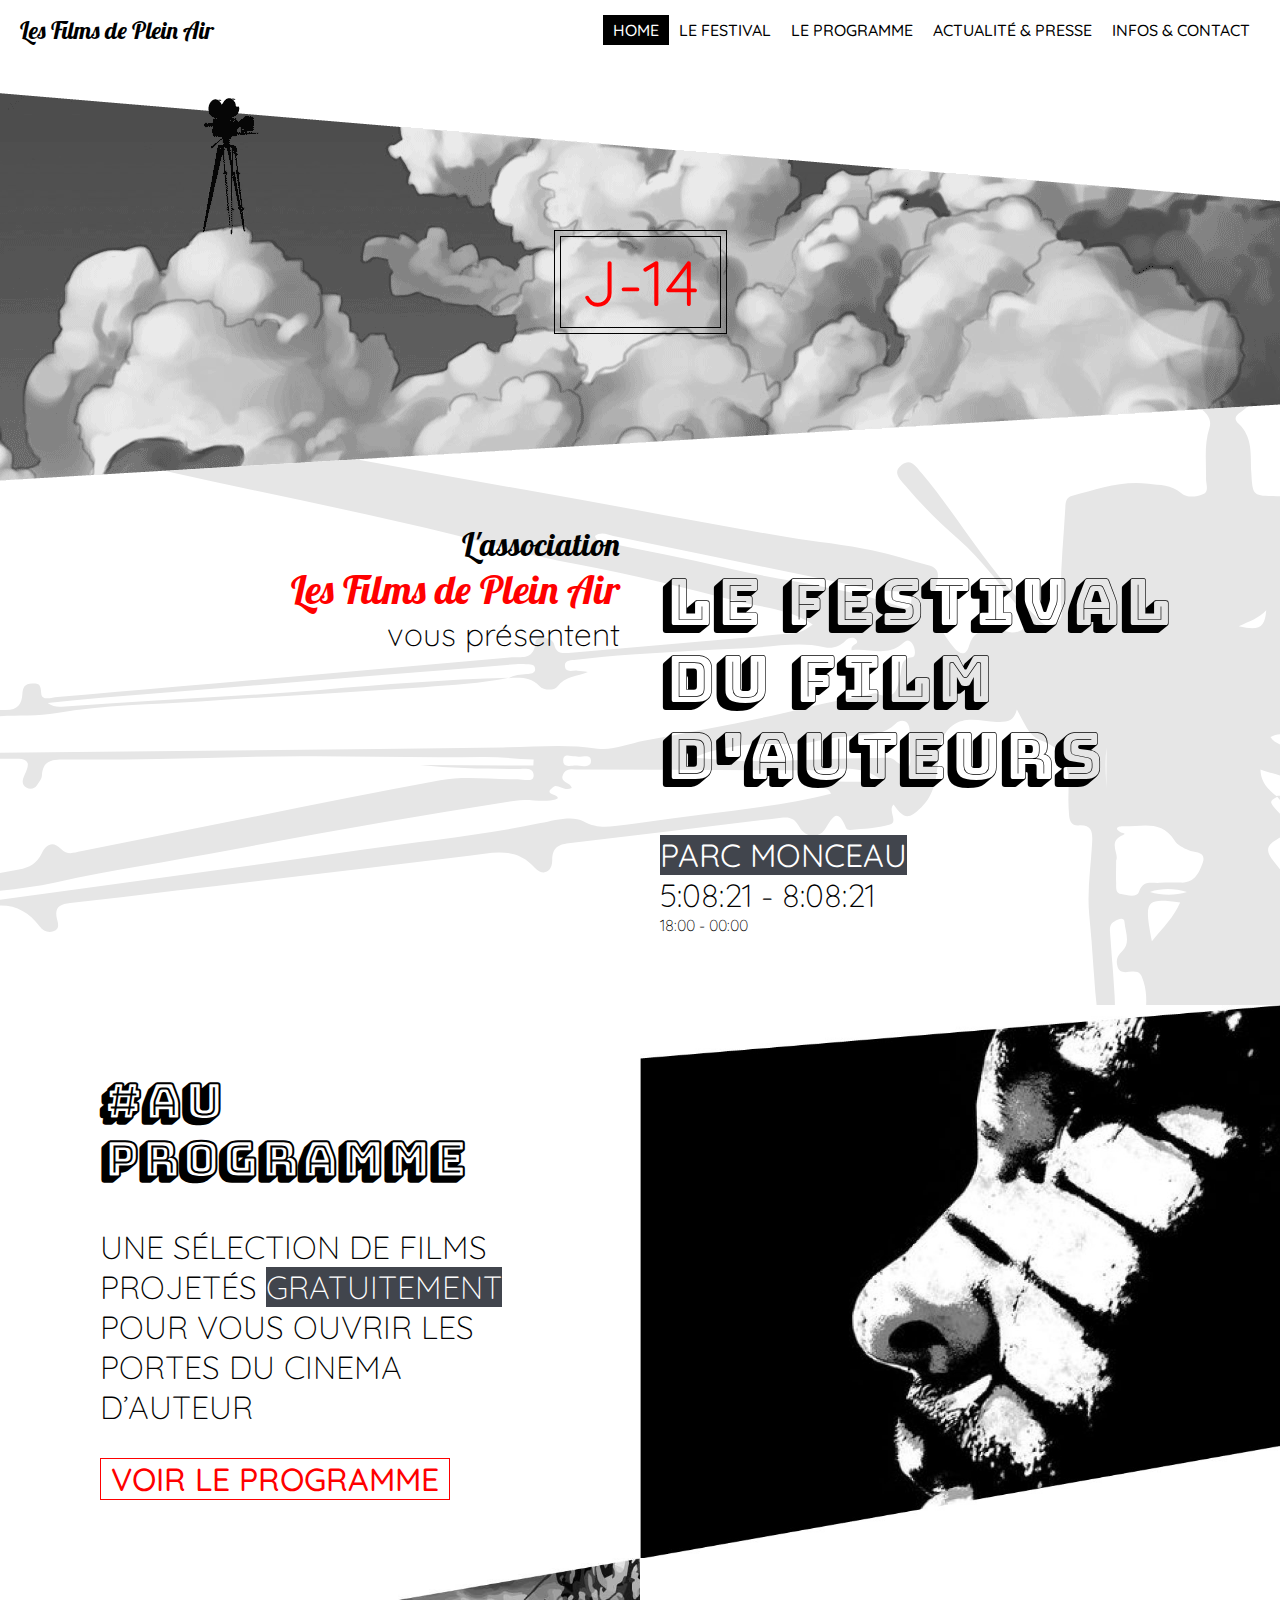
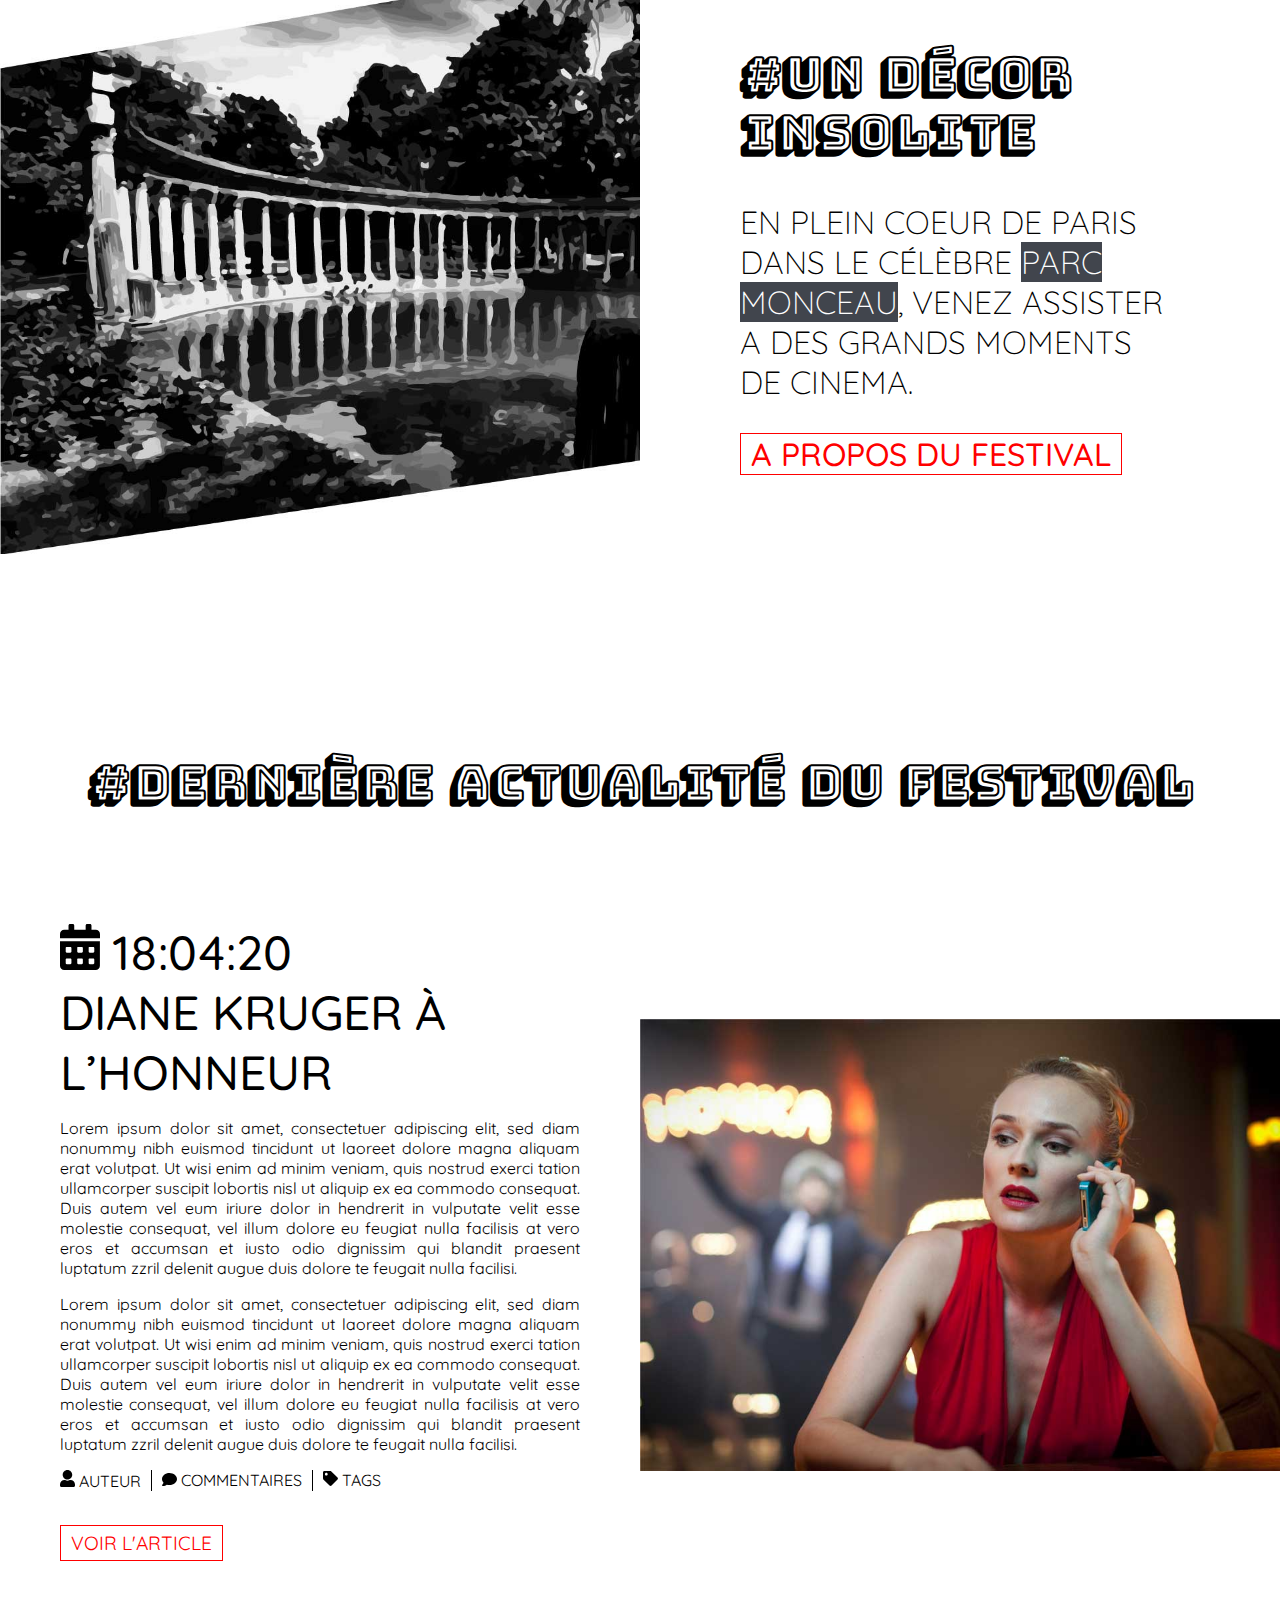
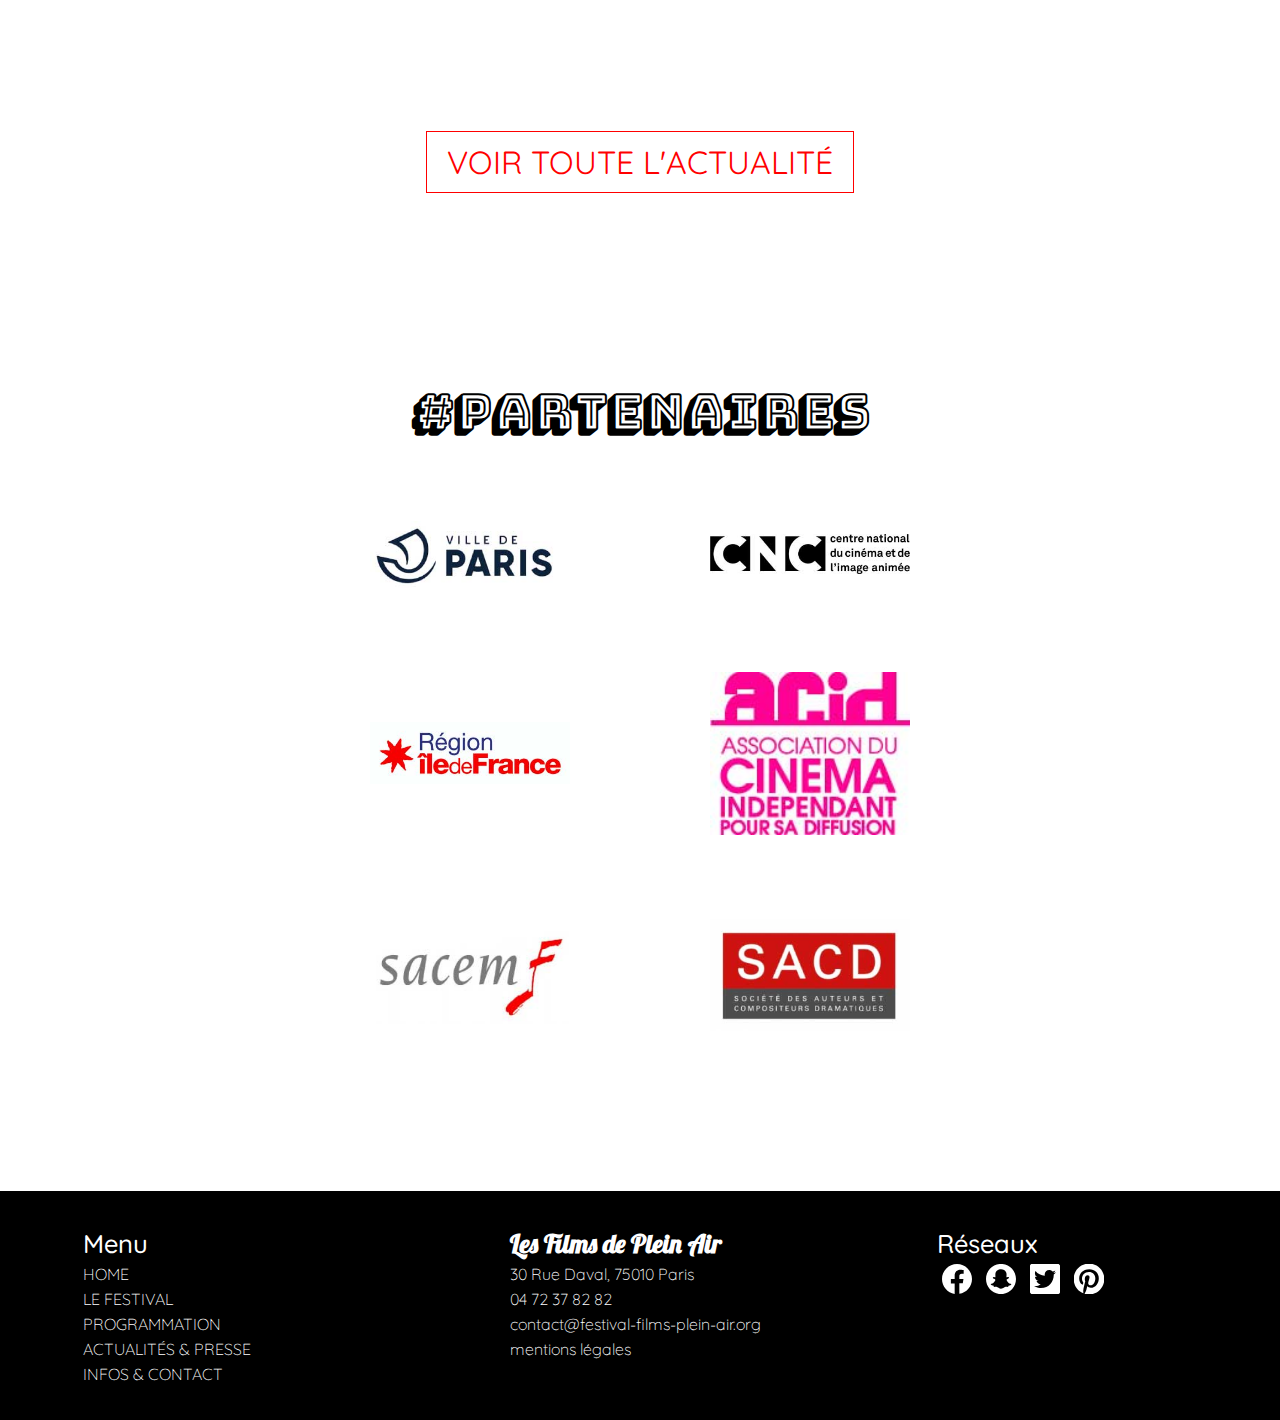
<file: index.html>
<!DOCTYPE html>
<html lang="fr">
<head>
    <meta charset="UTF-8">
    <meta name="viewport" content="initial-scale=1.0" />

    <link rel="stylesheet" href="assets/css/_app.css" />
    <link rel="stylesheet" href="assets/css/_header.css" />
    <link rel="stylesheet" href="assets/css/_footer.css" />

    <link rel="stylesheet" href="assets/css/home.css" />
    <link rel="stylesheet" href="assets/css/_section_news.css" />
    <link rel="stylesheet" href="assets/css/_heading.css" />

    <title>Les Films de Plein Air</title>
</head>
<body>
    <div id="global-container">
        <header>
            <div id="header-title">
                <a href="index.html">Les Films de Plein Air</a>
            </div>
            <nav>
                <div id="header-menu-button">
                    <img src="assets/img/picto_menu.svg" alt="" width="40"/>
                </div>
                <ul>
                    <li class="nav-active"><a href="index.html">HOME</a></li>
                    <li><a href="html/about.html">LE FESTIVAL</a></li>
                    <li><a href="html/program.html">LE PROGRAMME</a></li>
                    <li><a href="html/blog.html">ACTUALITÉ & PRESSE</a></li>
                    <li><a href="html/info.html">INFOS & CONTACT</a></li>
                </ul>
            </nav>
        </header>
        <section class="section-heading-image style-1">
            <h3><div>J-14</div></h3>
        </section>
        <section id="section-announcement" class="section-two-blocks">
            <div id="branding-block">
                <p>L'association</p>
                <p>Les Films de Plein Air</p>
                <p>vous présentent</p>
            </div>
            <div id="title-block">
                <p>
                    LE FESTIVAL<br />
                    DU FILM<br />
                    D'AUTEURS<br />
                </p>
                <p><mark>PARC MONCEAU</mark></p>
                <p>5:08:21 - 8:08:21</p>
                <p>18:00 - 00:00</p>
            </div>
        </section>
        <section class="section-two-blocks">
            <div class="section-content-block">
                <div>
                    <h2>#AU PROGRAMME</h2>
                    <p>UNE SÉLECTION DE FILMS PROJETÉS <mark>GRATUITEMENT</mark> POUR VOUS OUVRIR LES PORTES DU CINEMA D’AUTEUR</p>
                    <p>
                        <a href="html/program.html">VOIR LE PROGRAMME</a>
                    </p>
                </div>
            </div>
            <div class="section-image-block">
                <img src="assets/img/home_img_programme.jpg" alt="">
            </div>
        </section>
        <section class="section-two-blocks">
            <div class="section-image-block">
                <img src="assets/img/home_img_decor_insolite.jpg" alt="">
            </div>
            <div class="section-content-block">
                <div>
                    <h2>#UN DÉCOR INSOLITE</h2>
                    <p>EN PLEIN COEUR DE PARIS DANS LE CÉLÈBRE <mark>PARC MONCEAU</mark>, VENEZ ASSISTER A DES GRANDS MOMENTS DE CINEMA.</p>
                    <p>
                        <a href="html/about.html">A PROPOS DU FESTIVAL</a>
                    </p>
                </div>
            </div>
        </section>
        <section id="section-news">
            <h2>#DERNIÈRE ACTUALITÉ DU FESTIVAL</h2>
            <div class="section-news-article">
                <div class="section-content-block">
                    <div>
                        <h4><i><img src="assets/img/blog_picto_calendar.svg" alt="" width="40"></i> 18:04:20</h4>
                        <h3>DIANE KRUGER À L’HONNEUR</h3>
                        <p>
                            Lorem ipsum dolor sit amet, consectetuer adipiscing elit, sed diam nonummy nibh euismod tincidunt ut laoreet dolore magna aliquam erat volutpat. Ut wisi enim ad minim veniam, quis nostrud exerci tation ullamcorper suscipit lobortis nisl ut aliquip ex ea commodo consequat. Duis autem vel eum iriure dolor in hendrerit in vulputate velit esse molestie consequat, vel illum dolore eu feugiat nulla facilisis at vero eros et accumsan et iusto odio dignissim qui blandit praesent luptatum zzril delenit augue duis dolore te feugait nulla facilisi.
                        </p>
                        <p>
                            Lorem ipsum dolor sit amet, consectetuer adipiscing elit, sed diam nonummy nibh euismod tincidunt ut laoreet dolore magna aliquam erat volutpat. Ut wisi enim ad minim veniam, quis nostrud exerci tation ullamcorper suscipit lobortis nisl ut aliquip ex ea commodo consequat. Duis autem vel eum iriure dolor in hendrerit in vulputate velit esse molestie consequat, vel illum dolore eu feugiat nulla facilisis at vero eros et accumsan et iusto odio dignissim qui blandit praesent luptatum zzril delenit augue duis dolore te feugait nulla facilisi.
                        </p>
                        <ul>
                            <li class="blog-author"><i><img src="assets/img/blog_picto_user.svg" alt="" width="15"></i> AUTEUR</li>
                            <li class="blog-comment"><i><img src="assets/img/blog_picto_comment.svg" alt="" width="15"></i> COMMENTAIRES</li>
                            <li class="blog-tag"><i><img src="assets/img/blog_picto_tag.svg" alt="" width="15"></i> TAGS</li>
                        </ul>
                        <p class="blog-link">
                            <a href="html/article_diane_kruger.html">VOIR L'ARTICLE</a>
                        </p>
                    </div>
                </div>
                <div class="section-image-block">
                    <img src="assets/img/home_img_article_diane_kruger.jpg" alt="">
                </div>
            </div>
            <div id="section-news-link">
                <a href="html/blog.html">VOIR TOUTE L'ACTUALITÉ</a>
            </div>
        </section>
        <section id="section-partners" class="section-one-block">
            <h2>#PARTENAIRES</h2>
            <ul>
                <li><img src="assets/img/branding_partner_ville_paris.jpg" alt="" width="200px"></li>
                <li><img src="assets/img/branding_partner_cnc.jpg" alt="" width="200px"></li>
                <li><img src="assets/img/branding_partner_region_idf.jpg" alt="" width="200px"></li>
                <li><img src="assets/img/branding_partner_acid.jpg" alt="" width="200px"></li>
                <li><img src="assets/img/branding_partner_sacem.jpg" alt="" width="200px"></li>
                <li><img src="assets/img/branding_partner_sacd.jpg" alt="" width="200px"></li>
            </ul>
        </section>
        <footer>
            <div id="footer-nav">
                <ul>
                    <li class="footer-block-heading">Menu</li>
                    <li><a href="index.html">HOME</a></li>
                    <li><a href="html/about.html">LE FESTIVAL</a></li>
                    <li><a href="html/program.html">PROGRAMMATION</a></li>
                    <li><a href="html/blog.html">ACTUALITÉS & PRESSE</a></li>
                    <li><a href="html/info.html">INFOS & CONTACT</a></li>
                </ul>
            </div>
            <div id="footer-contact">
                <ul>
                    <li class="footer-block-heading">Les Films de Plein Air</li>
                    <li>30 Rue Daval, 75010 Paris</li>
                    <li>04 72 37 82 82</li>
                    <li>contact@festival-films-plein-air.org</li>
                    <li><a href="#">mentions légales</a></li>
                </ul>
            </div>
            <div id="footer-social">
                <ul>
                    <li class="footer-block-heading">Réseaux</li>
                    <li>
                        <a href="#"><img src="assets/img/social_facebook.svg" alt="facebook-link" width="30"/></a>
                        <a href="#"><img src="assets/img/social_snapshat.svg" alt="snapshat-link" width="30"/></a>
                        <a href="#"><img src="assets/img/social_twitter.svg" alt="twitter-link" width="30"/></a>
                        <a href="#"><img src="assets/img/social_pinterest.svg" alt="pinterest-link" width="30"/></a>
                    </li>
                </ul>
            </div>
        </footer>
    </div>
</body>
</html>
</file>
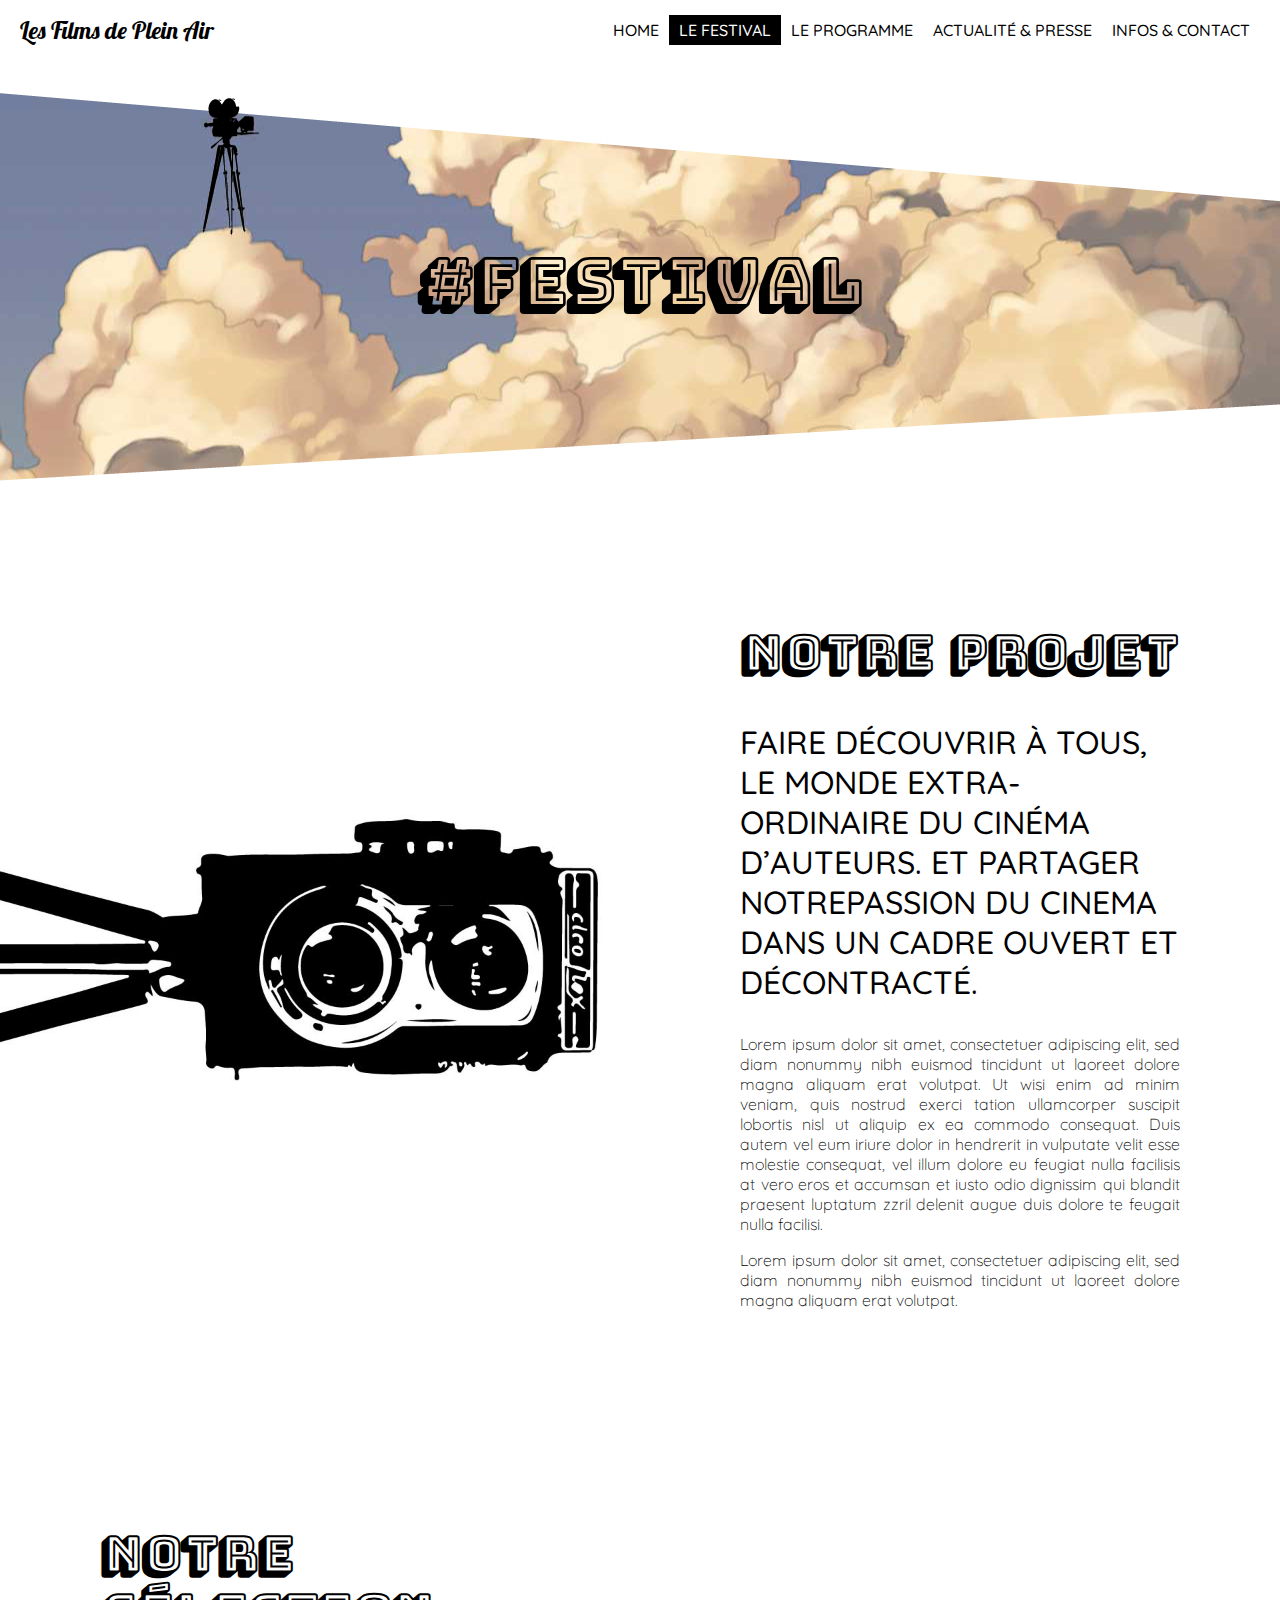
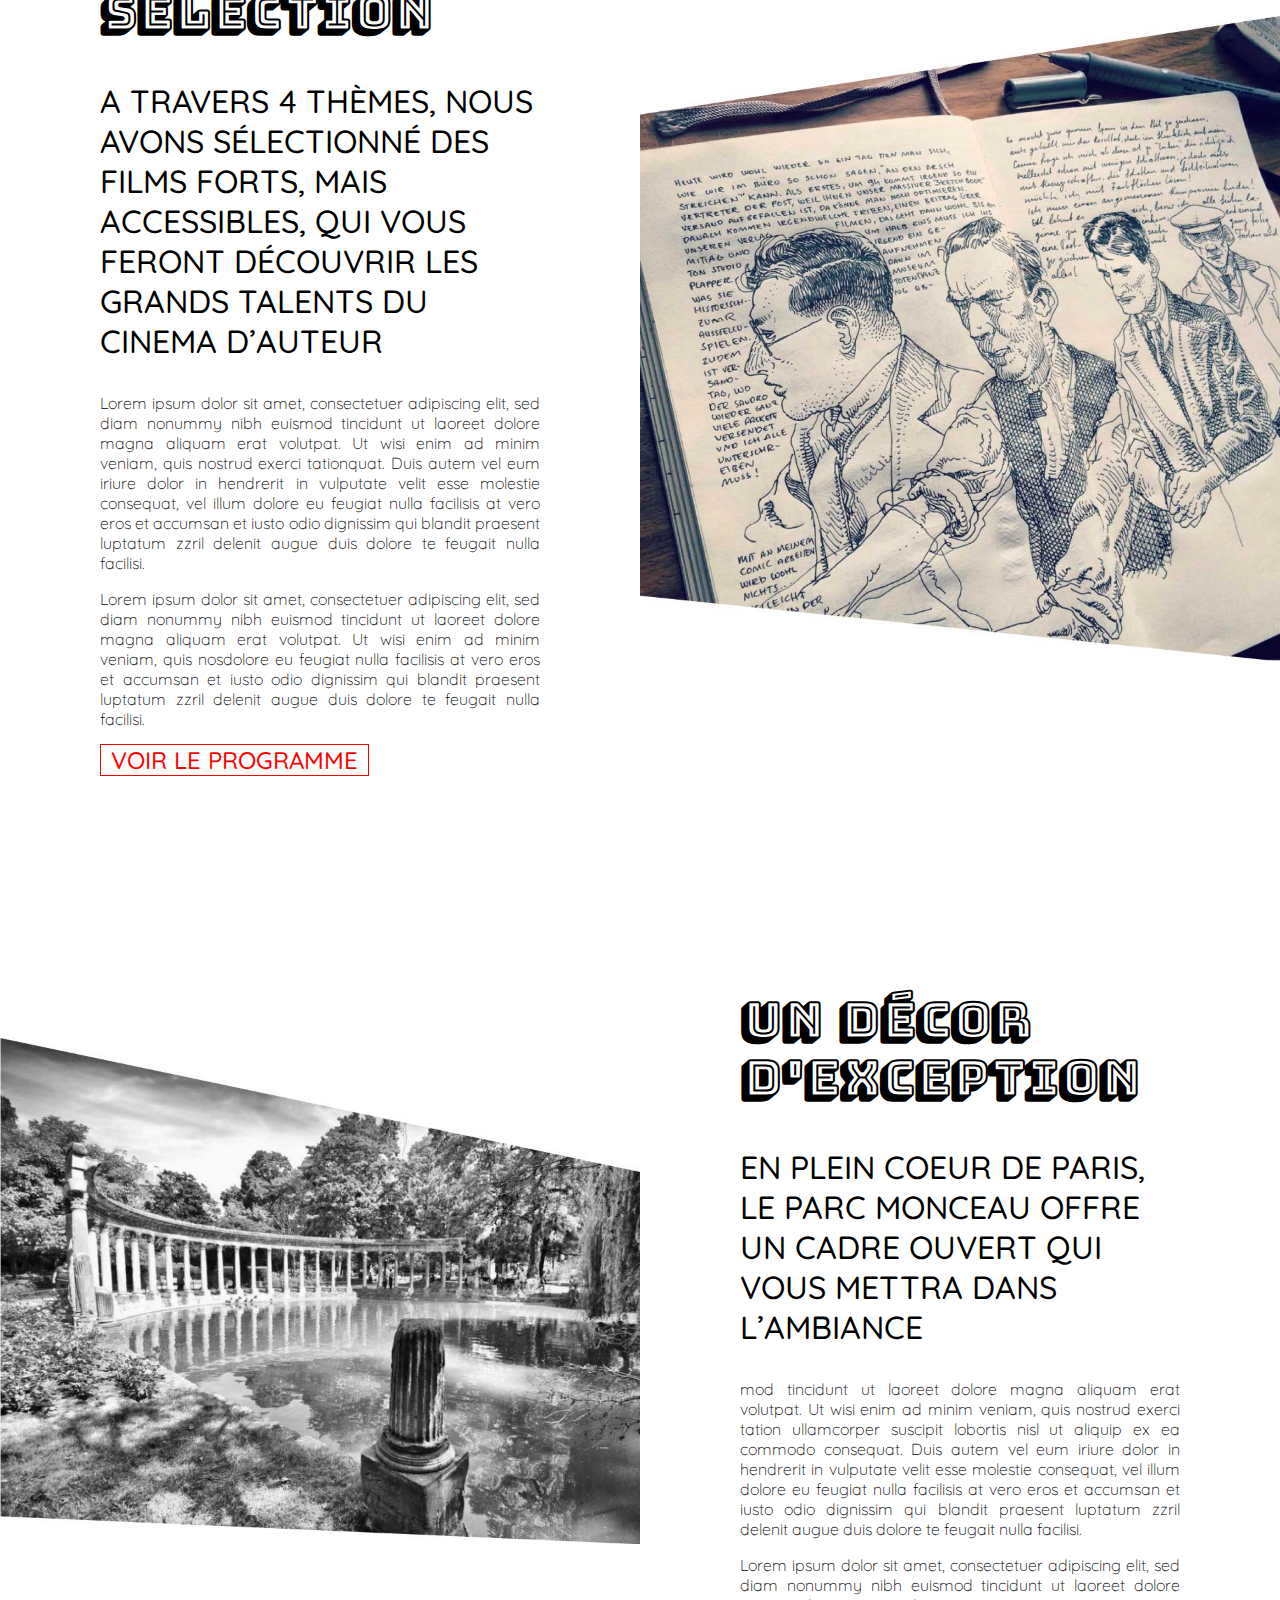
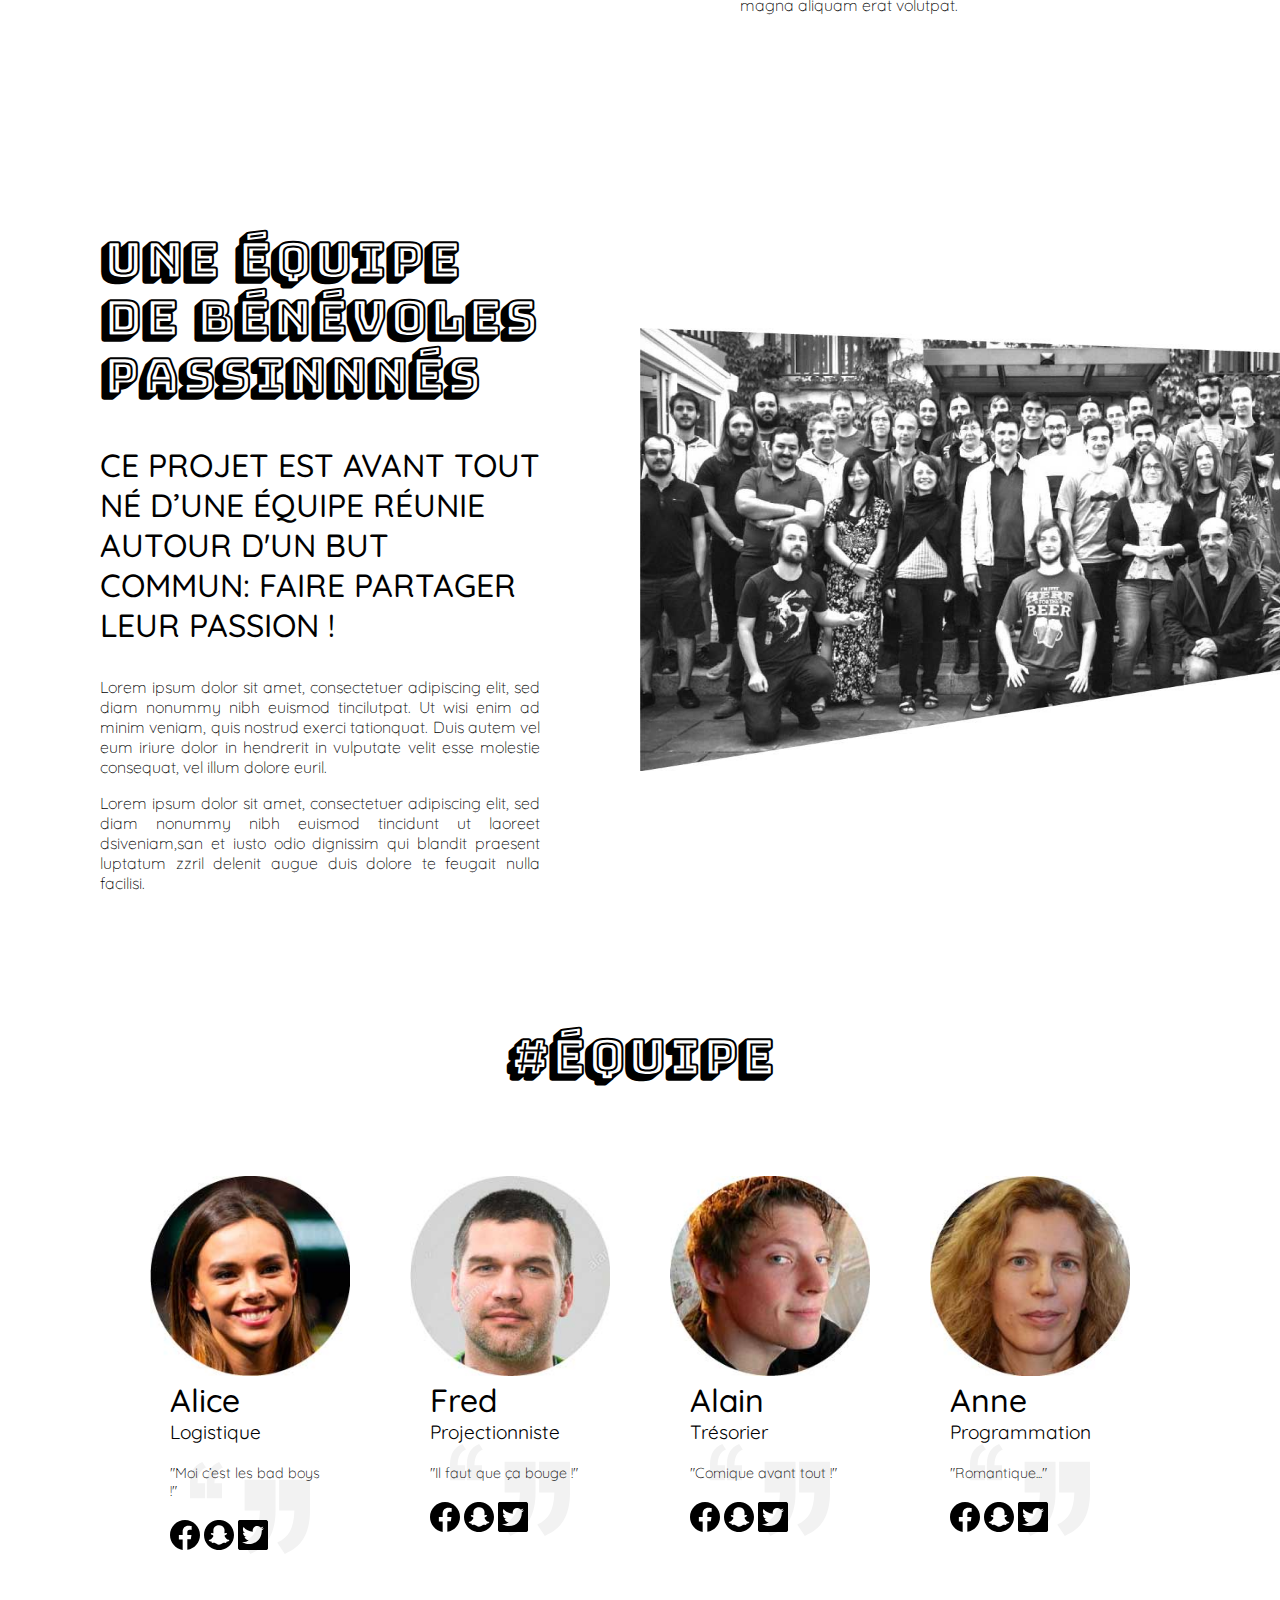
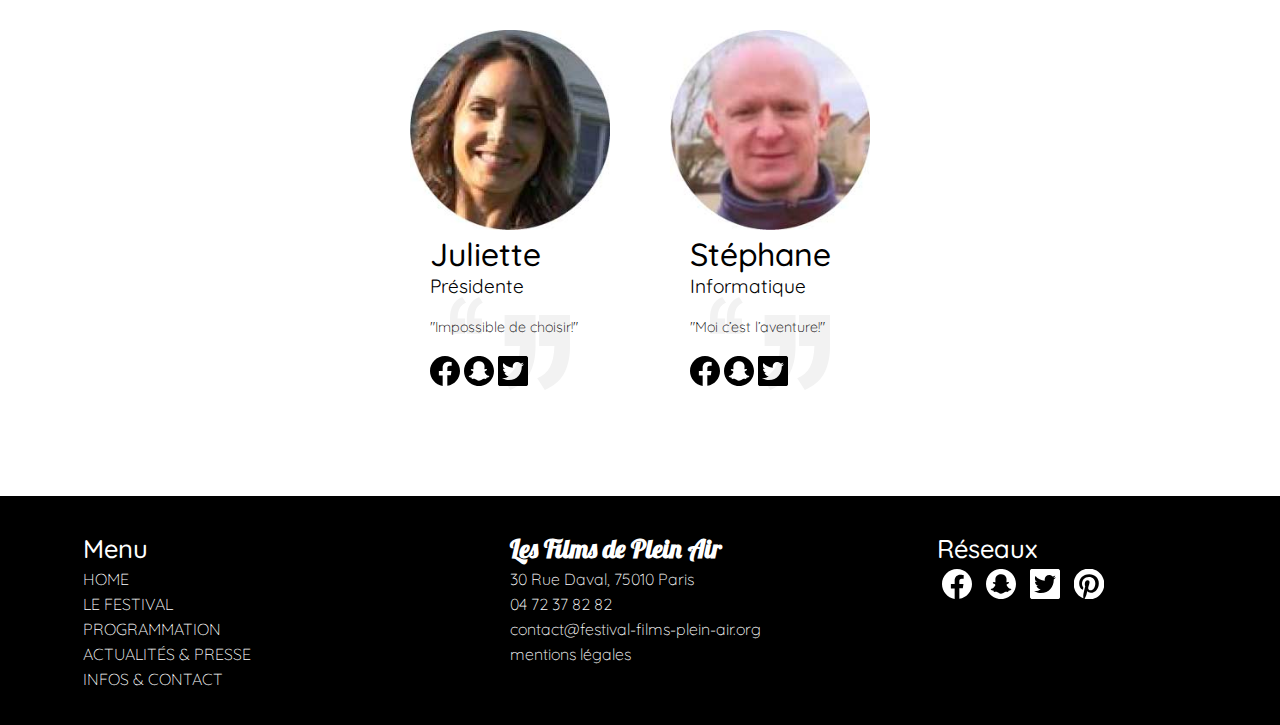
<file: html/about.html>
<!DOCTYPE html>
<html lang="en">
<head>
    <meta charset="UTF-8">
    <meta name="viewport" content="initial-scale=1.0" />

    <link rel="stylesheet" href="../assets/css/_app.css" />
    <link rel="stylesheet" href="../assets/css/_header.css" />
    <link rel="stylesheet" href="../assets/css/_footer.css" />

    <link rel="stylesheet" href="../assets/css/about.css" />
    <link rel="stylesheet" href="../assets/css/_heading.css" />

    <title>A Propos</title>
</head>
<body>
    <div id="global-container">
        <header>
            <div id="header-title">
                <a href="../index.html">Les Films de Plein Air</a>
            </div>
            <nav>
                <div id="header-menu-button">
                    <img src="../assets/img/picto_menu.svg" alt="" width="40"/>
                </div>
                <ul>
                    <li><a href="../index.html">HOME</a></li>
                    <li class="nav-active"><a href="about.html">LE FESTIVAL</a></li>
                    <li><a href="program.html">LE PROGRAMME</a></li>
                    <li><a href="blog.html">ACTUALITÉ & PRESSE</a></li>
                    <li><a href="info.html">INFOS & CONTACT</a></li>
                </ul>
            </nav>
        </header>
        <section class="section-heading-image style-3">
            <h3>#FESTIVAL</h3>
        </section>
        <section class="section-two-blocks">
            <div class="section-image-block">
                <img src="../assets/img/about_img_projet.jpg" alt="">
            </div>
            <div class="section-content-block">
                <div>
                    <h2>NOTRE PROJET</h2>
                    <h3>
                        FAIRE DÉCOUVRIR À TOUS, LE MONDE EXTRA-ORDINAIRE DU CINÉMA D’AUTEURS. ET PARTAGER NOTREPASSION DU CINEMA DANS UN CADRE OUVERT ET DÉCONTRACTÉ.
                    </h3>
                    <p>
                        Lorem ipsum dolor sit amet, consectetuer adipiscing elit, sed diam nonummy nibh euismod tincidunt ut laoreet dolore magna aliquam erat volutpat. Ut wisi enim ad minim veniam, quis nostrud exerci tation ullamcorper suscipit lobortis nisl ut aliquip ex ea commodo consequat. Duis autem vel eum iriure dolor in hendrerit in vulputate velit esse molestie consequat, vel illum dolore eu feugiat nulla facilisis at vero eros et accumsan et iusto odio dignissim qui blandit praesent luptatum zzril delenit augue duis dolore te feugait nulla facilisi.
                    </p>
                    <p>
                        Lorem ipsum dolor sit amet, consectetuer adipiscing elit, sed diam nonummy nibh euismod tincidunt ut laoreet dolore magna aliquam erat volutpat.
                    </p>
                </div>
            </div>
        </section>
        <section class="section-two-blocks">
            <div class="section-content-block">
                <div>
                    <h2>NOTRE SÉLECTION</h2>
                    <h3>
                        A TRAVERS 4 THÈMES, NOUS AVONS SÉLECTIONNÉ DES FILMS FORTS, MAIS ACCESSIBLES, QUI VOUS FERONT DÉCOUVRIR LES GRANDS TALENTS DU CINEMA D’AUTEUR
                    </h3>
                    <p>
                        Lorem ipsum dolor sit amet, consectetuer adipiscing elit, sed diam nonummy nibh euismod tincidunt ut laoreet dolore magna aliquam erat volutpat. Ut wisi enim ad minim veniam, quis nostrud exerci tationquat. Duis autem vel eum iriure dolor in hendrerit in vulputate velit esse molestie consequat, vel illum dolore eu feugiat nulla facilisis at vero eros et accumsan et iusto odio dignissim qui blandit praesent luptatum zzril delenit augue duis dolore te feugait nulla facilisi.
                    </p>
                    <p>
                        Lorem ipsum dolor sit amet, consectetuer adipiscing elit, sed diam nonummy nibh euismod tincidunt ut laoreet dolore magna aliquam erat volutpat. Ut wisi enim ad minim veniam, quis nosdolore eu feugiat nulla facilisis at vero eros et accumsan et iusto odio dignissim qui blandit praesent luptatum zzril delenit augue duis dolore te feugait nulla facilisi.
                    </p>
                    <p>
                        <a href="program.html">VOIR LE PROGRAMME</a>
                    </p>
                </div>
            </div>
            <div class="section-image-block">
                <img src="../assets/img/about_img_selection.jpg" alt="">
            </div>
        </section>
        <section class="section-two-blocks">
            <div class="section-image-block">
                <img src="../assets/img/about_img_decor.jpg" alt="">
            </div>
            <div class="section-content-block">
                <div>
                    <h2>UN DÉCOR D'EXCEPTION</h2>
                    <h3>
                        EN PLEIN COEUR DE PARIS, LE PARC MONCEAU OFFRE UN CADRE OUVERT QUI VOUS METTRA DANS L’AMBIANCE
                    </h3>
                    <p>
                        mod tincidunt ut laoreet dolore magna aliquam erat volutpat. Ut wisi enim ad minim veniam, quis nostrud exerci tation ullamcorper suscipit lobortis nisl ut aliquip ex ea commodo consequat. Duis autem vel eum iriure dolor in hendrerit in vulputate velit esse molestie consequat, vel illum dolore eu feugiat nulla facilisis at vero eros et accumsan et iusto odio dignissim qui blandit praesent luptatum zzril delenit augue duis dolore te feugait nulla facilisi.
                    </p>
                    <p>
                        Lorem ipsum dolor sit amet, consectetuer adipiscing elit, sed diam nonummy nibh euismod tincidunt ut laoreet dolore magna aliquam erat volutpat.
                    </p>
                </div>
            </div>
        </section>
        <section class="section-two-blocks">
            <div class="section-content-block">
                <div>
                    <h2>UNE ÉQUIPE DE BÉNÉVOLES PASSINNNÉS</h2>
                    <h3>
                        CE PROJET EST AVANT TOUT NÉ D’UNE ÉQUIPE RÉUNIE AUTOUR D'UN BUT COMMUN: FAIRE PARTAGER LEUR PASSION !
                    </h3>
                    <p>
                        Lorem ipsum dolor sit amet, consectetuer adipiscing elit, sed diam nonummy nibh euismod tincilutpat. Ut wisi enim ad minim veniam, quis nostrud exerci tationquat. Duis autem vel eum iriure dolor in hendrerit in vulputate velit esse molestie consequat, vel illum dolore euril.
                    </p>
                    <p>
                        Lorem ipsum dolor sit amet, consectetuer adipiscing elit, sed diam nonummy nibh euismod tincidunt ut laoreet dsiveniam,san et iusto odio dignissim qui blandit praesent luptatum zzril delenit augue duis dolore te feugait nulla facilisi.
                    </p>
                </div>
            </div>
            <div class="section-image-block">
                <img src="../assets/img/about_img_team.jpg" alt="">
            </div>
        </section>
        <section class="section-one-block">
            <h2>#ÉQUIPE</h2>
            <ul class="about-card">
                <li>
                    <div class="card-image">
                        <img src="../assets/img/about_team_alice.jpg" alt="">
                    </div>
                    <div class="card-content">
                        <h4>Alice</h4>
                        <p class="card-job">Logistique</p>
                        <p class="card-word">"Moi c’est les bad boys !"</p>
                        <p class="card-social">
                            <a href="#"><img src="../assets/img/social_facebook_black.svg" alt="facebook-link" width="30"/></a>
                            <a href="#"><img src="../assets/img/social_snapshat_black.svg" alt="snapshat-link" width="30"/></a>
                            <a href="#"><img src="../assets/img/social_twitter_black.svg" alt="twitter-link" width="30"/></a>
                        </p>
                    </div>
                </li>
                <li>
                    <div class="card-image">
                        <img src="../assets/img/about_team_fred.jpg" alt="">
                    </div>
                    <div class="card-content">
                        <h4>Fred</h4>
                        <p class="card-job">Projectionniste</p>
                        <p class="card-word">"Il faut que ça bouge !"</p>
                        <p class="card-social">
                            <a href="#"><img src="../assets/img/social_facebook_black.svg" alt="facebook-link" width="30"/></a>
                            <a href="#"><img src="../assets/img/social_snapshat_black.svg" alt="snapshat-link" width="30"/></a>
                            <a href="#"><img src="../assets/img/social_twitter_black.svg" alt="twitter-link" width="30"/></a>
                        </p>
                    </div>
                </li>
                <li>
                    <div class="card-image">
                        <img src="../assets/img/about_team_alain.jpg" alt="">
                    </div>
                    <div class="card-content">
                        <h4>Alain</h4>
                        <p class="card-job">Trésorier</p>
                        <p class="card-word">"Comique avant tout !"</p>
                        <p class="card-social">
                            <a href="#"><img src="../assets/img/social_facebook_black.svg" alt="facebook-link" width="30"/></a>
                            <a href="#"><img src="../assets/img/social_snapshat_black.svg" alt="snapshat-link" width="30"/></a>
                            <a href="#"><img src="../assets/img/social_twitter_black.svg" alt="twitter-link" width="30"/></a>
                        </p>
                    </div>
                </li>
                <li>
                    <div class="card-image">
                        <img src="../assets/img/about_team_anne.jpg" alt="">
                    </div>
                    <div class="card-content">
                        <h4>Anne</h4>
                        <p class="card-job">Programmation</p>
                        <p class="card-word">"Romantique..."</p>
                        <p class="card-social">
                            <a href="#"><img src="../assets/img/social_facebook_black.svg" alt="facebook-link" width="30"/></a>
                            <a href="#"><img src="../assets/img/social_snapshat_black.svg" alt="snapshat-link" width="30"/></a>
                            <a href="#"><img src="../assets/img/social_twitter_black.svg" alt="twitter-link" width="30"/></a>
                        </p>
                    </div>
                </li>
                <li>
                    <div class="card-image">
                        <img src="../assets/img/about_team_juliette.jpg" alt="">
                    </div>
                    <div class="card-content">
                        <h4>Juliette</h4>
                        <p class="card-job">Présidente</p>
                        <p class="card-word">"Impossible de choisir!"</p>
                        <p class="card-social">
                            <a href="#"><img src="../assets/img/social_facebook_black.svg" alt="facebook-link" width="30"/></a>
                            <a href="#"><img src="../assets/img/social_snapshat_black.svg" alt="snapshat-link" width="30"/></a>
                            <a href="#"><img src="../assets/img/social_twitter_black.svg" alt="twitter-link" width="30"/></a>
                        </p>
                    </div>
                </li>
                <li>
                    <div class="card-image">
                        <img src="../assets/img/about_team_stephane.jpg" alt="">
                    </div>
                    <div class="card-content">
                        <h4>Stéphane</h4>
                        <p class="card-job">Informatique</p>
                        <p class="card-word">"Moi c’est l’aventure!"</p>
                        <p class="card-social">
                            <a href="#"><img src="../assets/img/social_facebook_black.svg" alt="facebook-link" width="30"/></a>
                            <a href="#"><img src="../assets/img/social_snapshat_black.svg" alt="snapshat-link" width="30"/></a>
                            <a href="#"><img src="../assets/img/social_twitter_black.svg" alt="twitter-link" width="30"/></a>
                        </p>
                    </div>
                </li>
            </ul>
        </section>
        <footer>
            <div id="footer-nav">
                <ul>
                    <li class="footer-block-heading">Menu</li>
                    <li><a href="../index.html">HOME</a></li>
                    <li><a href="about.html">LE FESTIVAL</a></li>
                    <li><a href="program.html">PROGRAMMATION</a></li>
                    <li><a href="blog.html">ACTUALITÉS & PRESSE</a></li>
                    <li><a href="info.html">INFOS & CONTACT</a></li>
                </ul>
            </div>
            <div id="footer-contact">
                <ul>
                    <li class="footer-block-heading">Les Films de Plein Air</li>
                    <li>30 Rue Daval, 75010 Paris</li>
                    <li>04 72 37 82 82</li>
                    <li>contact@festival-films-plein-air.org</li>
                    <li><a href="#">mentions légales</a></li>
                </ul>
            </div>
            <div id="footer-social">
                <ul>
                    <li class="footer-block-heading">Réseaux</li>
                    <li>
                        <a href="#"><img src="../assets/img/social_facebook.svg" alt="facebook-link" width="30"/></a>
                        <a href="#"><img src="../assets/img/social_snapshat.svg" alt="snapshat-link" width="30"/></a>
                        <a href="#"><img src="../assets/img/social_twitter.svg" alt="twitter-link" width="30"/></a>
                        <a href="#"><img src="../assets/img/social_pinterest.svg" alt="pinterest-link" width="30"/></a>
                    </li>
                </ul>
            </div>
        </footer>
    </div>
</body>
</html>
</file>
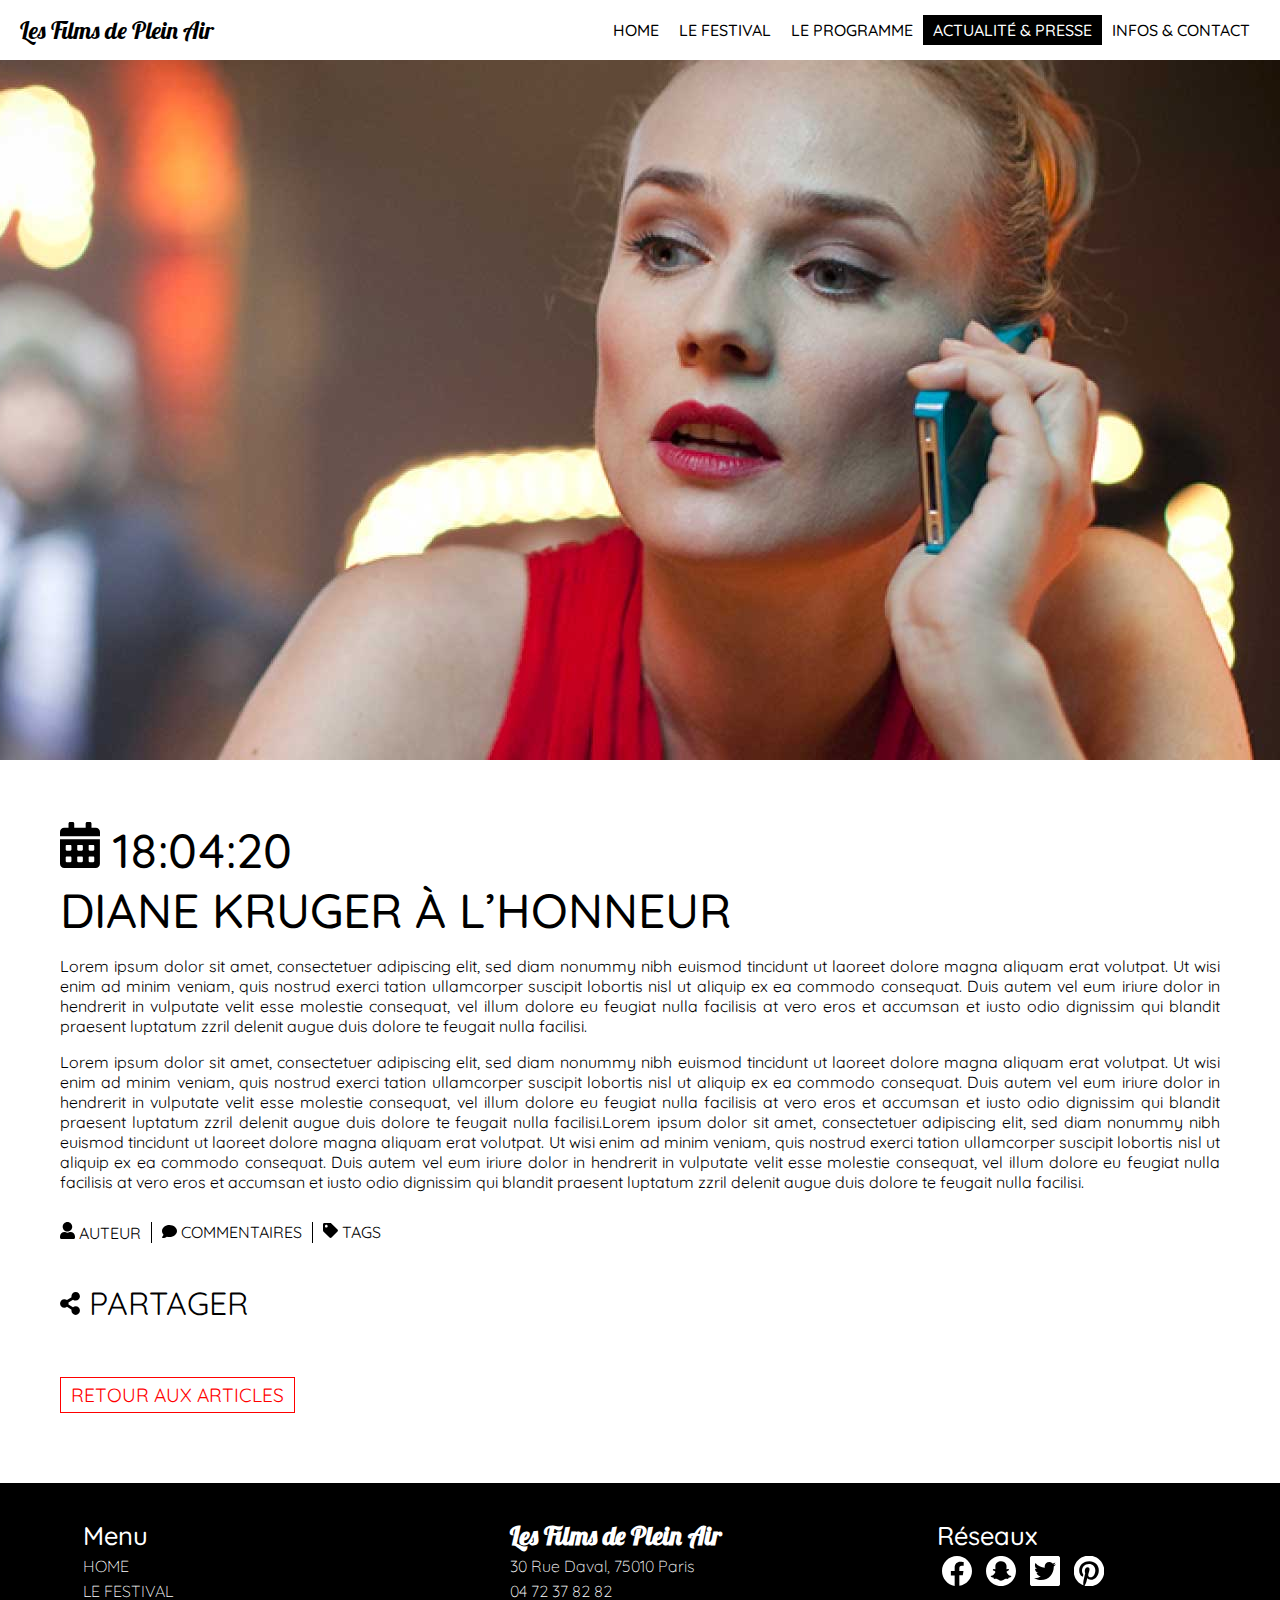
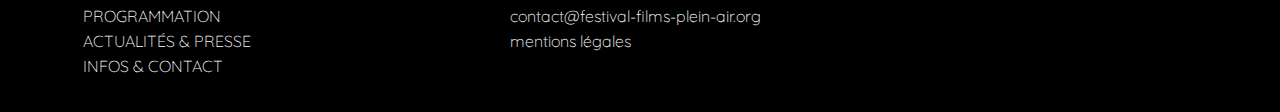
<file: html/article_diane_kruger.html>
<!DOCTYPE html>
<html lang="en">
<head>
    <meta charset="UTF-8">
    <meta name="viewport" content="initial-scale=1.0" />

    <link rel="stylesheet" href="../assets/css/_app.css" />
    <link rel="stylesheet" href="../assets/css/_header.css" />
    <link rel="stylesheet" href="../assets/css/_footer.css" />

    <link rel="stylesheet" href="../assets/css/article.css" />
    <link rel="stylesheet" href="../assets/css/_heading.css" />

    <title>Article</title>
</head>
<body>
    <div id="global-container">
        <header>
            <div id="header-title">
                <a href="../index.html">Les Films de Plein Air</a>
            </div>
            <nav>
                <div id="header-menu-button">
                    <img src="../assets/img/picto_menu.svg" alt="" width="40"/>
                </div>
                <ul>
                    <li><a href="../index.html">HOME</a></li>
                    <li><a href="about.html">LE FESTIVAL</a></li>
                    <li><a href="#">LE PROGRAMME</a></li>
                    <li class="nav-active"><a href="blog.html">ACTUALITÉ & PRESSE</a></li>
                    <li><a href="info.html">INFOS & CONTACT</a></li>
                </ul>
            </nav>
        </header>
        <section class="section-heading-image style-2 section-program">
        </section>
        <section id="section-article">
            <h4><i><img src="../assets/img/blog_picto_calendar.svg" alt="" width="40"></i> 18:04:20</h4>
            <h3>DIANE KRUGER À L’HONNEUR</h3>
            <p>
                Lorem ipsum dolor sit amet, consectetuer adipiscing elit, sed diam nonummy nibh euismod tincidunt ut laoreet dolore magna aliquam erat volutpat. Ut wisi enim ad minim veniam, quis nostrud exerci tation ullamcorper suscipit lobortis nisl ut aliquip ex ea commodo consequat. Duis autem vel eum iriure dolor in hendrerit in vulputate velit esse molestie consequat, vel illum dolore eu feugiat nulla facilisis at vero eros et accumsan et iusto odio dignissim qui blandit praesent luptatum zzril delenit augue duis dolore te feugait nulla facilisi.
            </p>
            <p>
                Lorem ipsum dolor sit amet, consectetuer adipiscing elit, sed diam nonummy nibh euismod tincidunt ut laoreet dolore magna aliquam erat volutpat. Ut wisi enim ad minim veniam, quis nostrud exerci tation ullamcorper suscipit lobortis nisl ut aliquip ex ea commodo consequat. Duis autem vel eum iriure dolor in hendrerit in vulputate velit esse molestie consequat, vel illum dolore eu feugiat nulla facilisis at vero eros et accumsan et iusto odio dignissim qui blandit praesent luptatum zzril delenit augue duis dolore te feugait nulla facilisi.Lorem ipsum dolor sit amet, consectetuer adipiscing elit, sed diam nonummy nibh euismod tincidunt ut laoreet dolore magna aliquam erat volutpat. Ut wisi enim ad minim veniam, quis nostrud exerci tation ullamcorper suscipit lobortis nisl ut aliquip ex ea commodo consequat. Duis autem vel eum iriure dolor in hendrerit in vulputate velit esse molestie consequat, vel illum dolore eu feugiat nulla facilisis at vero eros et accumsan et iusto odio dignissim qui blandit praesent luptatum zzril delenit augue duis dolore te feugait nulla facilisi.
            </p>
            <ul>
                <li class="blog-author"><i><img src="../assets/img/blog_picto_user.svg" alt="" width="15"></i> AUTEUR</li>
                <li class="blog-comment"><i><img src="../assets/img/blog_picto_comment.svg" alt="" width="15"></i> COMMENTAIRES</li>
                <li class="blog-tag"><i><img src="../assets/img/blog_picto_tag.svg" alt="" width="15"></i> TAGS</li>
            </ul>
            <p class="share">
                <a href="#"><i><img src="../assets/img/picto_share.svg" alt="" width="20"></i> PARTAGER</a>
            </p>
            <p class="article-link">
                <a href="blog.html">RETOUR AUX ARTICLES</a>
            </p>
        </section>
        <footer>
            <div id="footer-nav">
                <ul>
                    <li class="footer-block-heading">Menu</li>
                    <li><a href="../index.html">HOME</a></li>
                    <li><a href="about.html">LE FESTIVAL</a></li>
                    <li><a href="program.html">PROGRAMMATION</a></li>
                    <li><a href="blog.html">ACTUALITÉS & PRESSE</a></li>
                    <li><a href="info.html">INFOS & CONTACT</a></li>
                </ul>
            </div>
            <div id="footer-contact">
                <ul>
                    <li class="footer-block-heading">Les Films de Plein Air</li>
                    <li>30 Rue Daval, 75010 Paris</li>
                    <li>04 72 37 82 82</li>
                    <li>contact@festival-films-plein-air.org</li>
                    <li><a href="#">mentions légales</a></li>
                </ul>
            </div>
            <div id="footer-social">
                <ul>
                    <li class="footer-block-heading">Réseaux</li>
                    <li>
                        <a href="#"><img src="../assets/img/social_facebook.svg" alt="facebook-link" width="30"/></a>
                        <a href="#"><img src="../assets/img/social_snapshat.svg" alt="snapshat-link" width="30"/></a>
                        <a href="#"><img src="../assets/img/social_twitter.svg" alt="twitter-link" width="30"/></a>
                        <a href="#"><img src="../assets/img/social_pinterest.svg" alt="pinterest-link" width="30"/></a>
                    </li>
                </ul>
            </div>
        </footer>
    </div>
</body>
</html>
</file>
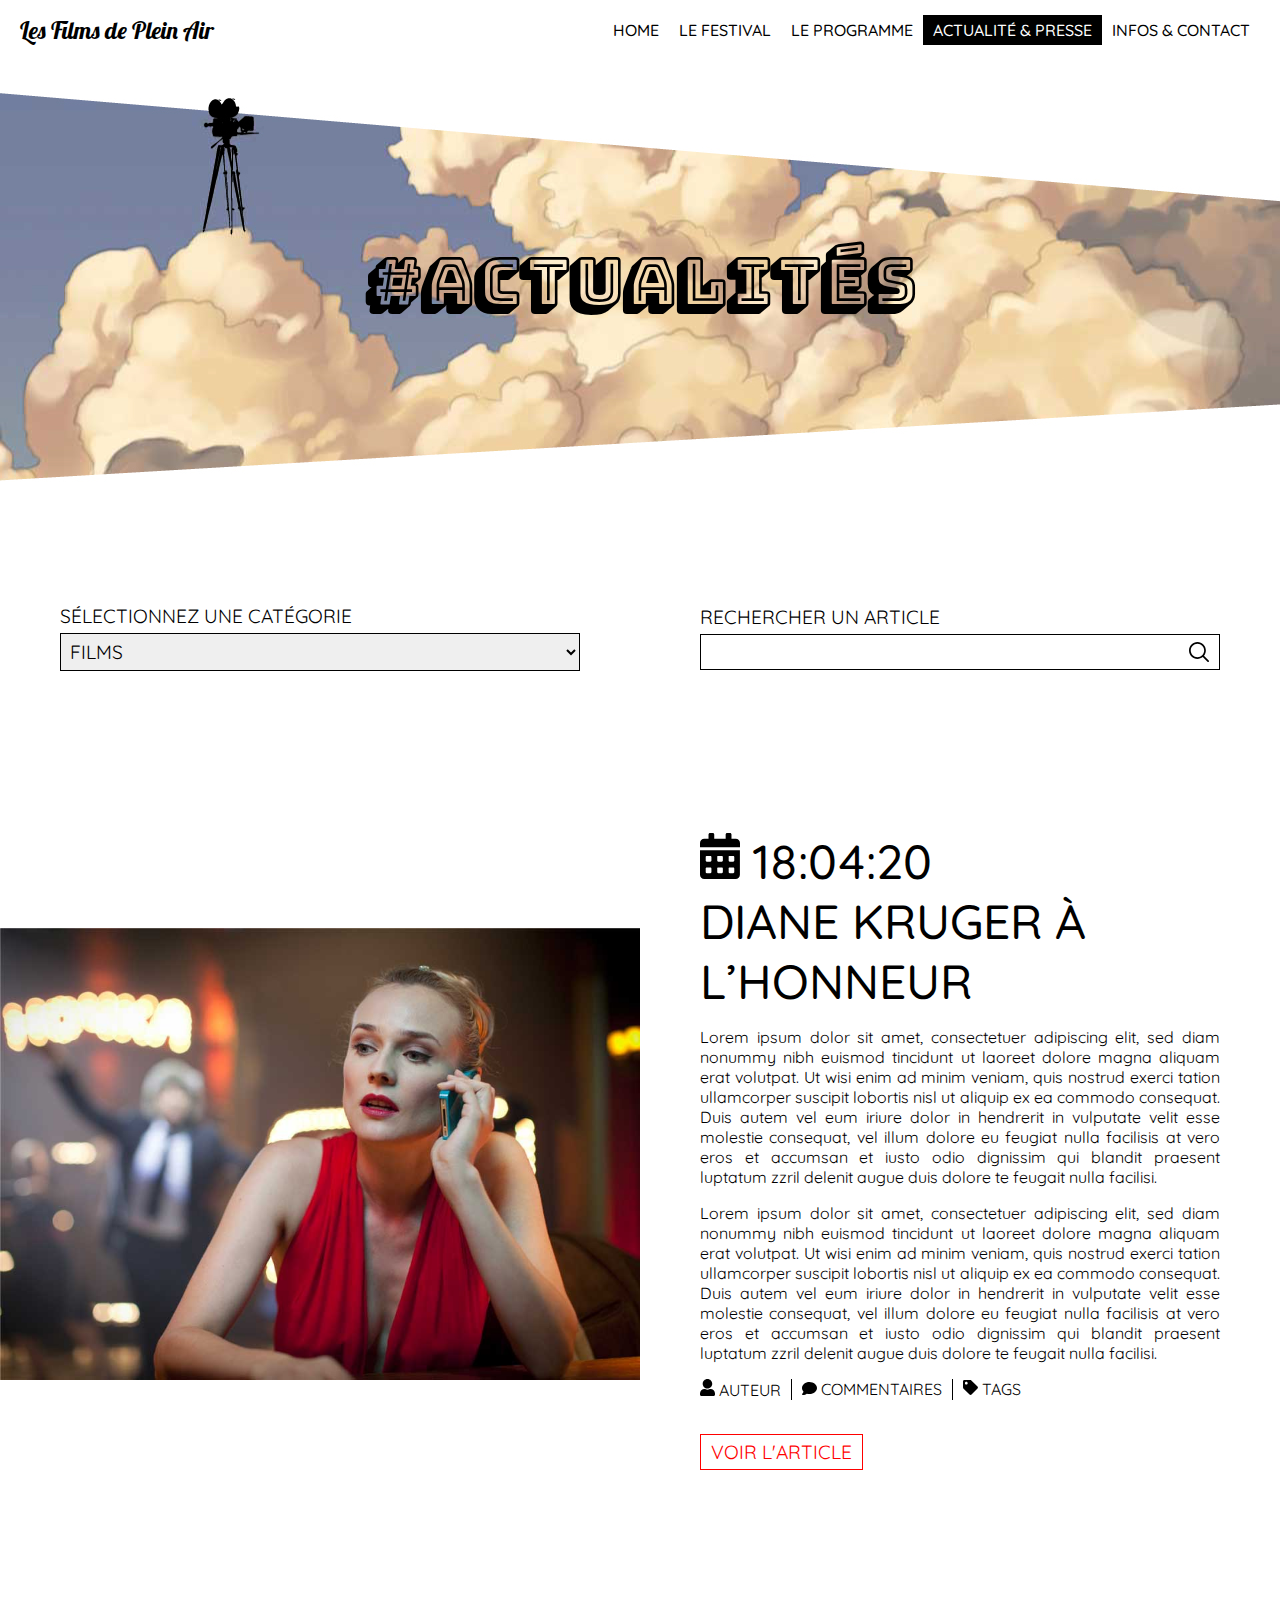
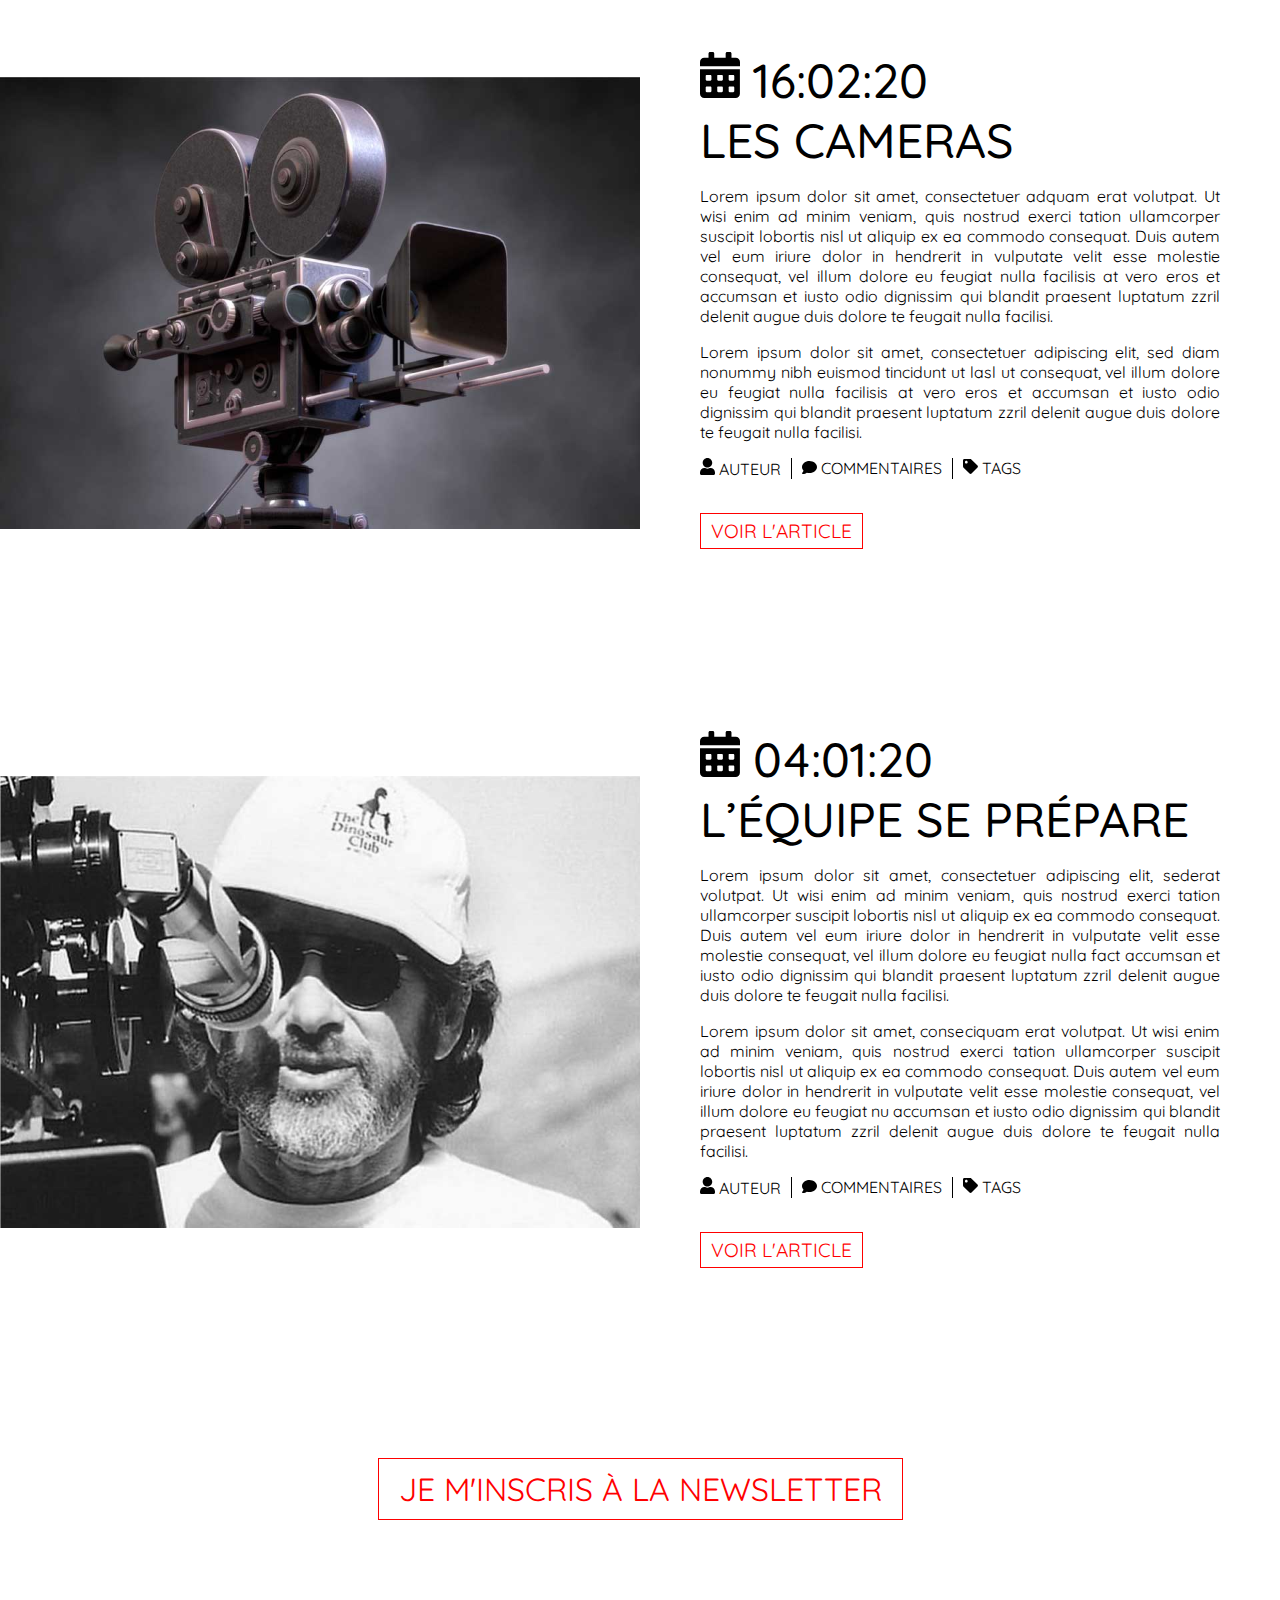
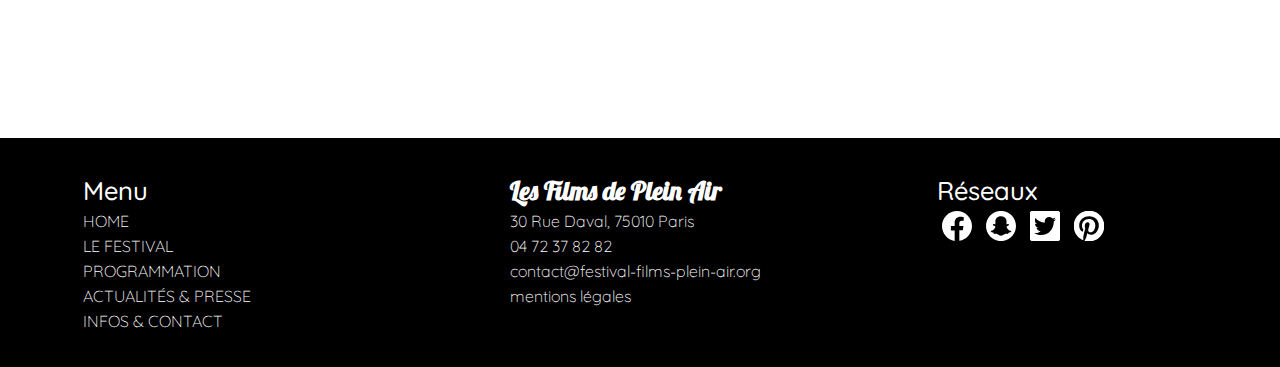
<file: html/blog.html>
<!DOCTYPE html>
<html lang="en">
<head>
    <meta charset="UTF-8">
    <meta name="viewport" content="initial-scale=1.0" />

    <link rel="stylesheet" href="../assets/css/_app.css" />
    <link rel="stylesheet" href="../assets/css/_header.css" />
    <link rel="stylesheet" href="../assets/css/_footer.css" />

    <link rel="stylesheet" href="../assets/css/blog.css" />
    <link rel="stylesheet" href="../assets/css/_heading.css" />
    <link rel="stylesheet" href="../assets/css/_section_news.css" />
    <link rel="stylesheet" href="../assets/css/_call_to_action.css" />

    <title>Actualité</title>
</head>
<body>
    <div id="global-container">
        <header>
            <div id="header-title">
                <a href="../index.html">Les Films de Plein Air</a>
            </div>
            <nav>
                <div id="header-menu-button">
                    <img src="../assets/img/picto_menu.svg" alt="" width="40"/>
                </div>
                <ul>
                    <li><a href="../index.html">HOME</a></li>
                    <li><a href="about.html">LE FESTIVAL</a></li>
                    <li><a href="program.html">LE PROGRAMME</a></li>
                    <li class="nav-active"><a href="blog.html">ACTUALITÉ & PRESSE</a></li>
                    <li><a href="info.html">INFOS & CONTACT</a></li>
                </ul>
            </nav>
        </header>
        <section class="section-heading-image style-3">
            <h3>#ACTUALITÉS</h3>
        </section>
        <section id="section-blog-heading-form">
            <form method="post" action="#">
                <div>
                    <label for="category">SÉLECTIONNEZ UNE CATÉGORIE</label>
                    <select name="category" id="category">
                        <option value="film">FILMS</option>
                        <option value="press">ARTICLES DE PRESSE</option>
                        <option value="install">ORGANISATION</option>
                    </select>
                </div>
                <div>
                    <label for="search">RECHERCHER UN ARTICLE</label>
                    <input type="search" name="search" id="search" />
                </div>
            </form>
        </section>
        <section id="section-news">
            <div class="section-news-article">
                <div class="section-image-block">
                    <img src="../assets/img/home_img_article_diane_kruger.jpg" alt="">
                </div>
                <div class="section-content-block">
                    <div>
                        <h4><i><img src="../assets/img/blog_picto_calendar.svg" alt="" width="40"></i> 18:04:20</h4>
                        <h3>DIANE KRUGER À L’HONNEUR</h3>
                        <p>
                            Lorem ipsum dolor sit amet, consectetuer adipiscing elit, sed diam nonummy nibh euismod tincidunt ut laoreet dolore magna aliquam erat volutpat. Ut wisi enim ad minim veniam, quis nostrud exerci tation ullamcorper suscipit lobortis nisl ut aliquip ex ea commodo consequat. Duis autem vel eum iriure dolor in hendrerit in vulputate velit esse molestie consequat, vel illum dolore eu feugiat nulla facilisis at vero eros et accumsan et iusto odio dignissim qui blandit praesent luptatum zzril delenit augue duis dolore te feugait nulla facilisi.
                        </p>
                        <p>
                            Lorem ipsum dolor sit amet, consectetuer adipiscing elit, sed diam nonummy nibh euismod tincidunt ut laoreet dolore magna aliquam erat volutpat. Ut wisi enim ad minim veniam, quis nostrud exerci tation ullamcorper suscipit lobortis nisl ut aliquip ex ea commodo consequat. Duis autem vel eum iriure dolor in hendrerit in vulputate velit esse molestie consequat, vel illum dolore eu feugiat nulla facilisis at vero eros et accumsan et iusto odio dignissim qui blandit praesent luptatum zzril delenit augue duis dolore te feugait nulla facilisi.
                        </p>
                        <ul>
                            <li class="blog-author"><i><img src="../assets/img/blog_picto_user.svg" alt="" width="15"></i> AUTEUR</li>
                            <li class="blog-comment"><i><img src="../assets/img/blog_picto_comment.svg" alt="" width="15"></i> COMMENTAIRES</li>
                            <li class="blog-tag"><i><img src="../assets/img/blog_picto_tag.svg" alt="" width="15"></i> TAGS</li>
                        </ul>
                        <p class="blog-link">
                            <a href="article_diane_kruger.html">VOIR L'ARTICLE</a>
                        </p>
                    </div>
                </div>
            </div>
            <div class="section-news-article">
                <div class="section-image-block">
                    <img src="../assets/img/blog_img_article_camera.jpg" alt="">
                </div>
                <div class="section-content-block">
                    <div>
                        <h4><i><img src="../assets/img/blog_picto_calendar.svg" alt="" width="40"></i> 16:02:20</h4>
                        <h3>LES CAMERAS</h3>
                        <p>
                            Lorem ipsum dolor sit amet, consectetuer adquam erat volutpat. Ut wisi enim ad minim veniam, quis nostrud exerci tation ullamcorper suscipit lobortis nisl ut aliquip ex ea commodo consequat. Duis autem vel eum iriure dolor in hendrerit in vulputate velit esse molestie consequat, vel illum dolore eu feugiat nulla facilisis at vero eros et accumsan et iusto odio dignissim qui blandit praesent luptatum zzril delenit augue duis dolore te feugait nulla facilisi.
                        </p>
                        <p>
                            Lorem ipsum dolor sit amet, consectetuer adipiscing elit, sed diam nonummy nibh euismod tincidunt ut lasl ut consequat, vel illum dolore eu feugiat nulla facilisis at vero eros et accumsan et iusto odio dignissim qui blandit praesent luptatum zzril delenit augue duis dolore te feugait nulla facilisi.
                        </p>
                        <ul>
                            <li class="blog-author"><i><img src="../assets/img/blog_picto_user.svg" alt="" width="15"></i> AUTEUR</li>
                            <li class="blog-comment"><i><img src="../assets/img/blog_picto_comment.svg" alt="" width="15"></i> COMMENTAIRES</li>
                            <li class="blog-tag"><i><img src="../assets/img/blog_picto_tag.svg" alt="" width="15"></i> TAGS</li>
                        </ul>
                        <p class="blog-link">
                            <a href="article_diane_kruger.html">VOIR L'ARTICLE</a>
                        </p>
                    </div>
                </div>
            </div>
            <div class="section-news-article">
                <div class="section-image-block">
                    <img src="../assets/img/blog_img_team.jpg" alt="">
                </div>
                <div class="section-content-block">
                    <div>
                        <h4><i><img src="../assets/img/blog_picto_calendar.svg" alt="" width="40"></i> 04:01:20</h4>
                        <h3>L’ÉQUIPE SE PRÉPARE</h3>
                        <p>
                            Lorem ipsum dolor sit amet, consectetuer adipiscing elit, sederat volutpat. Ut wisi enim ad minim veniam, quis nostrud exerci tation ullamcorper suscipit lobortis nisl ut aliquip ex ea commodo consequat. Duis autem vel eum iriure dolor in hendrerit in vulputate velit esse molestie consequat, vel illum dolore eu feugiat nulla fact accumsan et iusto odio dignissim qui blandit praesent luptatum zzril delenit augue duis dolore te feugait nulla facilisi.
                        </p>
                        <p>
                            Lorem ipsum dolor sit amet, conseciquam erat volutpat. Ut wisi enim ad minim veniam, quis nostrud exerci tation ullamcorper suscipit lobortis nisl ut aliquip ex ea commodo consequat. Duis autem vel eum iriure dolor in hendrerit in vulputate velit esse molestie consequat, vel illum dolore eu feugiat nu accumsan et iusto odio dignissim qui blandit praesent luptatum zzril delenit augue duis dolore te feugait nulla facilisi.
                        </p>
                        <ul>
                            <li class="blog-author"><i><img src="../assets/img/blog_picto_user.svg" alt="" width="15"></i> AUTEUR</li>
                            <li class="blog-comment"><i><img src="../assets/img/blog_picto_comment.svg" alt="" width="15"></i> COMMENTAIRES</li>
                            <li class="blog-tag"><i><img src="../assets/img/blog_picto_tag.svg" alt="" width="15"></i> TAGS</li>
                        </ul>
                        <p class="blog-link">
                            <a href="article_diane_kruger.html">VOIR L'ARTICLE</a>
                        </p>
                    </div>
                </div>
            </div>
        </section>
        <section class="call-to-action">
            <div>
                <a href="newsletter.html">JE M'INSCRIS À LA NEWSLETTER</a>
            </div>
        </section>
        <footer>
            <div id="footer-nav">
                <ul>
                    <li class="footer-block-heading">Menu</li>
                    <li><a href="../index.html">HOME</a></li>
                    <li><a href="about.html">LE FESTIVAL</a></li>
                    <li><a href="program.html">PROGRAMMATION</a></li>
                    <li><a href="blog.html">ACTUALITÉS & PRESSE</a></li>
                    <li><a href="info.html">INFOS & CONTACT</a></li>
                </ul>
            </div>
            <div id="footer-contact">
                <ul>
                    <li class="footer-block-heading">Les Films de Plein Air</li>
                    <li>30 Rue Daval, 75010 Paris</li>
                    <li>04 72 37 82 82</li>
                    <li>contact@festival-films-plein-air.org</li>
                    <li><a href="#">mentions légales</a></li>
                </ul>
            </div>
            <div id="footer-social">
                <ul>
                    <li class="footer-block-heading">Réseaux</li>
                    <li>
                        <a href="#"><img src="../assets/img/social_facebook.svg" alt="facebook-link" width="30"/></a>
                        <a href="#"><img src="../assets/img/social_snapshat.svg" alt="snapshat-link" width="30"/></a>
                        <a href="#"><img src="../assets/img/social_twitter.svg" alt="twitter-link" width="30"/></a>
                        <a href="#"><img src="../assets/img/social_pinterest.svg" alt="pinterest-link" width="30"/></a>
                    </li>
                </ul>
            </div>
        </footer>
    </div>
</body>
</html>
</file>
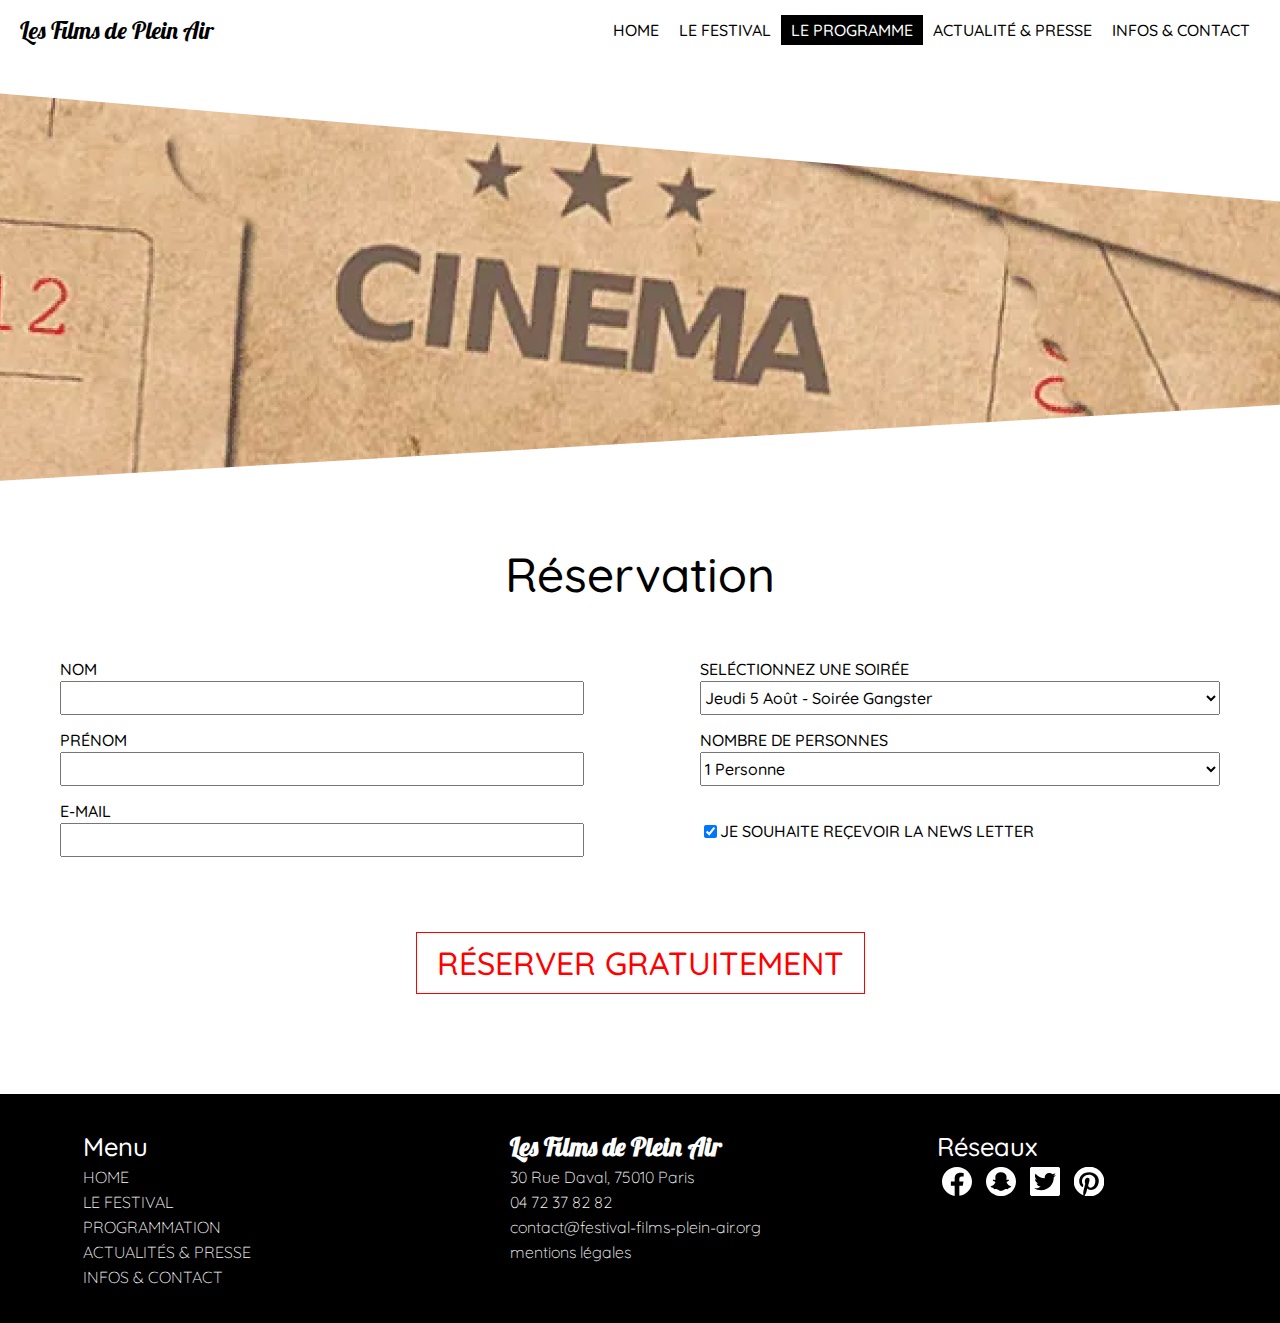
<file: html/booking.html>
<!DOCTYPE html>
<html lang="en">
<head>
    <meta charset="UTF-8">
    <meta name="viewport" content="initial-scale=1.0" />

    <link rel="stylesheet" href="../assets/css/_app.css" />
    <link rel="stylesheet" href="../assets/css/_header.css" />
    <link rel="stylesheet" href="../assets/css/_footer.css" />

    <link rel="stylesheet" href="../assets/css/booking.css" />
    <link rel="stylesheet" href="../assets/css/_heading.css" />

    <title>Réservation</title>
</head>
<body>
    <div id="global-container">
        <header>
            <div id="header-title">
                <a href="../index.html">Les Films de Plein Air</a>
            </div>
            <nav>
                <div id="header-menu-button">
                    <img src="../assets/img/picto_menu.svg" alt="" width="40"/>
                </div>
                <ul>
                    <li><a href="../index.html">HOME</a></li>
                    <li><a href="about.html">LE FESTIVAL</a></li>
                    <li class="nav-active"><a href="program.html">LE PROGRAMME</a></li>
                    <li><a href="blog.html">ACTUALITÉ & PRESSE</a></li>
                    <li><a href="info.html">INFOS & CONTACT</a></li>
                </ul>
            </nav>
        </header>
        <section class="section-heading-image style-4">
        </section>
        <section id="section-booking-title">
            <h2>Réservation</h2>
        </section>
        <section id="section-booking-form">
            <form action="#" method="post">
                <div class="form-container">
                    <div class="form-col">
                        <div>
                            <label for="lastname">NOM</label>
                            <input type="text" name="lastname" id="lastname" />
                        </div>
                        <div>
                            <label for="firstname">PRÉNOM</label>
                            <input type="text" name="firstname" id="firstname" />
                        </div>
                        <div>
                            <label for="email">E-MAIL</label>
                            <input type="email" name="email" id="email" />
                        </div>
                    </div>
                    <div class="form-col">
                        <div>
                            <label for="show">SELÉCTIONNEZ UNE SOIRÉE</label>
                            <select name="show" id="show">
                                <option value="1">Jeudi 5 Août - Soirée Gangster</option>
                                <option value="2">Vendredi 6 Août - Soirée 2</option>
                                <option value="3">Samedi 7 Août - Soirée 3</option>
                                <option value="4">Dimanche 8 Août - Soirée 4</option>
                            </select>
                        </div>
                        <div>
                            <label for="show">NOMBRE DE PERSONNES</label>
                            <select name="number" id="number">
                                <option value="1">1 Personne</option>
                                <option value="2">2 Personnes</option>
                                <option value="3">3 Personnes</option>
                                <option value="4">4 Personnes</option>
                            </select>
                        </div>
                        <div>
                            <div>&nbsp;</div>
                            <div class="newsletter-checkbox">
                                <input type="checkbox" name="newsletter" id="newsletter" checked/>
                                <label for="newsletter">JE SOUHAITE REÇEVOIR LA NEWS LETTER</label>
                            </div>
                        </div>
                    </div>
                </div>
                <div class="form-validation">
                    <input type="submit" value="RÉSERVER GRATUITEMENT" />
                </div>
            </form>
        </section>
        <footer>
            <div id="footer-nav">
                <ul>
                    <li class="footer-block-heading">Menu</li>
                    <li><a href="../index.html">HOME</a></li>
                    <li><a href="about.html">LE FESTIVAL</a></li>
                    <li><a href="program.html">PROGRAMMATION</a></li>
                    <li><a href="blog.html">ACTUALITÉS & PRESSE</a></li>
                    <li><a href="info.html">INFOS & CONTACT</a></li>
                </ul>
            </div>
            <div id="footer-contact">
                <ul>
                    <li class="footer-block-heading">Les Films de Plein Air</li>
                    <li>30 Rue Daval, 75010 Paris</li>
                    <li>04 72 37 82 82</li>
                    <li>contact@festival-films-plein-air.org</li>
                    <li><a href="#">mentions légales</a></li>
                </ul>
            </div>
            <div id="footer-social">
                <ul>
                    <li class="footer-block-heading">Réseaux</li>
                    <li>
                        <a href="#"><img src="../assets/img/social_facebook.svg" alt="facebook-link" width="30"/></a>
                        <a href="#"><img src="../assets/img/social_snapshat.svg" alt="snapshat-link" width="30"/></a>
                        <a href="#"><img src="../assets/img/social_twitter.svg" alt="twitter-link" width="30"/></a>
                        <a href="#"><img src="../assets/img/social_pinterest.svg" alt="pinterest-link" width="30"/></a>
                    </li>
                </ul>
            </div>
        </footer>
    </div>
</body>
</html>
</file>
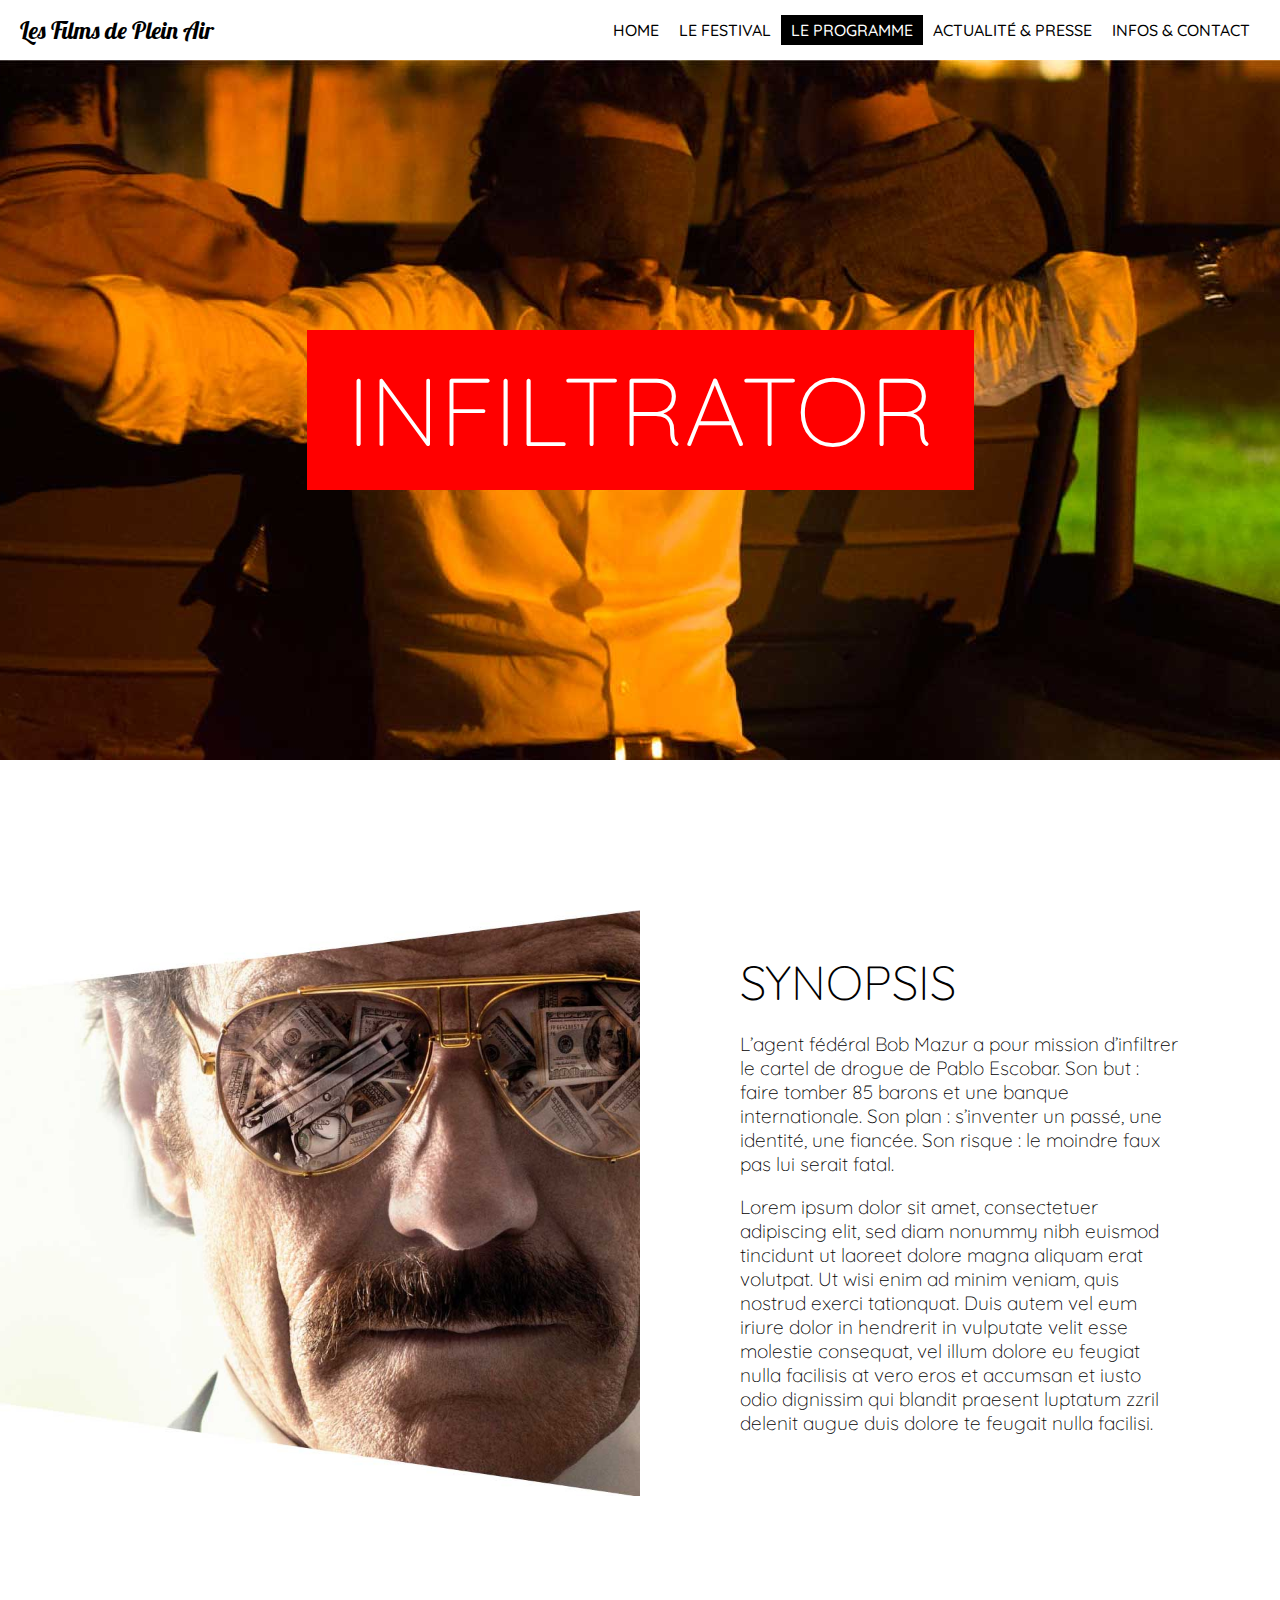
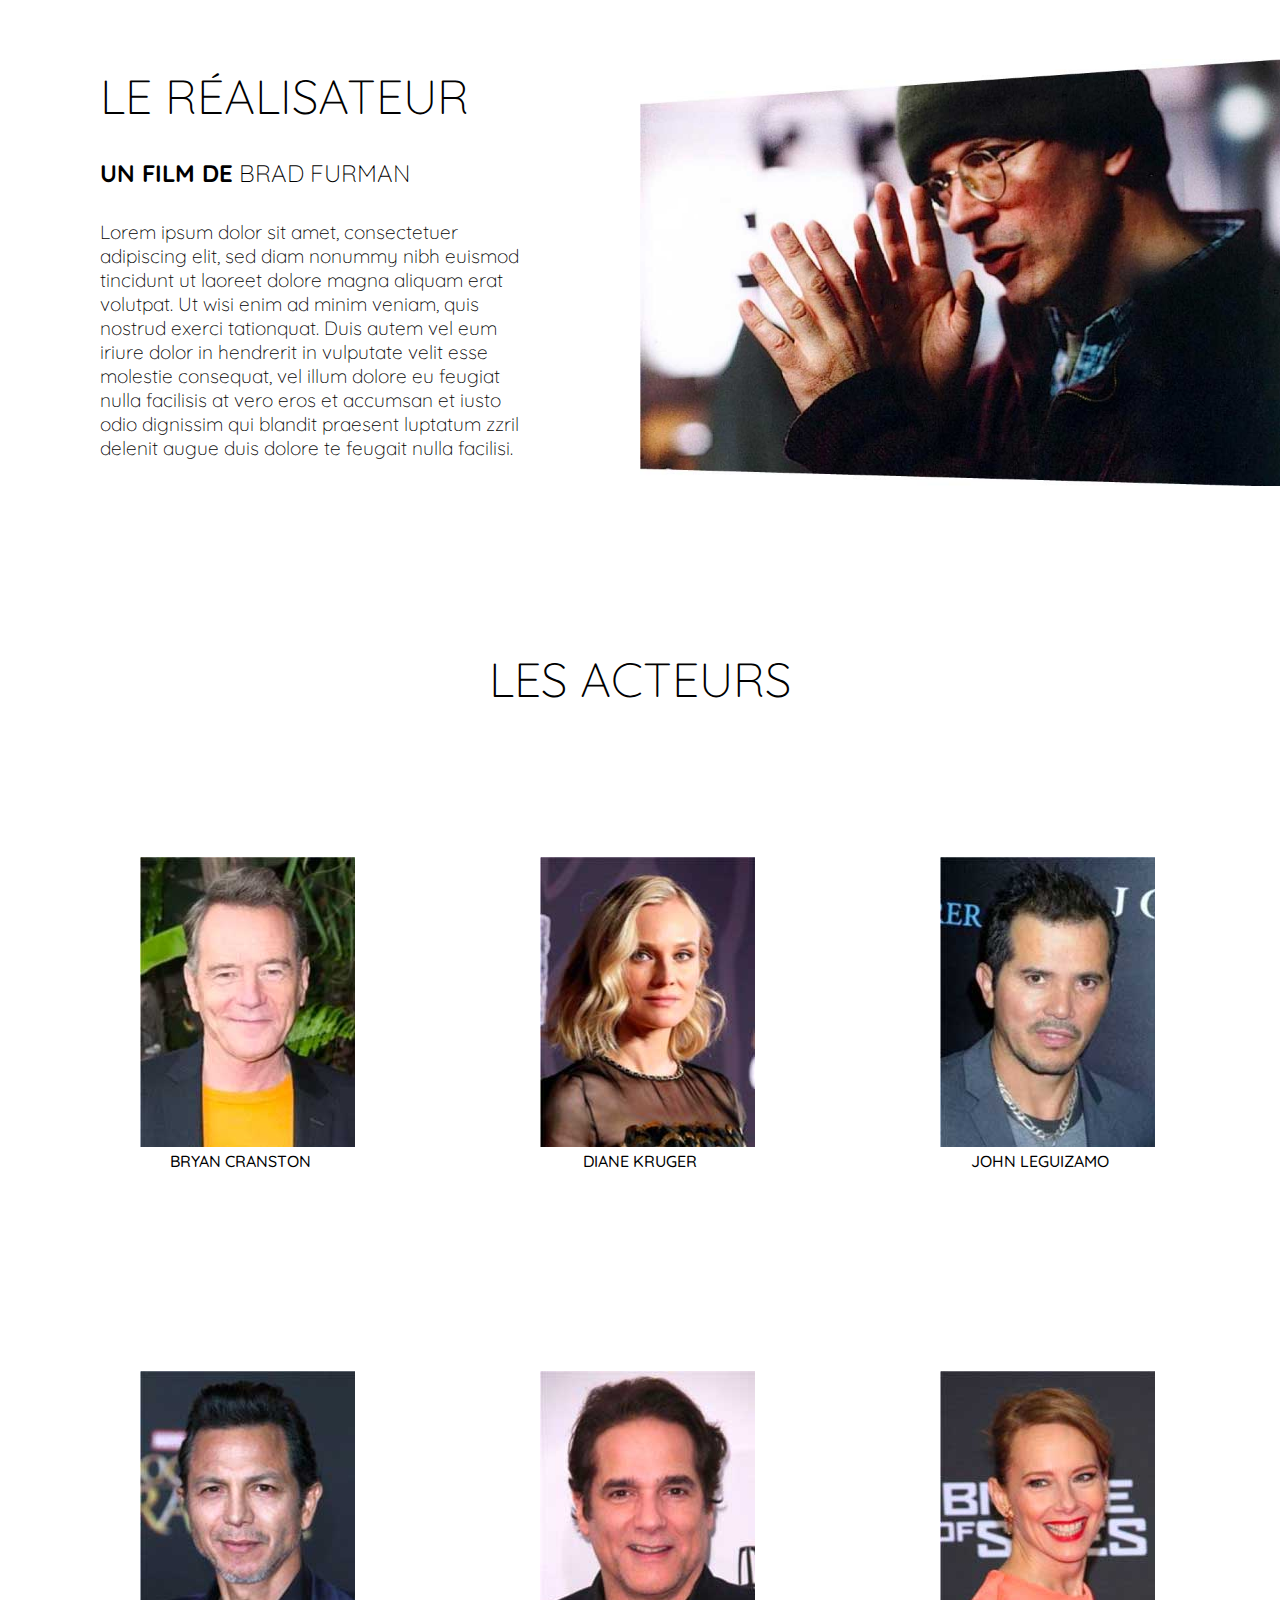
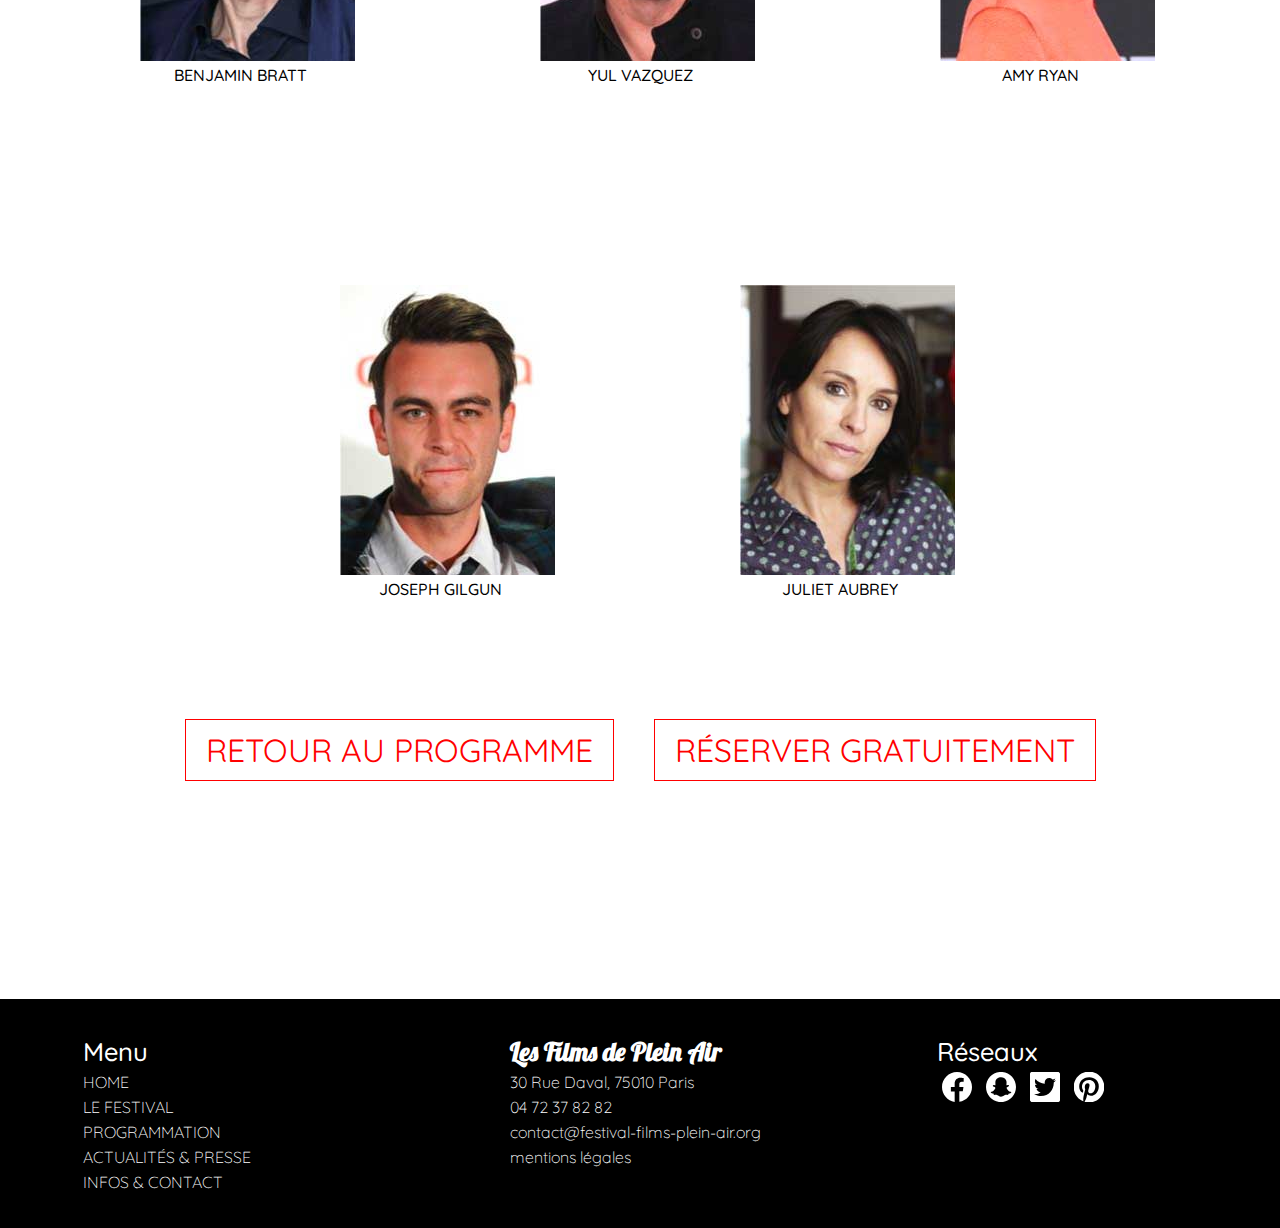
<file: html/film_infiltrator.html>
<!DOCTYPE html>
<html lang="en">
<head>
    <meta charset="UTF-8">
    <meta name="viewport" content="initial-scale=1.0" />

    <link rel="stylesheet" href="../assets/css/_app.css" />
    <link rel="stylesheet" href="../assets/css/_header.css" />
    <link rel="stylesheet" href="../assets/css/_footer.css" />

    <link rel="stylesheet" href="../assets/css/film.css" />
    <link rel="stylesheet" href="../assets/css/_heading.css" />
    <link rel="stylesheet" href="../assets/css/_call_to_action.css" />

    <title>Infiltrator</title>
</head>
<body>
    <div id="global-container">
        <header>
            <div id="header-title">
                <a href="../index.html">Les Films de Plein Air</a>
            </div>
            <nav>
                <div id="header-menu-button">
                    <img src="../assets/img/picto_menu.svg" alt="" width="40"/>
                </div>
                <ul>
                    <li><a href="../index.html">HOME</a></li>
                    <li><a href="about.html">LE FESTIVAL</a></li>
                    <li class="nav-active"><a href="program.html">LE PROGRAMME</a></li>
                    <li><a href="blog.html">ACTUALITÉ & PRESSE</a></li>
                    <li><a href="info.html">INFOS & CONTACT</a></li>
                </ul>
            </nav>
        </header>
        <section class="section-heading-image style-2 section-program">
            <h3>INFILTRATOR</h3>
        </section>
        <section class="section-two-blocks section-program">
            <div class="section-image-block">
                <img src="../assets/img/film_infiltrator_img_synopsis.jpg" alt="">
            </div>
            <div class="section-content-block">
                <div>
                    <h3>SYNOPSIS</h3>
                    <p>
                        L’agent fédéral Bob Mazur a pour mission d’infiltrer le cartel de drogue de Pablo Escobar. Son but : faire tomber 85 barons et une banque internationale. Son plan : s’inventer un passé, une identité, une fiancée. Son risque : le moindre faux pas lui serait fatal.
                    </p>
                    <p>
                        Lorem ipsum dolor sit amet, consectetuer adipiscing elit, sed diam nonummy nibh euismod tincidunt ut laoreet dolore magna aliquam erat volutpat. Ut wisi enim ad minim veniam, quis nostrud exerci tationquat. Duis autem vel eum iriure dolor in hendrerit in vulputate velit esse molestie consequat, vel illum dolore eu feugiat nulla facilisis at vero eros et accumsan et iusto odio dignissim qui blandit praesent luptatum zzril delenit augue duis dolore te feugait nulla facilisi.
                    </p>
                </div>
            </div>
        </section>
        <section class="section-two-blocks section-program">
            <div class="section-content-block">
                <div>
                    <h3>LE RÉALISATEUR</h3>
                    <h4><strong>UN FILM DE</strong> BRAD FURMAN</h4>
                    <p>
                        Lorem ipsum dolor sit amet, consectetuer adipiscing elit, sed diam nonummy nibh euismod tincidunt ut laoreet dolore magna aliquam erat volutpat. Ut wisi enim ad minim veniam, quis nostrud exerci tationquat. Duis autem vel eum iriure dolor in hendrerit in vulputate velit esse molestie consequat, vel illum dolore eu feugiat nulla facilisis at vero eros et accumsan et iusto odio dignissim qui blandit praesent luptatum zzril delenit augue duis dolore te feugait nulla facilisi.
                    </p>
                </div>
            </div>
            <div class="section-image-block">
                <img src="../assets/img/program_img_realisateur_jacques_audiard.jpg" alt="">
            </div>
        </section>
        <section class="section-one-block">
            <h3>LES ACTEURS</h3>
            <div>
                <figure>
                    <img src="../assets/img/film_infiltrator_actor_1.jpg" alt="">
                    <figcaption>BRYAN CRANSTON</figcaption>
                </figure>
                <figure>
                    <img src="../assets/img/film_infiltrator_actor_2.jpg" alt="">
                    <figcaption>DIANE KRUGER</figcaption>
                </figure>
                <figure>
                    <img src="../assets/img/film_infiltrator_actor_3.jpg" alt="">
                    <figcaption>JOHN LEGUIZAMO</figcaption>
                </figure>
                <figure>
                    <img src="../assets/img/film_infiltrator_actor_4.jpg" alt="">
                    <figcaption>BENJAMIN BRATT</figcaption>
                </figure>
                <figure>
                    <img src="../assets/img/film_infiltrator_actor_5.jpg" alt="">
                    <figcaption>YUL VAZQUEZ</figcaption>
                </figure>
                <figure>
                    <img src="../assets/img/film_infiltrator_actor_6.jpg" alt="">
                    <figcaption>AMY RYAN</figcaption>
                </figure>
                <figure>
                    <img src="../assets/img/film_infiltrator_actor_7.jpg" alt="">
                    <figcaption>JOSEPH GILGUN</figcaption>
                </figure>
                <figure>
                    <img src="../assets/img/film_infiltrator_actor_8.jpg" alt="">
                    <figcaption>JULIET AUBREY</figcaption>
                </figure>
            </div>
        </section>
        <section class="call-to-action">
            <div>
                <a href="program.html">RETOUR AU PROGRAMME</a>
            </div>
            <div>
                <a href="booking.html">RÉSERVER GRATUITEMENT</a>
            </div>
        </section>
        <footer>
            <div id="footer-nav">
                <ul>
                    <li class="footer-block-heading">Menu</li>
                    <li><a href="../index.html">HOME</a></li>
                    <li><a href="about.html">LE FESTIVAL</a></li>
                    <li><a href="program.html">PROGRAMMATION</a></li>
                    <li><a href="blog.html">ACTUALITÉS & PRESSE</a></li>
                    <li><a href="info.html">INFOS & CONTACT</a></li>
                </ul>
            </div>
            <div id="footer-contact">
                <ul>
                    <li class="footer-block-heading">Les Films de Plein Air</li>
                    <li>30 Rue Daval, 75010 Paris</li>
                    <li>04 72 37 82 82</li>
                    <li>contact@festival-films-plein-air.org</li>
                    <li><a href="#">mentions légales</a></li>
                </ul>
            </div>
            <div id="footer-social">
                <ul>
                    <li class="footer-block-heading">Réseaux</li>
                    <li>
                        <a href="#"><img src="../assets/img/social_facebook.svg" alt="facebook-link" width="30"/></a>
                        <a href="#"><img src="../assets/img/social_snapshat.svg" alt="snapshat-link" width="30"/></a>
                        <a href="#"><img src="../assets/img/social_twitter.svg" alt="twitter-link" width="30"/></a>
                        <a href="#"><img src="../assets/img/social_pinterest.svg" alt="pinterest-link" width="30"/></a>
                    </li>
                </ul>
            </div>
        </footer>
    </div>
</body>
</html>
</file>
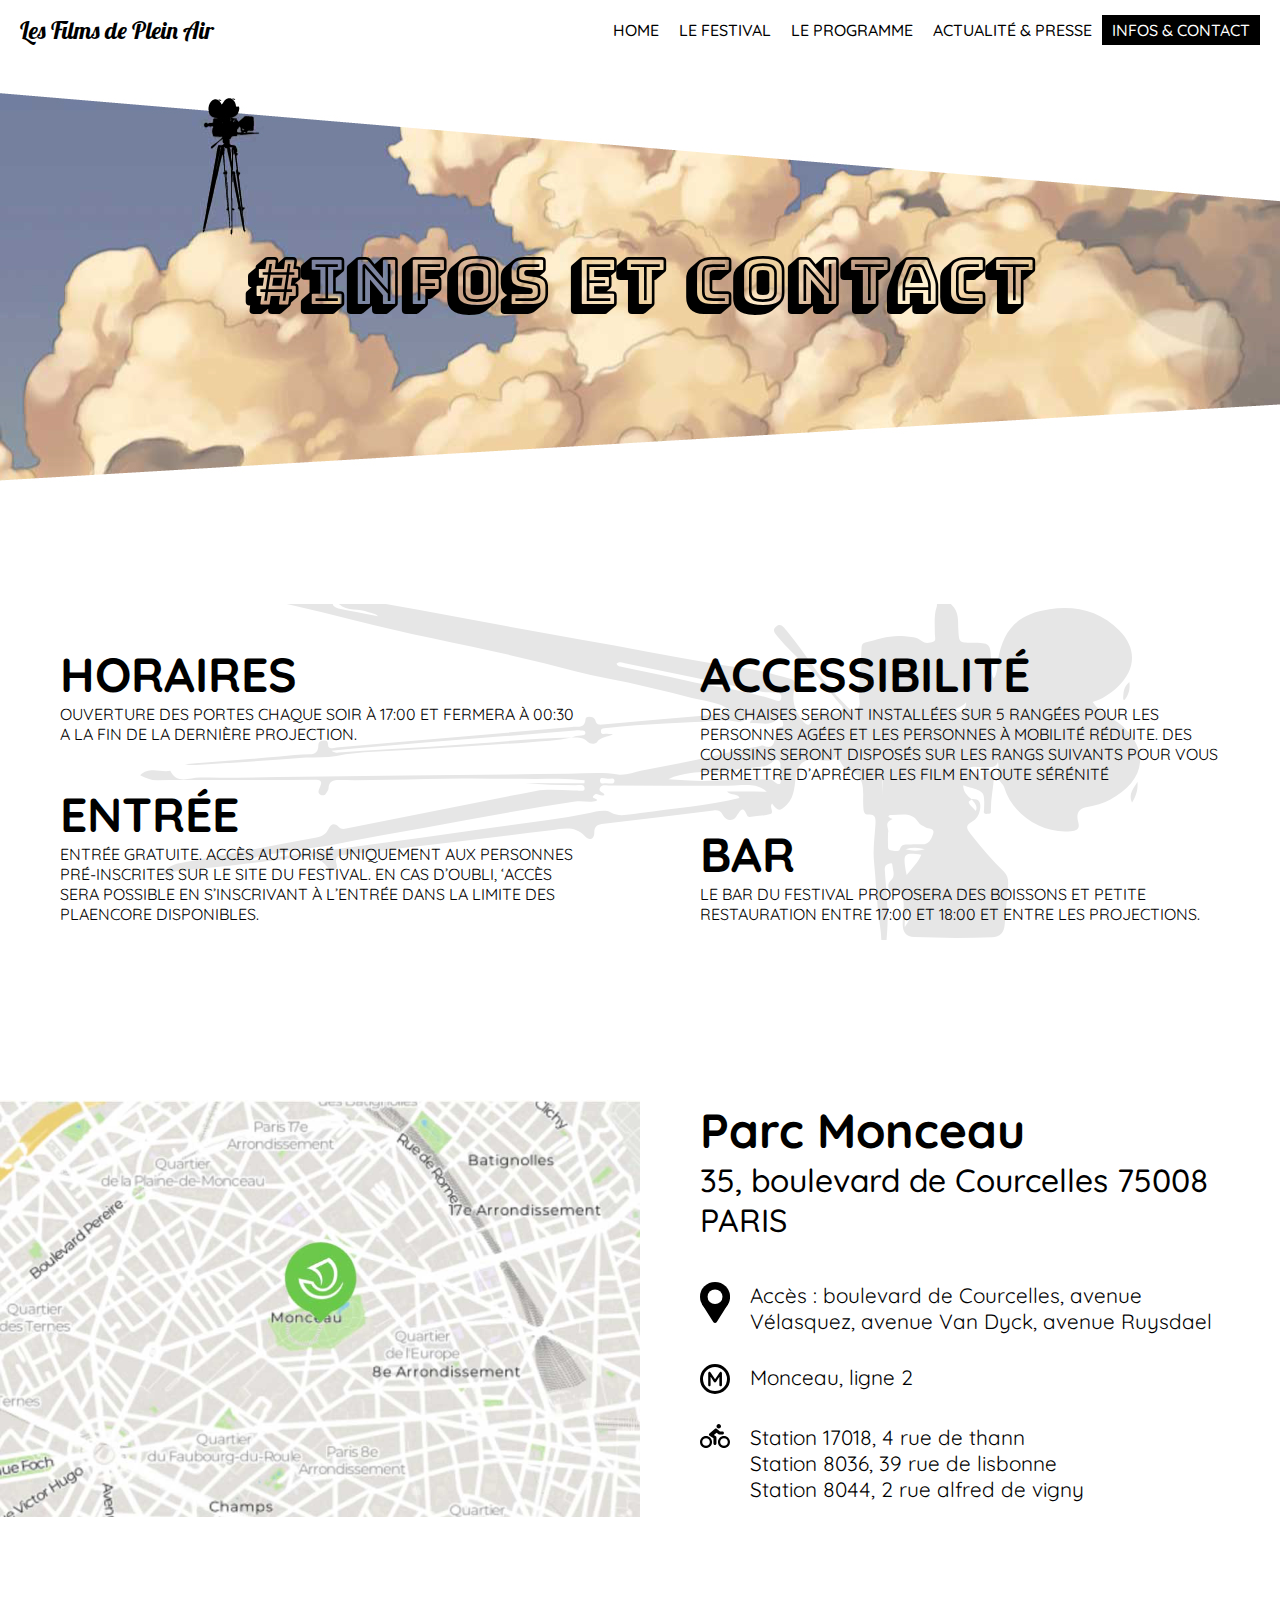
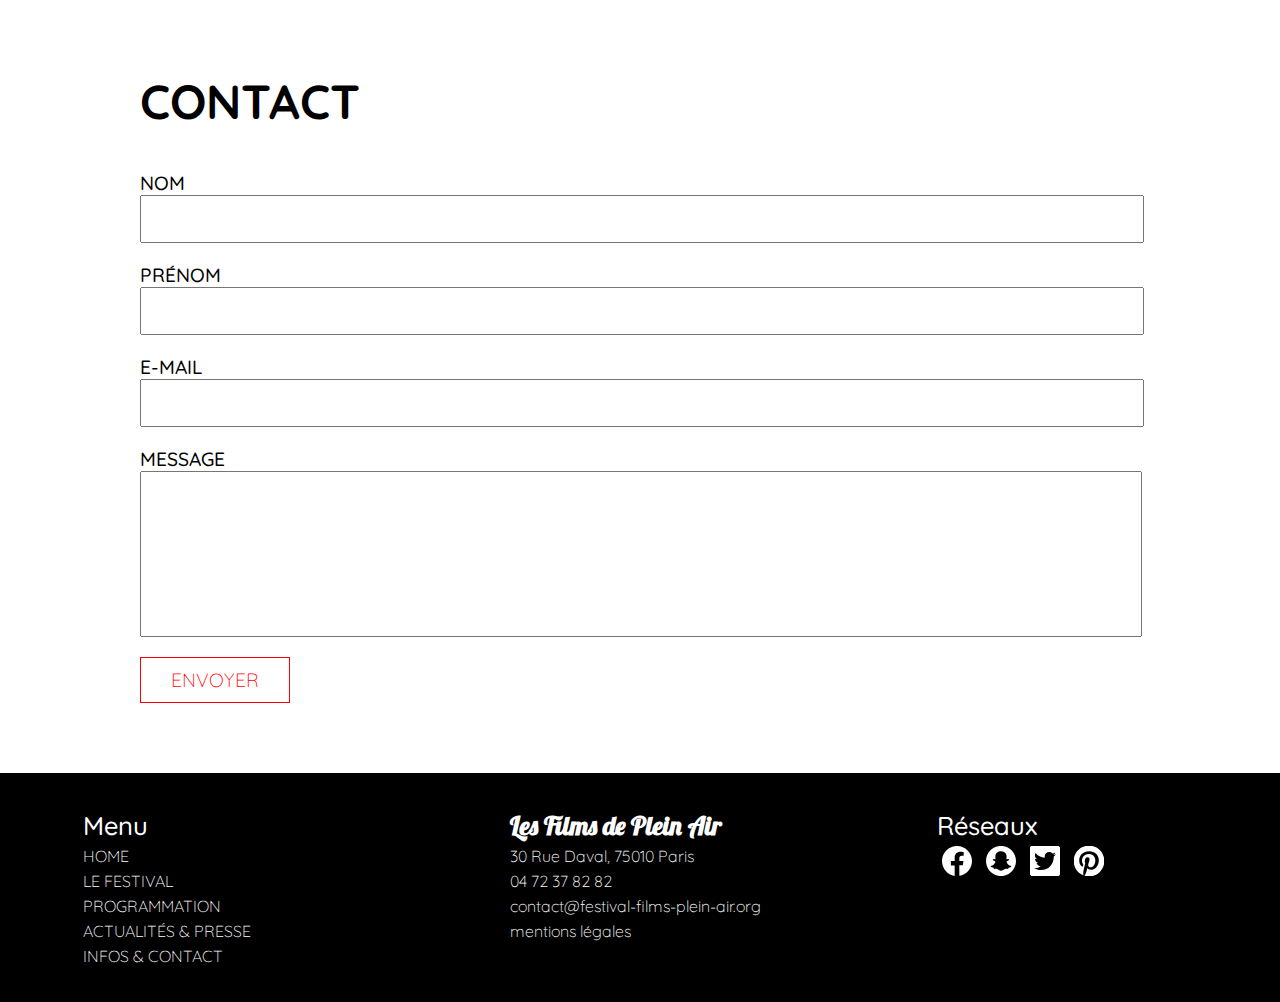
<file: html/info.html>
<!DOCTYPE html>
<html lang="en">
<head>
    <meta charset="UTF-8">
    <meta name="viewport" content="initial-scale=1.0" />

    <link rel="stylesheet" href="../assets/css/_app.css" />
    <link rel="stylesheet" href="../assets/css/_header.css" />
    <link rel="stylesheet" href="../assets/css/_footer.css" />

    <link rel="stylesheet" href="../assets/css/info.css" />
    <link rel="stylesheet" href="../assets/css/_heading.css" />
    <link rel="stylesheet" href="../assets/css/_section_news.css" />

    <title>Infos & Contact</title>
</head>
<body>
    <div id="global-container">
        <header>
            <div id="header-title">
                <a href="../index.html">Les Films de Plein Air</a>
            </div>
            <nav>
                <div id="header-menu-button">
                    <img src="../assets/img/picto_menu.svg" alt="" width="40"/>
                </div>
                <ul>
                    <li><a href="../index.html">HOME</a></li>
                    <li><a href="about.html">LE FESTIVAL</a></li>
                    <li><a href="program.html">LE PROGRAMME</a></li>
                    <li><a href="blog.html">ACTUALITÉ & PRESSE</a></li>
                    <li class="nav-active"><a href="info.html">INFOS & CONTACT</a></li>
                </ul>
            </nav>
        </header>
        <section class="section-heading-image style-3">
            <h3>#INFOS ET CONTACT</h3>
        </section>
        <section id="section-info" class="section-two-blocks">
            <div>
                <h2>HORAIRES</h2>
                <p>
                    OUVERTURE DES PORTES CHAQUE SOIR À 17:00 ET FERMERA À 00:30 A LA FIN DE LA DERNIÈRE PROJECTION.
                </p>
                <h2>ENTRÉE</h2>
                <p>
                    ENTRÉE GRATUITE. ACCÈS AUTORISÉ UNIQUEMENT AUX PERSONNES PRÉ-INSCRITES SUR LE SITE DU FESTIVAL. EN CAS D’OUBLI, ‘ACCÈS SERA POSSIBLE EN S’INSCRIVANT À L’ENTRÉE DANS LA LIMITE DES PLAENCORE DISPONIBLES.
                </p>
            </div>
            <div>
                <h2>ACCESSIBILITÉ</h2>
                <p>
                    DES CHAISES SERONT INSTALLÉES SUR 5 RANGÉES POUR LES PERSONNES AGÉES ET LES PERSONNES À MOBILITÉ RÉDUITE. DES COUSSINS SERONT DISPOSÉS SUR LES RANGS SUIVANTS POUR VOUS PERMETTRE D’APRÉCIER LES FILM ENTOUTE SÉRÉNITÉ
                </p>
                <h2>BAR</h2>
                <p>
                    LE BAR DU FESTIVAL PROPOSERA DES BOISSONS ET PETITE RESTAURATION ENTRE 17:00 ET 18:00 ET ENTRE LES PROJECTIONS.
                </p>
            </div>
        </section>
        <section id="section-location">
            <div class="section-image-block">
                <img src="../assets/img/info_img_map.jpg" alt="">
            </div>
            <div class="section-content-block">
                <div class="container">
                    <h2>Parc Monceau</h2>
                    <h3>35, boulevard de Courcelles 75008 PARIS</h3>
                    <div>
                        <div class="section-location-picto"><img src="../assets/img/picto_location.svg" alt="" width="30"></div>
                        <div class="section-location-text">
                            Accès : boulevard de Courcelles, avenue Vélasquez, avenue Van Dyck, avenue Ruysdael
                        </div>
                    </div>
                    <div>
                        <div class="section-location-picto"><img src="../assets/img/picto_metro.svg" alt="" width="30"></div>
                        <div class="section-location-text">
                            Monceau, ligne 2
                        </div>
                    </div>
                    <div>
                        <div class="section-location-picto"><img src="../assets/img/picto_velo.svg" alt="" width="30"></div>
                        <div class="section-location-text">
                            Station 17018, 4 rue de thann<br />
                            Station 8036, 39 rue de lisbonne<br />
                            Station 8044, 2 rue alfred de vigny<br />
                        </div>
                    </div>
                </div>
            </div>
        </section>
        <section id="section-contact-form">
            <div class="container">
                <h2>CONTACT</h2>
                <form method="post" action="#">
                    <div>
                        <label for="lastname">NOM</label>
                        <input type="text" name="lastname" id="lastname" />
                    </div>
                    <div>
                        <label for="firstname">PRÉNOM</label>
                        <input type="text" name="firstname" id="firstname" />
                    </div>
                    <div>
                        <label for="email">E-MAIL</label>
                        <input type="text" name="email" id="email" />
                    </div>
                    <div>
                        <label for="message">MESSAGE</label>
                        <textarea name="message" id="message" rows="6"></textarea>
                    </div>
                    <div>
                        <button type="submit">ENVOYER</button>
                    </div>
                </form>
            </div>
        </section>
        <footer>
            <div id="footer-nav">
                <ul>
                    <li class="footer-block-heading">Menu</li>
                    <li><a href="../index.html">HOME</a></li>
                    <li><a href="about.html">LE FESTIVAL</a></li>
                    <li><a href="program.html">PROGRAMMATION</a></li>
                    <li><a href="blog.html">ACTUALITÉS & PRESSE</a></li>
                    <li><a href="info.html">INFOS & CONTACT</a></li>
                </ul>
            </div>
            <div id="footer-contact">
                <ul>
                    <li class="footer-block-heading">Les Films de Plein Air</li>
                    <li>30 Rue Daval, 75010 Paris</li>
                    <li>04 72 37 82 82</li>
                    <li>contact@festival-films-plein-air.org</li>
                    <li><a href="#">mentions légales</a></li>
                </ul>
            </div>
            <div id="footer-social">
                <ul>
                    <li class="footer-block-heading">Réseaux</li>
                    <li>
                        <a href="#"><img src="../assets/img/social_facebook.svg" alt="facebook-link" width="30"/></a>
                        <a href="#"><img src="../assets/img/social_snapshat.svg" alt="snapshat-link" width="30"/></a>
                        <a href="#"><img src="../assets/img/social_twitter.svg" alt="twitter-link" width="30"/></a>
                        <a href="#"><img src="../assets/img/social_pinterest.svg" alt="pinterest-link" width="30"/></a>
                    </li>
                </ul>
            </div>
        </footer>
    </div>
</body>
</html>
</file>
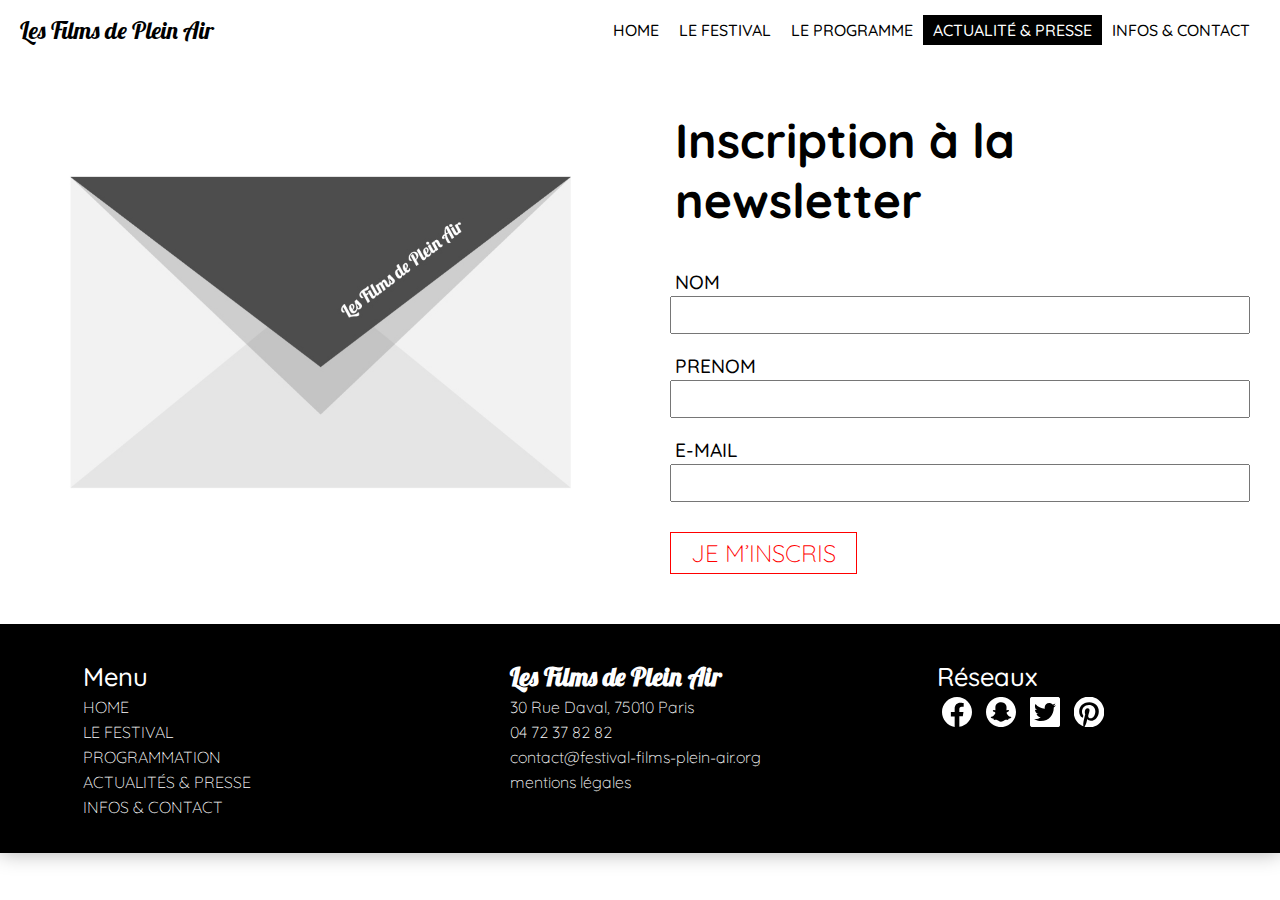
<file: html/newsletter.html>
<!DOCTYPE html>
<html lang="en">
<head>
    <meta charset="UTF-8">
    <meta name="viewport" content="initial-scale=1.0" />

    <link rel="stylesheet" href="../assets/css/_app.css" />
    <link rel="stylesheet" href="../assets/css/_header.css" />
    <link rel="stylesheet" href="../assets/css/_footer.css" />

    <link rel="stylesheet" href="../assets/css/newsletter.css" />
    <link rel="stylesheet" href="../assets/css/_heading.css" />

    <title>Newsletter</title>
</head>
<body>
    <div id="global-container">
        <header>
            <div id="header-title">
                <a href="../index.html">Les Films de Plein Air</a>
            </div>
            <nav>
                <div id="header-menu-button">
                    <img src="../assets/img/picto_menu.svg" alt="" width="40"/>
                </div>
                <ul>
                    <li><a href="../index.html">HOME</a></li>
                    <li><a href="about.html">LE FESTIVAL</a></li>
                    <li><a href="program.html">LE PROGRAMME</a></li>
                    <li class="nav-active"><a href="blog.html">ACTUALITÉ & PRESSE</a></li>
                    <li><a href="info.html">INFOS & CONTACT</a></li>
                </ul>
            </nav>
        </header>
        <section id="section-newsletter">
            <div class="section-image-block">
                <img src="../assets/img/newsletter_img_letter.jpg" alt="">
            </div>
            <div class="section-content-block">
                <form method="post" action="newsletter.html">
                    <h2>Inscription à la newsletter</h2>
                    <div class="form-block">
                        <label for="lastname">NOM</label>
                        <input type="text" name="lastname" id="lastname" />
                    </div>
                    <div class="form-block">
                        <label for="firstname">PRENOM</label>
                        <input type="text" name="firstname" id="firstname" />
                    </div>
                    <div class="form-block">
                        <label for="email">E-MAIL</label>
                        <input type="text" name="email" id="email" />
                    </div>
                    <input type="submit" value="JE M’INSCRIS" />
                </form>
            </div>
        </section>
        <footer>
            <div id="footer-nav">
                <ul>
                    <li class="footer-block-heading">Menu</li>
                    <li><a href="../index.html">HOME</a></li>
                    <li><a href="about.html">LE FESTIVAL</a></li>
                    <li><a href="program.html">PROGRAMMATION</a></li>
                    <li><a href="blog.html">ACTUALITÉS & PRESSE</a></li>
                    <li><a href="info.html">INFOS & CONTACT</a></li>
                </ul>
            </div>
            <div id="footer-contact">
                <ul>
                    <li class="footer-block-heading">Les Films de Plein Air</li>
                    <li>30 Rue Daval, 75010 Paris</li>
                    <li>04 72 37 82 82</li>
                    <li>contact@festival-films-plein-air.org</li>
                    <li><a href="#">mentions légales</a></li>
                </ul>
            </div>
            <div id="footer-social">
                <ul>
                    <li class="footer-block-heading">Réseaux</li>
                    <li>
                        <a href="#"><img src="../assets/img/social_facebook.svg" alt="facebook-link" width="30"/></a>
                        <a href="#"><img src="../assets/img/social_snapshat.svg" alt="snapshat-link" width="30"/></a>
                        <a href="#"><img src="../assets/img/social_twitter.svg" alt="twitter-link" width="30"/></a>
                        <a href="#"><img src="../assets/img/social_pinterest.svg" alt="pinterest-link" width="30"/></a>
                    </li>
                </ul>
            </div>
        </footer>
    </div>
</body>
</html>
</file>
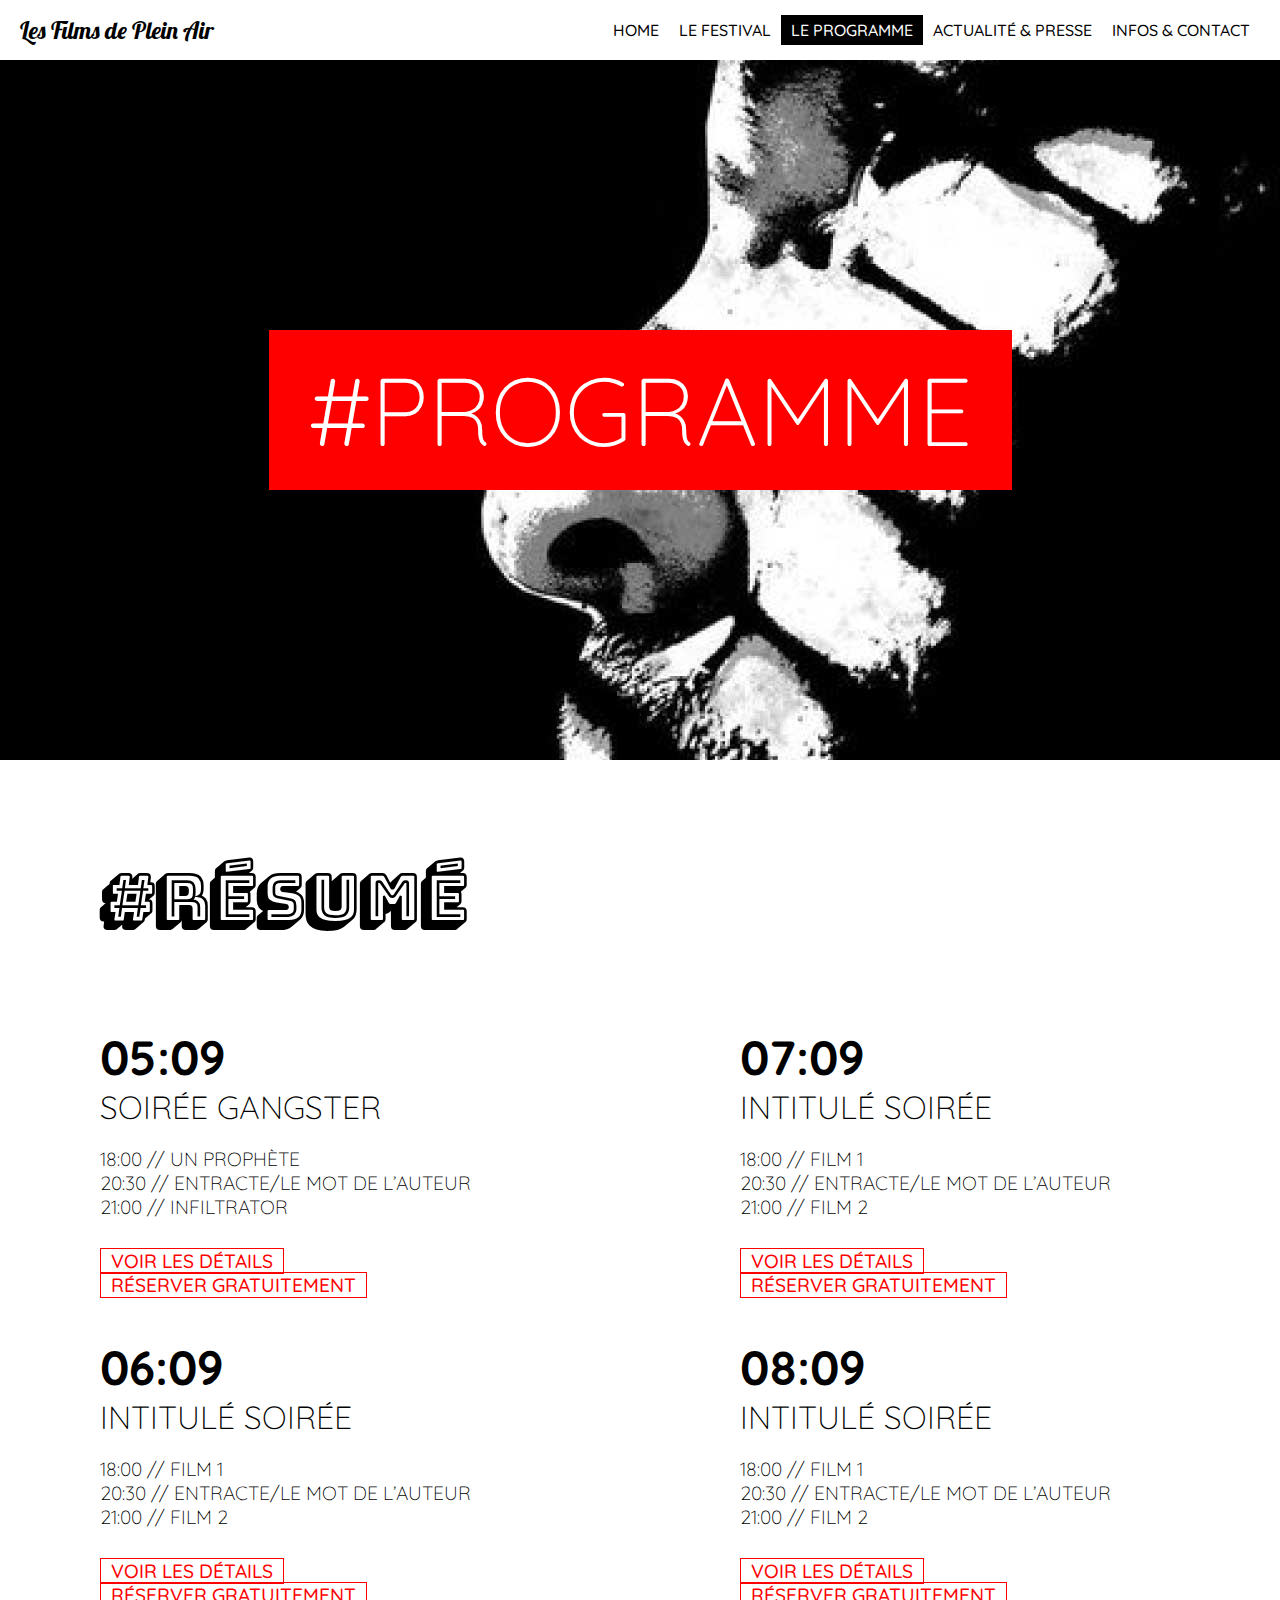
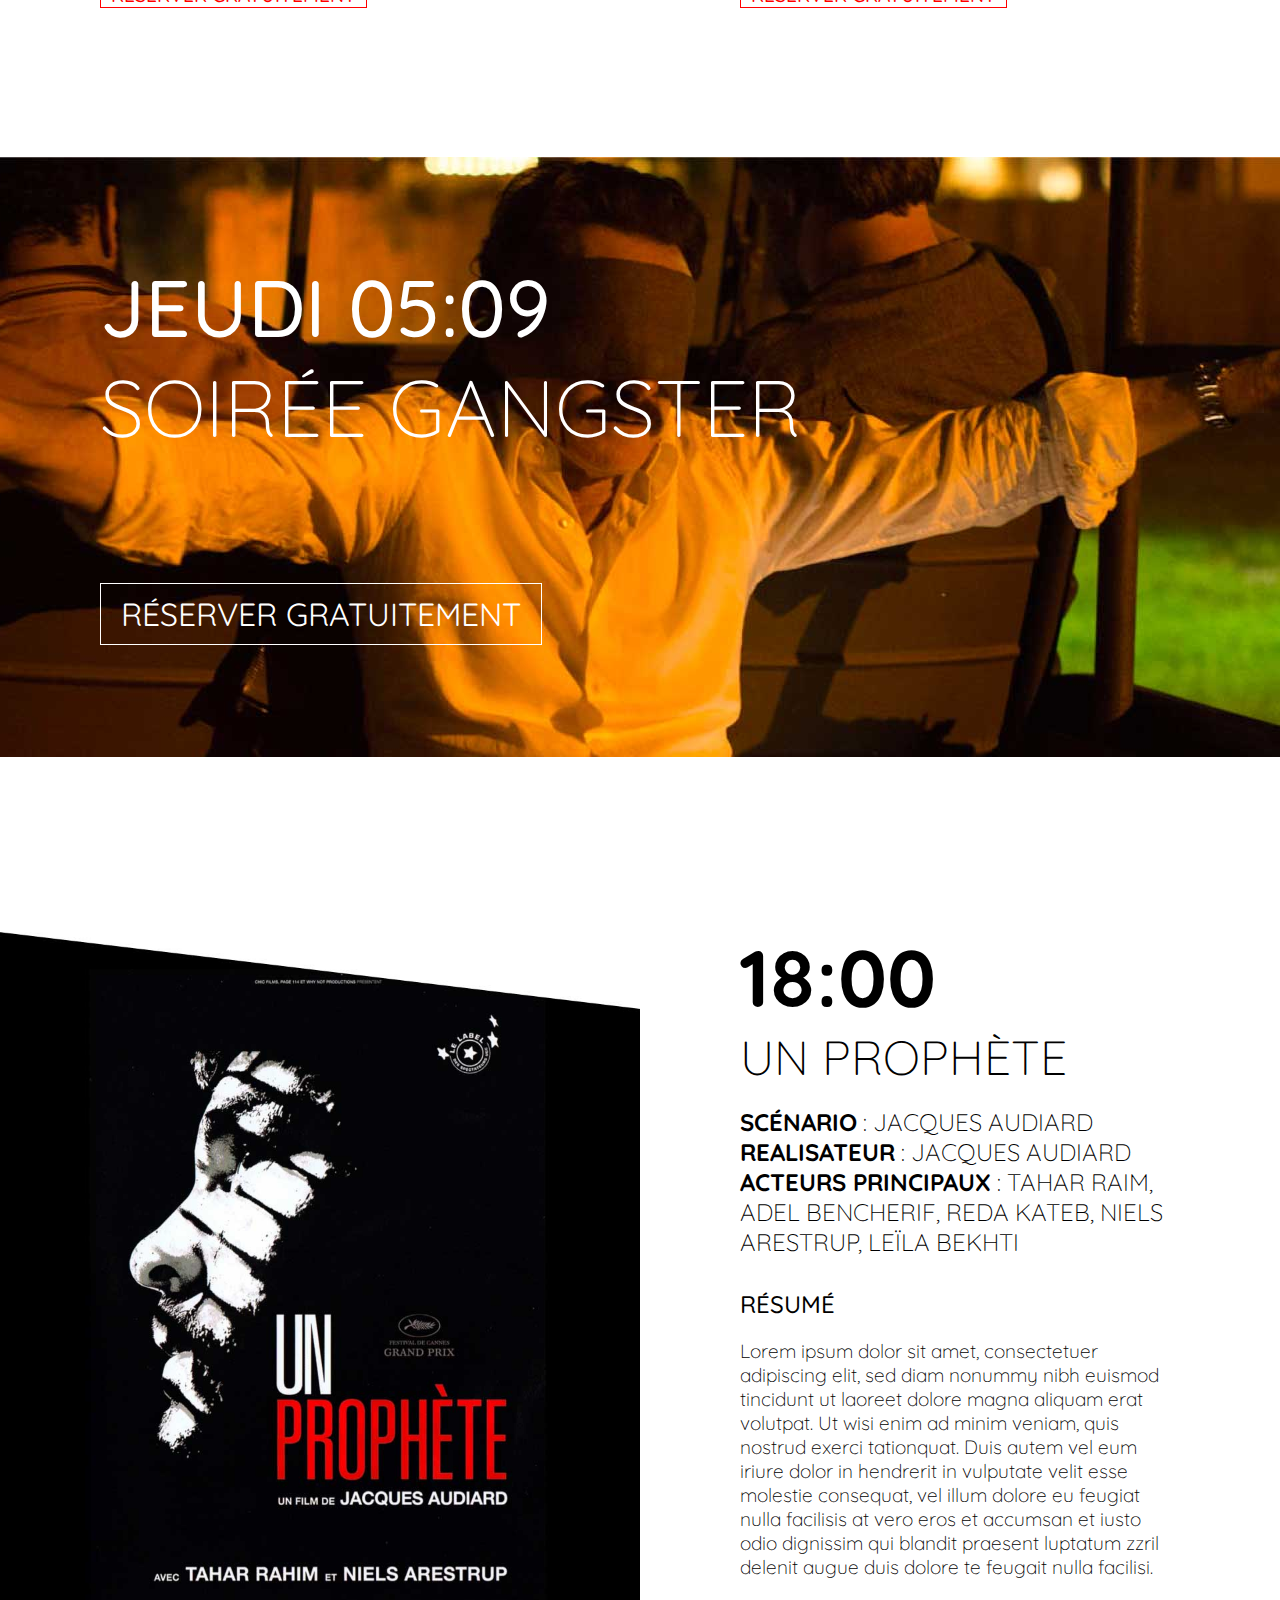
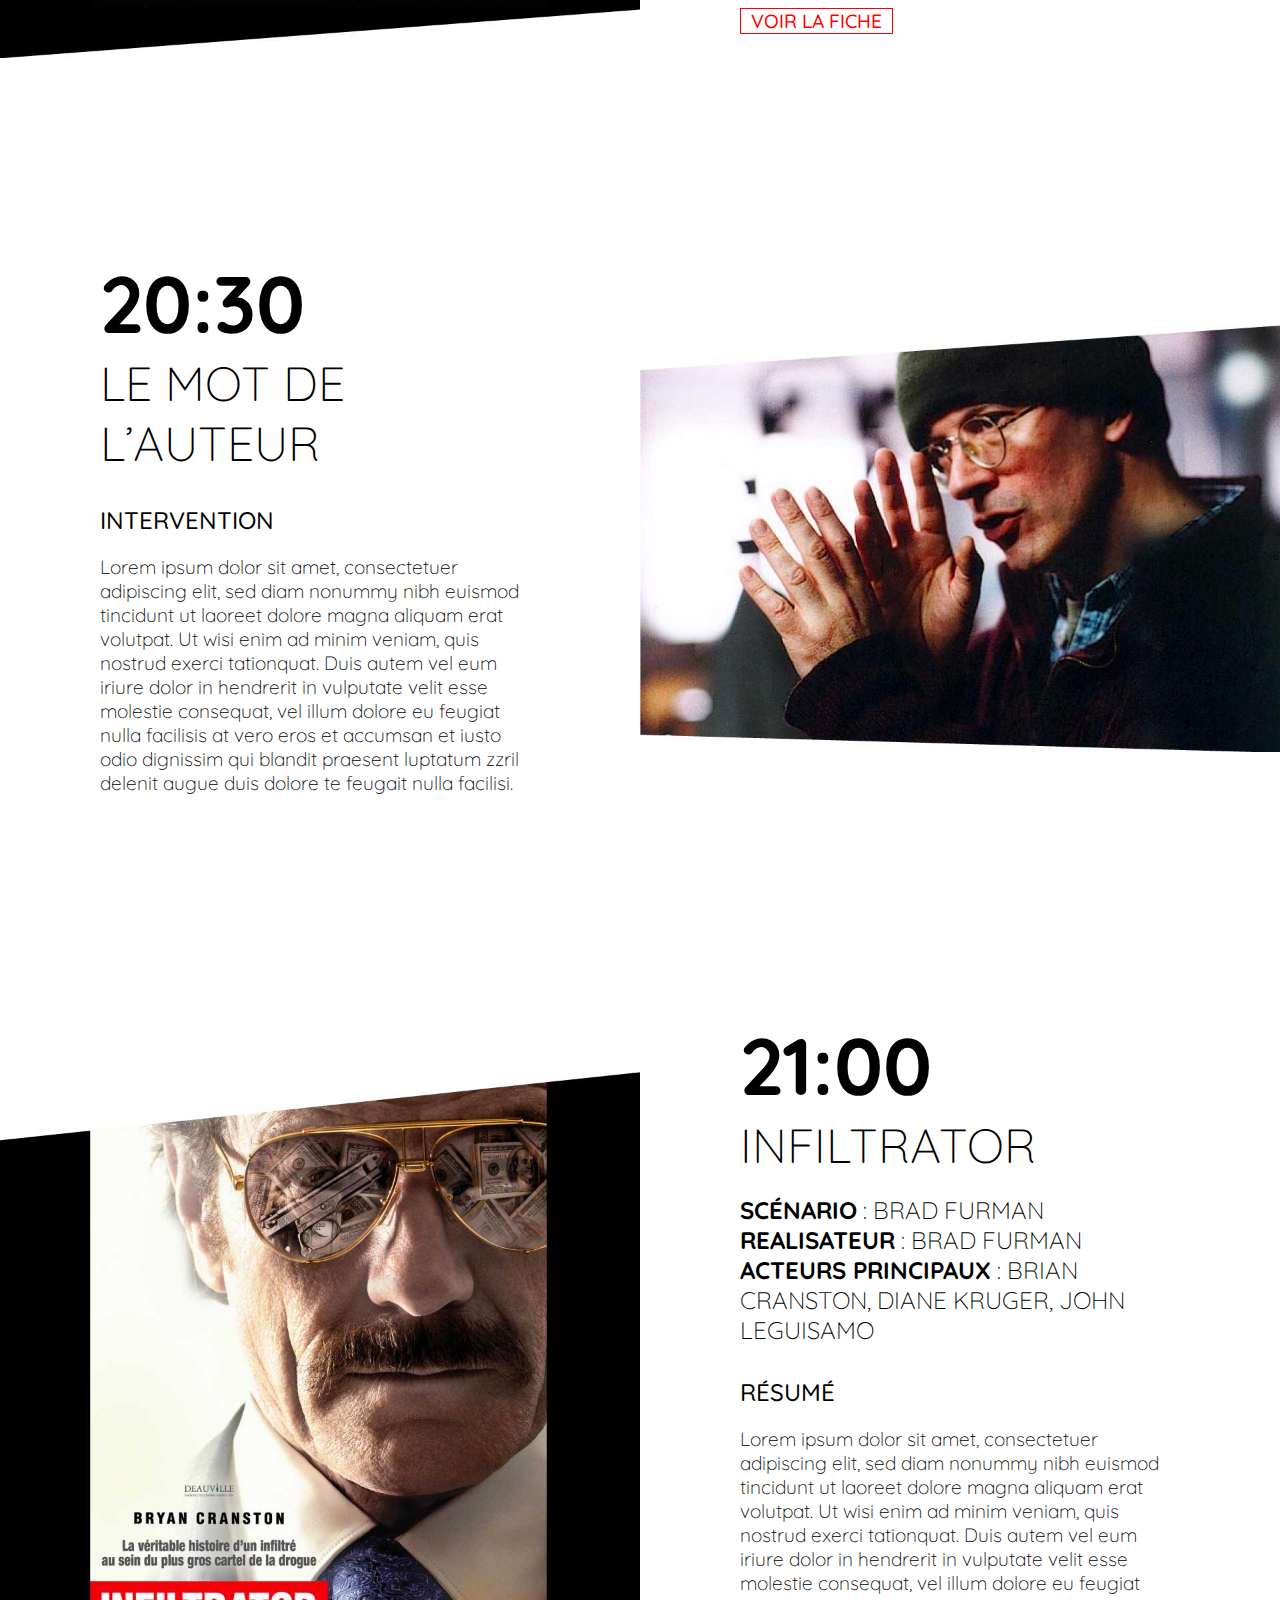
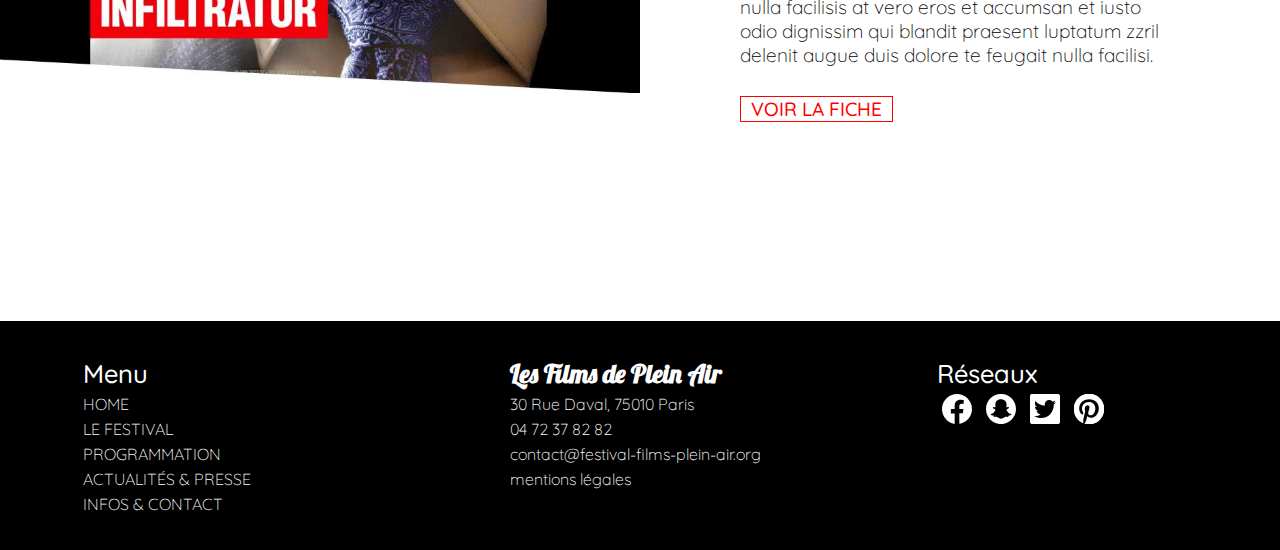
<file: html/program.html>
<!DOCTYPE html>
<html lang="en">
<head>
    <meta charset="UTF-8">
    <meta name="viewport" content="initial-scale=1.0" />

    <link rel="stylesheet" href="../assets/css/_app.css" />
    <link rel="stylesheet" href="../assets/css/_header.css" />
    <link rel="stylesheet" href="../assets/css/_footer.css" />

    <link rel="stylesheet" href="../assets/css/program.css" />
    <link rel="stylesheet" href="../assets/css/_heading.css" />

    <title>Les Films de Plein Air</title>
</head>
<body>
    <div id="global-container">
        <header>
            <div id="header-title">
                <a href="../index.html">Les Films de Plein Air</a>
            </div>
            <nav>
                <div id="header-menu-button">
                    <img src="../assets/img/picto_menu.svg" alt="" width="40"/>
                </div>
                <ul>
                    <li><a href="../index.html">HOME</a></li>
                    <li><a href="about.html">LE FESTIVAL</a></li>
                    <li class="nav-active"><a href="#">LE PROGRAMME</a></li>
                    <li><a href="blog.html">ACTUALITÉ & PRESSE</a></li>
                    <li><a href="info.html">INFOS & CONTACT</a></li>
                </ul>
            </nav>
        </header>
        <section class="section-heading-image style-2 section-program">
            <h3>#PROGRAMME</h3>
        </section>
        <h2 id="program-resume-title">#Résumé</h2>
        <section class="section-two-blocks section-program">
            <div class="section-content-block">
                <div>
                    <p class="program-time">05:09</p>
                    <p class="program-title">SOIRÉE GANGSTER</p>
                    <p class="program-detail">
                        <a href="#section-un-prophete">18:00 // UN PROPHÈTE</a><br />
                        <a href="#section-mot-auteur">20:30 // ENTRACTE/LE MOT DE L’AUTEUR</a><br />
                        <a href="#section-infiltrator">21:00 // INFILTRATOR</a>
                    </p>
                    <p>
                        <a href="#soiree-gangster">VOIR LES DÉTAILS</a><br />
                        <a href="booking.html">RÉSERVER GRATUITEMENT</a>
                    </p>
                    <p class="program-time">06:09</p>
                    <p class="program-title">INTITULÉ SOIRÉE</p>
                    <p class="program-detail">
                        18:00 // FILM 1<br />
                        20:30 // ENTRACTE/LE MOT DE L’AUTEUR<br />
                        21:00 // FILM 2
                    </p>
                    <p>
                        <a href="#">VOIR LES DÉTAILS</a><br />
                        <a href="booking.html">RÉSERVER GRATUITEMENT</a>
                    </p>
                </div>
            </div>
            <div class="section-content-block">
                <div>
                    <p class="program-time">07:09</p>
                    <p class="program-title">INTITULÉ SOIRÉE</p>
                    <p class="program-detail">
                        18:00 // FILM 1<br />
                        20:30 // ENTRACTE/LE MOT DE L’AUTEUR<br />
                        21:00 // FILM 2
                    </p>
                    <p>
                        <a href="#">VOIR LES DÉTAILS</a><br />
                        <a href="booking.html">RÉSERVER GRATUITEMENT</a>
                    </p>
                    <p class="program-time">08:09</p>
                    <p class="program-title">INTITULÉ SOIRÉE</p>
                    <p class="program-detail">
                        18:00 // FILM 1<br />
                        20:30 // ENTRACTE/LE MOT DE L’AUTEUR<br />
                        21:00 // FILM 2
                    </p>
                    <p>
                        <a href="#">VOIR LES DÉTAILS</a><br />
                        <a href="booking.html">RÉSERVER GRATUITEMENT</a>
                    </p>
                </div>
            </div>
        </section>
        <section id="soiree-gangster" class="section-program-heading section-program">
            <h2>JEUDI 05:09</h2>
            <h3>SOIRÉE GANGSTER</h3>
            <p><a href="booking.html">RÉSERVER GRATUITEMENT</a></p>
        </section>
        <section id="section-un-prophete" class="section-two-blocks section-program">
            <div class="section-image-block">
                <img src="../assets/img/program_img_film_un_prophete.jpg" alt="">
            </div>
            <div class="section-content-block">
                <div>
                    <h2>18:00</h2>
                    <h3>UN PROPHÈTE</h3>
                    <p class="film-attributes">
                        <strong>SCÉNARIO</strong> : JACQUES AUDIARD<br />
                        <strong>REALISATEUR</strong> : JACQUES AUDIARD<br />
                        <strong>ACTEURS PRINCIPAUX</strong> : TAHAR RAIM, ADEL BENCHERIF, REDA KATEB, NIELS ARESTRUP, LEÏLA BEKHTI
                    </p>
                    <h4>RÉSUMÉ</h4>
                    <p>
                        Lorem ipsum dolor sit amet, consectetuer adipiscing elit, sed diam nonummy nibh euismod tincidunt ut laoreet dolore magna aliquam erat volutpat. Ut wisi enim ad minim veniam, quis nostrud exerci tationquat. Duis autem vel eum iriure dolor in hendrerit in vulputate velit esse molestie consequat, vel illum dolore eu feugiat nulla facilisis at vero eros et accumsan et iusto odio dignissim qui blandit praesent luptatum zzril delenit augue duis dolore te feugait nulla facilisi.
                    </p>
                    <p><a href="film_infiltrator.html">VOIR LA FICHE</a></p>
                </div>
            </div>
        </section>
        <section id="section-mot-auteur" class="section-two-blocks section-program">
            <div class="section-content-block">
                <div>
                    <h2>20:30</h2>
                    <h3>LE MOT DE L’AUTEUR</h3>
                    <h4>INTERVENTION</h4>
                    <p>
                        Lorem ipsum dolor sit amet, consectetuer adipiscing elit, sed diam nonummy nibh euismod tincidunt ut laoreet dolore magna aliquam erat volutpat. Ut wisi enim ad minim veniam, quis nostrud exerci tationquat. Duis autem vel eum iriure dolor in hendrerit in vulputate velit esse molestie consequat, vel illum dolore eu feugiat nulla facilisis at vero eros et accumsan et iusto odio dignissim qui blandit praesent luptatum zzril delenit augue duis dolore te feugait nulla facilisi.
                    </p>
                </div>
            </div>
            <div class="section-image-block">
                <img src="../assets/img/program_img_realisateur_jacques_audiard.jpg" alt="">
            </div>
        </section>
        <section id="section-infiltrator" class="section-two-blocks section-program">
            <div class="section-image-block">
                <img src="../assets/img/program_img_film_infiltrator.jpg" alt="">
            </div>
            <div class="section-content-block">
                <div>
                    <h2>21:00</h2>
                    <h3>INFILTRATOR</h3>
                    <p class="film-attributes">
                        <strong>SCÉNARIO</strong> : BRAD FURMAN<br />
                        <strong>REALISATEUR</strong> : BRAD FURMAN<br />
                        <strong>ACTEURS PRINCIPAUX</strong> : BRIAN CRANSTON, DIANE KRUGER, JOHN LEGUISAMO
                    </p>
                    <h4>RÉSUMÉ</h4>
                    <p>
                        Lorem ipsum dolor sit amet, consectetuer adipiscing elit, sed diam nonummy nibh euismod tincidunt ut laoreet dolore magna aliquam erat volutpat. Ut wisi enim ad minim veniam, quis nostrud exerci tationquat. Duis autem vel eum iriure dolor in hendrerit in vulputate velit esse molestie consequat, vel illum dolore eu feugiat nulla facilisis at vero eros et accumsan et iusto odio dignissim qui blandit praesent luptatum zzril delenit augue duis dolore te feugait nulla facilisi.
                    </p>
                    <p><a href="film_infiltrator.html">VOIR LA FICHE</a></p>
                </div>
            </div>
        </section>
        <footer>
            <div id="footer-nav">
                <ul>
                    <li class="footer-block-heading">Menu</li>
                    <li><a href="../index.html">HOME</a></li>
                    <li><a href="about.html">LE FESTIVAL</a></li>
                    <li><a href="program.html">PROGRAMMATION</a></li>
                    <li><a href="blog.html">ACTUALITÉS & PRESSE</a></li>
                    <li><a href="info.html">INFOS & CONTACT</a></li>
                </ul>
            </div>
            <div id="footer-contact">
                <ul>
                    <li class="footer-block-heading">Les Films de Plein Air</li>
                    <li>30 Rue Daval, 75010 Paris</li>
                    <li>04 72 37 82 82</li>
                    <li>contact@festival-films-plein-air.org</li>
                    <li><a href="#">mentions légales</a></li>
                </ul>
            </div>
            <div id="footer-social">
                <ul>
                    <li class="footer-block-heading">Réseaux</li>
                    <li>
                        <a href="#"><img src="../assets/img/social_facebook.svg" alt="facebook-link" width="30"/></a>
                        <a href="#"><img src="../assets/img/social_snapshat.svg" alt="snapshat-link" width="30"/></a>
                        <a href="#"><img src="../assets/img/social_twitter.svg" alt="twitter-link" width="30"/></a>
                        <a href="#"><img src="../assets/img/social_pinterest.svg" alt="pinterest-link" width="30"/></a>
                    </li>
                </ul>
            </div>
        </footer>
    </div>
</body>
</html>
</file>
<file: assets/css/_app.css>
/* Fonts */

/* Quicksand */
@font-face {
    font-family: Quicksand;
    src: url("../font/Quicksand/Quicksand-Light.ttf") format('truetype');
    font-weight: 300;
    font-style: normal;
}

@font-face {
    font-family: Quicksand;
    src: url("../font/Quicksand/Quicksand-Regular.ttf") format('truetype');
    font-weight: 500;
    font-style: normal;
}

@font-face {
    font-family: Quicksand;
    src: url("../font/Quicksand/Quicksand-Medium.ttf") format('truetype');
    font-weight: 700;
    font-style: normal;
}

@font-face {
    font-family: Quicksand;
    src: url("../font/Quicksand/Quicksand-Bold.ttf") format('truetype');
    font-weight: 900;
    font-style: normal;
}

/* Lobster */
@font-face {
    font-family: Lobster;
    src: url("../font/Lobster/Lobster-Regular.ttf") format('truetype');
    font-weight: normal;
    font-style: normal;
}

/* Bungee shade */
@font-face {
    font-family: "Bungee Shade";
    src: url("../font/Bungee_Shade/BungeeShade-Regular.ttf") format('truetype');
    font-weight: normal;
    font-style: normal;
}

/* global settings */
body {
    margin: 0;
    min-width: 320px;

    background-color: white;
}

body div#global-container {
    max-width: 1920px;
    margin: auto;
    background-color: white;
    box-shadow: 0px 0px 20px #b2b2b2;
}

a {
    text-decoration: none;
}

/* content sections */

    /* Two blocks content sections */
    section.section-two-blocks {
        display: flex;
        flex-direction: row;
        align-content: center;
    }

    section.section-two-blocks div {
        width: 50%;
    }

        /* responsive adjustment */
        @media all and (max-width: 850px){
            /* global */
            section.section-two-blocks div{
                width: unset;
            }
            section.section-two-blocks:nth-child(odd) {
                flex-direction: column;
            }

            section.section-two-blocks:nth-child(even) {
                flex-direction: column-reverse;
            }
        }

        /* image block */
        section.section-two-blocks div.section-image-block {
            display: flex;
            align-items: center;
        }

        section.section-two-blocks div.section-image-block img {
            width: 100%;
        }

        /* content block */
        section#section-team {
            margin: 50px 0;
        }

        section.section-two-blocks div.section-content-block {
            display: flex;
            justify-content: center;
            align-items: center;
        }

        section.section-two-blocks div.section-content-block div {
            width: 100%;
            padding: 20px 100px;
        }

            /* title */
            section.section-two-blocks div.section-content-block h2 {
                font-family: "Bungee Shade", Arial, sans-serif;
                font-size: 3em;
            }

            /* text */
            section.section-two-blocks div.section-content-block p {
                font-family: Quicksand, Arial, sans-serif;
                font-weight: 300;
            }

            /* link */
            section.section-two-blocks div.section-content-block p a {
                font-weight: 700;
                font-size: 1em;
                padding: 0 10px;

                border: 1px solid red;
                color: red;
                transition: all 0.2s;
            }

            section.section-two-blocks div.section-content-block p a:hover {
                color: white;
                background-color: red;
                transition: all 0.2s;
            }

                /* responsive adjustments */
                @media all and (min-width: 780px) and (max-width: 1024px) {
                    section.section-two-blocks div.section-content-block div {
                        padding: 0 50px 20px 50px;
                    }

                    /* title */
                    section.section-two-blocks div.section-content-block h2 {
                        font-size: 2em;
                    }

                    /* link */
                    section.section-two-blocks div.section-content-block p a {
                        font-size: 0.8em;
                    }
                }

                @media all and (max-width: 576px) {
                    section.section-two-blocks div.section-content-block div {
                        padding: 0 30px 20px 30px;
                    }

                    /* title */
                    section.section-two-blocks div.section-content-block h2 {
                        font-size: 1.9em;
                    }

                    /* link */
                    section.section-two-blocks div.section-content-block p a {
                        font-size: 0.8em;
                    }
                }

    /* one block content section */
    section.section-one-block {
        text-align: center;
    }

        /* title */
        section.section-one-block h2 {
            font-family: "Bungee Shade", Arial, sans-serif;
        }
</file>
<file: assets/css/_header.css>
/* Header */

/* Global */
header {
    display: flex;
    flex-direction: row;
    justify-content: space-between;
    align-items: center;

    height: 60px;
}

/* Title */
header #header-title {
    margin-left: 20px;
    font-family: Lobster, Arial, sans-serif;
    font-size: 1.5em;
}

    header #header-title a {
        color: black;
        text-decoration: none;
    }

/* Nav menu */
header nav {
    position: relative;
}

header nav ul {
    display: flex;
    flex-direction: row;
}

header nav ul li {
    list-style: none;

    font-family: Quicksand, Arial, sans-serif;
    font-weight: 700;
    font-size: 1em;
}

header nav ul li:last-of-type {
    margin-right: 20px;
}

header nav ul li a {
    padding: 5px 10px;

    color: black;
    background-color: rgba(0, 0, 0, 0);

    transition: color 200ms ease-in-out, background-color 200ms ease-in-out;
}

header nav ul li.nav-active a {
    color: white;
    background-color: black;
}

header nav ul li a:hover {
    color: white;
    background-color: red;
}

/* Responsive menu */

header nav div#header-menu-button {
    width: 100px;
    height: 60px;
    text-align: center;

    display: none;
}

header nav div#header-menu-button img {
    margin-top: 9px;
}

@media all and (max-width: 900px){
    header nav div#header-menu-button {
        display: block;
    }

    header nav ul {
        display: none;
    }

    header nav:hover ul {
        position: absolute;
        right: 0;
        top: 45px;
        display: flex;
        flex-direction: column;
        width: 230px;

        padding: 20px;

        background-color: white;
        border: 1px solid black;
    }

    header nav:hover ul li {
        padding: 10px;
    }
}
</file>
<file: assets/css/_footer.css>
/* Footer */
footer {
    display: flex;
    flex-direction: row;
    flex-wrap: wrap;
    justify-content: space-around;
    align-items: start;

    color: white;
    background-color: black;
}

footer div {
    width: 260px;
    margin: 20px;
}

footer div ul {
    padding: 0;
}

footer div ul li {
    margin: 5px 0;
    list-style: none;
    font-family: Quicksand, Arial, sans-serif;
    font-weight: 300;
    font-size: 1em;
}

footer div ul li.footer-block-heading {
    font-weight: 700;
    font-size: 1.6em;
}

footer div#footer-contact ul li.footer-block-heading {
    font-family: Lobster, Arial, sans-serif;
}

footer div ul li a {
    color: white;
}

footer div#footer-nav ul li a:hover {
    color: red;
}

footer div#footer-social ul li a {
    margin: 0 5px;
}
</file>
<file: assets/css/home.css>
/* home */

/* Global */
body div#global-container {
    background-image: url("../img/backgrount_picto_camera_1.svg");
    background-repeat: no-repeat;
    background-size: 1920px;
    background-position: top 350px center;
}

/* heading image section */
section.section-heading-image.style-1 h3 {
    font-family: Quicksand, Arial, sans-serif;
    font-weight: 500;
    font-size: 4em;
    color: red;
    border: 1px solid black;
}

section.section-heading-image.style-1 h3 div {
    margin: 5px;
    padding: 5px 20px;
    border: 1px solid black;
}

/* Section Announcement */
section#section-announcement {
    margin-bottom: 50px;
}

section#section-announcement div {
    padding: 20px;
}

    /* Branding block */
    section#section-announcement div#branding-block{
        text-align: right;
    }

    section#section-announcement div#branding-block p {
        margin: 0;
    }

    section#section-announcement div#branding-block p:nth-child(1){
        font-family: Lobster, Arial, sans-serif;
        font-size: 2em;
    }

    section#section-announcement div#branding-block p:nth-child(2){
        font-family: Lobster, Arial, sans-serif;
        font-size: 2.5em;
        color: red;
    }

    section#section-announcement div#branding-block p:nth-child(3){
        font-family: Quicksand, Arial, sans-serif;
        font-weight: 300;
        font-size: 2em;
    }

        /* Responsive adjustment */
        @media all and (max-width: 540px){
            section#section-announcement div#branding-block p:nth-child(2){
                font-family: Lobster, Arial, sans-serif;
                font-size: 2em;
                color: red;
            }
        }

    /* Title block */
    section#section-announcement div#title-block p:nth-child(1){
        margin: 40px 0;
        font-family: "Bungee Shade", Arial, sans-serif;
        font-size: 4em;
    }

    section#section-announcement div#title-block p:nth-child(2){
        margin: 0;
        font-family: Quicksand, Arial, sans-serif;
        font-size: 2em;
    }

    section#section-announcement div#title-block p:nth-child(2) mark {
        color: white;
        background-color: #41454D;
    }

    section#section-announcement div#title-block p:nth-child(3){
        margin: 0;
        font-family: Quicksand, Arial, sans-serif;
        font-weight: 300;
        font-size: 2em;
    }

    section#section-announcement div#title-block p:nth-child(4){
        margin: 0;
        font-family: Quicksand, Arial, sans-serif;
        font-weight: 300;
        font-size: 1em;
    }

        /* Responsive adjustment */
        @media all and (min-width: 770px) and (max-width: 1024px){
            section#section-announcement div#title-block p:nth-child(1){
                font-size: 3em;
            }
        }

        @media all and (max-width: 576px){
            section#section-announcement div#title-block p:nth-child(1){
                font-size: 3em;
            }
        }

        @media all and (max-width: 540px){
            section#section-announcement div#title-block p:nth-child(1){
                font-size: 2.5em;
            }
        }


/* content sections */

    /* content block */
    section#section-team {
        margin: 50px 0;
    }

        /* text */
        section.section-two-blocks div.section-content-block p {
            font-size: 2em;
        }

        section.section-two-blocks div.section-content-block p mark {
            color: white;
            background-color: #41454D;
        }

            /* responsive adjustments */
            @media all and (min-width: 780px) and (max-width: 1024px) {
                /* text */
                section.section-two-blocks div.section-content-block p {
                    font-size: 1.5em;
                }
            }

            @media all and (max-width: 576px) {
                /* text */
                section.section-two-blocks div.section-content-block p {
                    font-size: 1.5em;
                }
            }

/* news section */
section#section-news {
    margin-top: 200px;
    text-align: center;
}

    /* responsive adjustment */
    @media all and (max-width: 1024px) {
        section#section-news {
            margin-top: 100px;
        }
    }

    @media all and (max-width: 1024px) {
        section#section-news div.section-news-article {
            flex-direction: column-reverse;
        }
    }

    /* section global link */
    section#section-news div#section-news-link {
        margin: 100px 0 50px;
    }

        section#section-news div#section-news-link a {
            display: inline-block;
            padding: 10px 20px;

            font-family: Quicksand, Arial, sans-serif;
            font-size: 2em;
            color: red;
            border: 1px solid red;

            transform: scale(1);
            transition: transform 200ms ease-in-out;
        }

        section#section-news div#section-news-link a:hover {
            transform: scale(1.15);
        }

        /* responsive adjustment */
        @media all and  (min-width: 577px) and  (max-width: 1024px){
            section#section-news div#section-news-link {
                margin: 0;
            }

            section#section-news div#section-news-link a {
                padding: 5px 10px;
                font-size: 1.5em;
            }
        }

        /* responsive adjustment */
        @media all and (max-width: 576px) {
            section#section-news div#section-news-link {
                margin-top: 20px;
            }

            section#section-news div#section-news-link a {
                padding: 5px 10px;
                font-size: 1.5em;
            }
        }



/* partners section */
section#section-partners {
    padding: 100px 300px;
}

    /* responsive adjustment */
    @media all and (min-width: 780px) and (max-width: 1024px){
        section#section-partners {
            padding: 100px 100px;
        }
    }

    @media all and (min-width: 577px) and (max-width: 768px) {
        section#section-partners {
            padding: 70px 20px 40px;
        }
    }

    @media all and (max-width: 576px){
        section#section-partners {
            padding: 30px 20px 40px;
        }
    }

        /* Title */
        section#section-partners h2 {
            font-size: 3em;
        }

        @media all and (min-width: 577px) and (max-width: 768px) {
            section#section-partners h2 {
                font-size: 3em;
            }
        }

        @media all and (min-width: 321px) and (max-width: 576px) {
            section#section-partners h2 {
                font-size: 2em;
            }
        }

        @media all and (max-width: 320px) {
            section#section-partners h2 {
                font-size: 1.8em;
            }
        }

    /* logos */
    section#section-partners ul {
        display: flex;
        flex-direction: row;
        justify-content: space-around;
        align-items: center;
        flex-wrap: wrap;

        padding: 0;
    }

    section#section-partners ul li {
        list-style: none;
        width: 200px;
        margin: 40px;
    }

    @media all and (max-width: 576px) {
        section#section-partners ul li {
            margin: 40px 10px;
        }
    }
</file>
<file: assets/css/_section_news.css>
/* blog article */

/* section title */
section#section-news h2 {
    margin-bottom: 100px;
    font-family: "Bungee Shade", Arial, sans-serif;
    font-size: 3em;
}

    /* responsive adjustment */
    @media all and (min-width: 577px) and (max-width: 1440px) {
        section#section-news h2 {
            margin-bottom: 50px;
        }
    }

    @media all and (max-width: 576px) {
        section#section-news h2 {
            text-align: left;
            margin: 0 0 50px 30px;
            font-size: 2em;
        }
    }

    /* article blocks */
    section#section-news div.section-news-article {
        display: flex;
        flex-wrap: wrap;
        justify-content: center;
        align-items: center;
    }

    section#section-news div.section-news-article div {
        width: 50%;
    }

        /* responsive adjustment */
        @media all and (max-width: 1024px) {
            section#section-news div.section-news-article div {
                width: 100%;
            }
        }

    /* article image block */
    section#section-news div.section-news-article div.section-image-block img {
        width: 100%
    }

    /* article content block */
    section#section-news div.section-news-article div.section-content-block {
        display: flex;
        justify-content: center;
        align-items: center;

        font-family: Quicksand, Arial, sans-serif;
    }

    section#section-news div.section-news-article div.section-content-block div {
        width: unset;
        margin: 60px;
        text-align: left;
    }

        /* article date */
        section#section-news div.section-news-article div.section-content-block h4 {
            margin: 0;
            font-size: 3em;
        }

        /* article title */
        section#section-news div.section-news-article div.section-content-block h3 {
            margin: 0;
            font-size: 3em;
        }

        /* article content */
        section#section-news div.section-news-article div.section-content-block p {
            text-align: justify;
        }

        /* article attr */
        section#section-news div.section-news-article div.section-content-block ul {
            padding: 0;

            display: flex;
            justify-content: left;

            list-style: none;
        }

        section#section-news div.section-news-article div.section-content-block ul li {
            padding: 0 10px;
            border-right: 1px solid black;
        }

        section#section-news div.section-news-article div.section-content-block ul li:first-of-type {
            padding-left: 0;
        }

        section#section-news div.section-news-article div.section-content-block ul li:last-of-type {
            border-right: none;
        }

        /* article link */
        section#section-news div.section-news-article div.section-content-block p.blog-link {
            margin-top: 40px;
        }
        section#section-news div.section-news-article div.section-content-block p.blog-link a {
            color: red;
            padding: 5px 10px;

            font-size: 1.2em;

            border: 1px solid red;
        }

        section#section-news div.section-news-article div.section-content-block p.blog-link a:hover {
            color: white;
            background-color: red;
        }

            @media all and (max-width: 576px) {
                /* article content block */
                section#section-news div.section-news-article div.section-content-block div {
                    margin: 30px;
                }

                /* article date */
                section#section-news div.section-news-article div.section-content-block h4 {
                    font-size: 2em;
                }

                section#section-news div.section-news-article div.section-content-block h4 i img {
                    width: 30px;
                }

                /* article title */
                section#section-news div.section-news-article div.section-content-block h3 {
                    font-size: 2em;
                }

                /* article attr */
                section#section-news div.section-news-article div.section-content-block ul {
                    flex-direction: column;
                }

                /* article attr */
                section#section-news div.section-news-article div.section-content-block ul li {
                    padding: 0;
                    border: none;
                    margin-top: 5px;
                }
            }
</file>
<file: assets/css/_heading.css>
/* Headings */

/* main */
section.section-heading-image {
    display: flex;
    align-items: center;
    justify-content: center;

    background-repeat: no-repeat;
    background-size: 1920px;
}

/* style 1, 3, 4 */

    section.section-heading-image.style-1, section.section-heading-image.style-3, section.section-heading-image.style-4 {
        height: 444px;

        background-position: center center;
        background-size: 1920px;
    }

    /* style 1 */
    section.section-heading-image.style-1 {
        background-image: url("../img/home_background_img_cloud.gif");
    }

    /* style 3 */
    section.section-heading-image.style-3 {
        background-image: url("../img/background_img_cloud_2.jpg");
    }

    /* style 4 */
    section.section-heading-image.style-4 {
        background-image: url("../img/booking_img_header.jpg");
    }


/* style 2 */
section.section-heading-image.style-2 {
    height: 700px;
}

    /* responsive adjustment */
    @media all and (min-width: 577px) and (max-width: 768px){
        section.section-heading-image.style-2 {
            height: 500px;
            background-size: 1300px;
        }
    }

    @media all and (max-width: 576px){
        section.section-heading-image.style-2 {
            height: 300px;
            background-size: 800px;
        }
    }

/* style 3 */

    section.section-heading-image.style-3 {
        height: 444px;

        background-image: url("../img/background_img_cloud_2.jpg");
        background-position: center center;
        background-size: 1920px;
    }
</file>
<file: assets/css/about.css>
/* about */

/* heading image section */
    /* Title */
    section.section-heading-image.style-3 h3 {
        font-family: "Bungee Shade", Arial, sans-serif;
        font-size: 4em;
    }

        /* responsive adjustment */
        @media all and (min-width: 321px) and (max-width: 576px){
            section.section-heading-image.style-3 h3 {
                font-size: 2.8em;
            }
        }

        @media all and (max-width: 320px) {
            section.section-heading-image.style-3 h3 {
                font-size: 2.5em;
            }
        }

/* content sections */
    /* content block */
    section.section-two-blocks div {
        margin: 30px 0;
    }

    /* responsive adjustment */
    @media all and (max-width: 769px){
        section.section-two-blocks div {
            margin: 10px 0;
        }
    }

        /* sub-title */
        section.section-two-blocks div.section-content-block h3 {
            font-family: Quicksand, Arial, sans-serif;
            font-size: 2em;
        }

        /* text */
        section.section-two-blocks div.section-content-block p {
            font-size: 1em;
            text-align: justify;
        }

        /* link */
        section.section-two-blocks div.section-content-block p a {
            font-size: 1.5em;
        }
            /* responsive adjustment */
            @media all and (max-width: 320px){
                section.section-two-blocks div.section-content-block p a {
                    font-size: 1.4em;
                }
            }

/* Team section */

/* Title */
    section.section-one-block h2 {
        font-size: 3em;
    }

    /* responsive adjustment */
    @media all and (min-width: 321px) and (max-width: 768px){
        section.section-one-block h2 {
            font-size: 2.5em;
        }
    }

    @media all and (max-width: 320px){
        section.section-one-block h2 {
            font-size: 2em;
        }
    }

/* cards */
section.section-one-block ul.about-card {
    display: flex;
    flex-wrap: wrap;
    justify-content: center;
    padding: 0;
    margin: 60px 40px;

    font-family: Quicksand, Arial, sans-serif;
}

    /* responsive adjustment */
    @media all and (max-width: 576px) {
        section.section-one-block ul.about-card {
            margin: 60px 0;
        }
    }

    section.section-one-block ul.about-card li {
        list-style: none;
        text-align: left;

        transform: scale(1);
        transition: transform 200ms ease-in-out;

        width: 200px;
        margin: 30px 30px;
    }

    section.section-one-block ul.about-card li:hover {
        transform: scale(1.15);
    }

        /* responsive adjustment */
        @media all and (max-width: 576px) {
            section.section-one-block ul.about-card li {
                width: 200px;
                margin: 30px 0;
            }
        }

    /* Image */
    section.section-one-block ul.about-card li div.card-image img {
        width: 100%;
    }

    /* card content */
    section.section-one-block ul.about-card li div.card-content {
        padding: 0 20px;

        background-image: url("../img/about_team_card_background.svg");
        background-size: 60%;
        background-repeat: no-repeat;
        background-position: center bottom;
    }

        /* card title */
        section.section-one-block ul.about-card li div.card-content h4 {
            font-size: 2em;
            font-weight: 700;
            margin: 0;
        }

        /* card job */
        section.section-one-block ul.about-card li div.card-content p.card-job {
            font-size: 1.2em;
            font-weight: 500;
            margin: 0;
        }

        /* card job */
        section.section-one-block ul.about-card li div.card-content p.card-word {
            font-size: 0.9em;
            font-weight: 300;
            margin: 20px 0;
        }
</file>
<file: assets/css/article.css>
/* Article */

/* heading image section */
section.section-heading-image.style-2 {
    background-image: url("../img/article_diane_kruger_img_heading.jpg");
    background-position: center bottom;
}

/* Article section */
section#section-article {
    padding: 60px;

    font-family: Quicksand, Arial, sans-serif;
}

    /* responsive adjustment */
    @media all and (max-width: 576px) {
        section#section-article {
            padding: 30px;
        }
    }

    /* article date */
    section#section-article h4 {
        margin: 0;
        font-size: 3em;
    }

    /* article title */
    section#section-article h3 {
        margin: 0;
        font-size: 3em;
    }

    /* article content */
    section#section-article p {
        text-align: justify;
    }

    /* article attr */
    section#section-article ul {
        margin-top: 30px;
        padding: 0;

        display: flex;
        justify-content: left;

        list-style: none;
    }

    section#section-article ul li {
        padding: 0 10px;
        border-right: 1px solid black;
    }

    section#section-article ul li:first-of-type {
        padding-left: 0;
    }

    section#section-article ul li:last-of-type {
        border-right: none;
    }

    /* article share */
    section#section-article p.share {
        margin-top: 40px;
        font-size: 2em;
    }

    section#section-article p.share a {
        color: black;
    }

    section#section-article p.share a:hover {
        color: red;
    }

    /* article link */
    section#section-article p.article-link {
        margin-top: 60px;
    }

    section#section-article p.article-link a {
        color: red;
        padding: 5px 10px;

        font-size: 1.2em;

        border: 1px solid red;
    }

    section#section-article p.article-link a:hover {
        color: white;
        background-color: red;
    }

        @media all and (max-width: 576px) {

            /* article date */
            section#section-article h4 {
                font-size: 2em;
            }

            section#section-article h4 i img {
                width: 30px;
            }

            /* article title */
            section#section-article h3 {
                font-size: 2em;
            }

            /* article attr */
            section#section-article ul {
                flex-direction: column;
            }

            /* article attr */
            section#section-article ul li {
                padding: 0;
                border: none;
                margin-top: 5px;
            }
        }
</file>
<file: assets/css/blog.css>
/* Blog: Actualité // Presse */

/* heading image section */
    /* Title */
    section.section-heading-image.style-3 h3 {
        font-family: "Bungee Shade", Arial, sans-serif;
        font-size: 4em;
    }

        /* responsive adjustment */
        @media all and (min-width: 321px) and (max-width: 576px){
            section.section-heading-image.style-3 h3 {
                font-size: 2.5em;
            }
        }

        @media all and (max-width: 320px) {
            section.section-heading-image.style-3 h3 {
                font-size: 2.2em;
            }
        }

/* blog heading form section */
section#section-blog-heading-form {
    margin-top: 100px;
}

section#section-blog-heading-form  form {
    display: flex;
    align-items: center;
}

section#section-blog-heading-form  form div {
    width: 50%;
    margin: 0 60px;

    display: flex;
    flex-direction: column;
    justify-content: left;
}

    /* label */
    section#section-blog-heading-form  form div label {
        font-family: Quicksand, Arial, sans-serif;
        font-size: 1.2em;
        margin-bottom: 5px;
    }

    /* select */
    section#section-blog-heading-form  form div select,  section#section-blog-heading-form  form div input {
        padding: 5px;
        outline: none;
        font-family: Quicksand, Arial, sans-serif;
        font-size: 1.2em;

        border: 1px solid black;
    }

    /* input */
    section#section-blog-heading-form  form div input {
        background-image: url("../img/picto_loup.svg");
        background-repeat: no-repeat;
        background-size: 20px;
        background-position: right 10px center;
    }

        /* responsive adjustment */
        @media all and (max-width: 1024px) {
            section#section-blog-heading-form {
                margin-top: 50px;
            }

            section#section-blog-heading-form form {
                flex-direction: column;
                margin: 0 60px;
            }

            section#section-blog-heading-form form div {
                width: 100%;
                margin: 10px 0;
            }

        }

        @media all and (min-width: 577px) and (max-width: 768px) {
            section#section-blog-heading-form {
                margin-top: 50px;
            }
        }

        @media all and (max-width: 576px) {
            section#section-blog-heading-form {
                margin-top: 30px;
            }

            section#section-blog-heading-form form {
                flex-direction: column;
                margin: 0 30px;
            }

            /* label */
            section#section-blog-heading-form  form div label {
                font-size: 1em;
            }

            /* select */
            section#section-blog-heading-form  form div select,  section#section-blog-heading-form  form div input {
                font-size: 1em;
            }
        }


/* articles section */
section#section-news {
    margin: 100px 0;
}

section#section-news div.section-news-article {
    margin: 50px 0;
}

    /* responsive adjustment */

    /* responsive adjustment */
    @media all and (max-width: 1024px) {
        section#section-news div.section-news-article {
            flex-direction: column;
        }
    }

    @media all and (min-width: 577px) and (max-width: 768px) {
        section#section-news {
            margin: 70px 0 100px;
        }

        section#section-news div.section-news-article {
            margin: 50px 0;
        }
    }

    @media all and (max-width: 576px) {
        section#section-news {
            margin: 50px 0 100px;
        }

        section#section-news div.section-news-article {
            margin: 30px 0;
        }
    }
</file>
<file: assets/css/_call_to_action.css>
/* call to action */

section.call-to-action {
    display: flex;

    justify-content: center;
    height: 300px;

    font-family: Quicksand, Arial, sans-serif;
}

    /* responsive adjustment */
    @media all and (max-width: 768px) {
        section.call-to-action {
            flex-direction: column;
            align-items: center;
        }
    }


    section.call-to-action div {
        margin: 20px;
    }

    /* links */
    section.call-to-action div a {
        display: inline-block;

        padding: 10px 20px;
        font-size: 2em;

        color: red;
        border: 1px solid red;

        transform: scale(1);
        transition: transform 200ms ease-in-out;
    }

    section.call-to-action div a:hover {
        transform: scale(1.15);
    }

        /* responsive adjustment */
        @media all and (min-width: 321px) and (max-width: 576px) {
            section.call-to-action div a {
                font-size: 1.2em;
            }
        }

        @media all and (max-width: 320px) {
            section.call-to-action div a {
                font-size: 1em;
            }
        }
</file>
<file: assets/css/booking.css>
/* Booking */

/* global */
section, input, select {
    font-family: Quicksand, Arial, sans-serif;
    font-weight: 700;
}

/* Title section */
section#section-booking-title {
    text-align: center;
}

section#section-booking-title h2 {
    font-size: 3em;
}

/* form section */
section#section-booking-form div.form-container {
    display: flex;
    flex-direction: row;
    align-items: start;
}

    /* form section column */
    section#section-booking-form div.form-container div.form-col {
        width: 50%;
        margin: 0 60px 60px;
    }

    section#section-booking-form div.form-container div.form-col div {
        display: flex;
        flex-direction: column;
        align-items: start;

        margin: 15px 0;
    }

    /* responsive adjustment */
    @media all and (min-width: 577px) and (max-width: 768px) {
        section#section-booking-form div.form-container {
            flex-direction: column;
            align-items: center;

            margin: 0 60px 60px;
        }

        section#section-booking-form div.form-container div.form-col {
            width: 100%;
            margin: 0;
        }
    }

    @media all and (max-width: 576px) {
        section#section-booking-form div.form-container {
            flex-direction: column;
            align-items: center;

            margin: 0 30px 60px;
        }

        section#section-booking-form div.form-container div.form-col {
            width: 100%;
            margin: 0;
        }
    }

        section#section-booking-form div.form-container div.form-col div label {
            margin-bottom: 2px;
        }

        /* newsleter checkbox element */
        section#section-booking-form div.form-container div.form-col div div {
            margin: 0;
        }

        section#section-booking-form div.form-container div.form-col div div.newsletter-checkbox {
            display: flex;
            flex-direction: row;
            justify-content: start;
            align-items: center;
        }

        /* form elements */
        section#section-booking-form input[type="text"], section#section-booking-form input[type="email"], section#section-booking-form select {
            width: 100%;
            padding: 5px 0;
            font-size: 1em;

            outline: none;
        }

    /* submit button */
    section#section-booking-form div.form-validation {
        margin: 0 0 100px 0;
        text-align: center;
    }

    section#section-booking-form input[type="submit"] {
        padding: 10px 20px;

        outline: none;
        font-size: 2em;

        color: red;
        background-color: unset;
        border: 1px solid red;

        transform: scale(1);
        transition: transform 200ms ease-in-out, color 200ms ease-in-out, background-color 200ms ease-in-out;
    }

    section#section-booking-form input[type="submit"]:hover {
        color: white;
        background-color: red;
        transform: scale(1.15);
    }

        /* responsive adjustment */
        @media all and (max-width: 576px) {
            section#section-booking-form input[type="submit"] {
                font-size: 1em;
            }
        }
</file>
<file: assets/css/film.css>
/* Film */

/* Global */
section.call-to-action, section.section-one-block, section.section-program, section.section-two-blocks.section-program, section.section-two-blocks.section-program div.section-content-block h2 {
    font-family: Quicksand, Arial, sans-serif;
}

/* heading image section */
section.section-heading-image.style-2 {
    background-image: url("../img/film_infiltrator_img_heading.jpg");
    background-position: center center;
}

/* Title */
    section.section-heading-image.style-2 h3 {
        padding: 20px 40px;

        font-size: 6em;
        font-weight: 300;

        color: white;
        background-color: red;
    }

    /* responsive adjustment */
    @media all and (min-width: 577px) and (max-width: 768px){
        section.section-heading-image.style-2 h3 {
            padding: 20px 40px;
            font-size: 4em;
        }
    }

    @media all and (min-width: 321px) and (max-width: 576px){
        section.section-heading-image.style-2 h3 {
            padding: 10px 20px;
            font-size: 2em;
        }
    }

    @media all and (max-width: 320px) {
        section.section-heading-image.style-2 h3 {
            padding: 5px 10px;
            font-size: 1.8em;
        }
    }

/* content sections */
section.section-two-blocks.section-program {
    margin: 150px 0;
}

    /* responsive adjustment */
    @media all and (max-width: 768px){
        section.section-two-blocks.section-program {
            margin: 80px 0;
        }
    }

    @media all and (max-width: 850px){
        /* global */
        section.section-two-blocks.section-program:nth-child(even) {
            flex-direction: column;
        }

        section.section-two-blocks.section-program:nth-child(odd) {
            flex-direction: column-reverse;
        }
    }

    /* title */
    section.section-two-blocks.section-program .section-content-block div h3 {
        font-size: 3em;
        font-weight: 300;
        margin: 0 0 20px 0;
    }

    /* text title */
    section.section-two-blocks.section-program .section-content-block div h4 {
        font-size: 1.5em;
        font-weight: 300;
    }

    section.section-two-blocks.section-program .section-content-block div h4 strong {
        font-weight: 900;
    }

    /* text */
    section.section-two-blocks.section-program .section-content-block div p {
        margin-top: 0;
        font-size: 1.2em;
    }

        /* responsive adjustment */
        @media all and (max-width: 320px){
            /* film */
            section.section-two-blocks.section-program .section-content-block div h3 {
                font-size: 2.5em;
            }
        }

/* actors section */
    /* title */
    section.section-one-block h3 {
        font-size: 3em;
        font-weight: 300;
    }

        /* responsive adjustment */
        @media all and (max-width: 321px) {
            section.section-one-block h3 {
                font-size: 2.5em;
            }
        }

    /* figures */
    section.section-one-block div {
        display: flex;
        flex-wrap: wrap;
        justify-content: center;
    }

        section.section-one-block div figure {
            width: 200px;
            margin: 100px;

            font-weight: 700;
        }

        /* responsive adjustment */
        @media all and (max-width: 768px) {
            section.section-one-block div figure {
                margin: 40px;
            }
        }
</file>
<file: assets/css/info.css>
/* Infos et contact */

/* heading image section */
section.section-heading-image.style-3 {
    text-align: center;
}
    /* Title */
    section.section-heading-image.style-3 h3 {
        font-family: "Bungee Shade", Arial, sans-serif;
        font-size: 4em;
    }

        /* responsive adjustment */
        @media all and (min-width: 321px) and (max-width: 576px){
            section.section-heading-image.style-3 h3 {
                font-size: 2.8em;
            }
        }

        @media all and (max-width: 320px) {
            section.section-heading-image.style-3 h3 {
                font-size: 2.5em;
            }
        }

/* global */
section {
    font-family: Quicksand, Arial, sans-serif;
}

/* section infos */
section.section-two-blocks#section-info {
    margin: 100px 0;

    background-image: url("../img/backgrount_picto_camera_1.svg");
    background-repeat: no-repeat;
    background-position: center center;
    background-size: 1000px;
}

section.section-two-blocks#section-info div {
    padding: 0 60px;
}

    /* Title */
    section.section-two-blocks#section-info div h2 {
        margin-bottom: 0;

        font-size: 3em;
        font-weight: 900;
    }

    /* text */
    section.section-two-blocks#section-info div p {
        margin-top: 0;
    }

    /* responsive adjustment */
    @media all and (min-width: 769px) and (max-width: 1024px) {
        section.section-two-blocks#section-info {
            margin: 50px 0 0;
        }
    }

    @media all and (max-width: 768px) {
        section.section-two-blocks#section-info {
            margin: 0 0 70px;
        }
    }

    @media all and (max-width: 576px) {
        section.section-two-blocks#section-info div {
            padding: 0 30px;
        }

        /* Title */
        section.section-two-blocks#section-info div h2 {
            font-size: 2em;
        }
    }



/* section location */
section#section-location {
    display: flex;
    align-items: center;
}

section#section-location div.section-image-block, section#section-location div.section-content-block {
    width: 50%;
}

    /* responsive adjustment */
    @media all and (max-width: 768px) {
        section#section-location {
            flex-direction: column;
        }

        section#section-location div.section-image-block, section#section-location div.section-content-block {
            width: 100%;
        }
    }

    /* image section */
    section#section-location div.section-image-block img {
        width: 100%;
    }

    /* content section */
    section#section-location div.section-content-block {
        display: flex;
        justify-content: center;
        align-items: center;
    }

    section#section-location div.section-content-block div.container {
        margin: 60px;
    }

        /* titre */
        section#section-location .section-content-block div.container h2 {
            margin: 0;
            font-weight: 900;
            font-size: 3em;
        }

        /* sous-titre */
        section#section-location .section-content-block div.container h3 {
            margin-top: 0;
            font-size: 2em;
            font-weight: 700;
        }

        /* items list */
        section#section-location .section-content-block div.container div {
            margin: 10px 0;
            display: flex;
            justify-content: left;
            align-items: start;
        }

            /* pictos */
            section#section-location div.section-content-block div.container div div.section-location-picto {
                margin-right: 20px;
            }

            /* text */
            section#section-location div.section-content-block div.container div div.section-location-text {
                font-size: 1.3em;
            }

        /* responsive adjustment */
        @media all and (max-width: 576px) {
            section#section-location div.section-content-block div.container {
                margin: 30px;
            }

            /* titre */
            section#section-location .section-content-block div.container h2 {
                font-size: 2em;
            }
        }

/* contact form section */
section#section-contact-form {
    margin: 50px 0;
    display: flex;
    justify-content: center;
    align-items: center;
}

section#section-contact-form div.container {
    width: 100%;
    max-width: 1000px;
    margin: 0 30px;
}

    /* Title */
    section#section-contact-form div.container h2 {
        font-weight: 900;
        font-size: 3em;
    }

    /* Form */
    section#section-contact-form div.container form div {
        display: flex;
        flex-direction: column;
        align-items: start;

        width: 100%;
        margin: 20px 0;
    }

        /* label */
        section#section-contact-form div.container form div label {
            font-weight: 700;
            font-size: 1.2em;
        }

        /* inputs, textarea */
        section#section-contact-form div.container form div input, section#section-contact-form div.container form div textarea {
            width: 100%;
            resize: none;
            padding: 10px 0;
            font-size: 1.2em;
            outline: none;
            font-family: Quicksand, Arial, sans-serif;
        }

        /* button */
        section#section-contact-form div.container form div button {
            padding: 10px 30px;
            font-family: Quicksand, Arial, sans-serif;
            font-weight: 300;
            font-size: 1.2em;
            color: red;
            background: none;
            border: 1px solid red;
        }

        section#section-contact-form div.container form div button:hover {
            background-color: red;
            color: white;
        }

        /* responsive adjustment */
        @media all and (max-width: 576px) {
            section#section-contact-form div.container form div input, section#section-contact-form div.container form div textarea {
                padding: 10px 0;
            }
        }
</file>
<file: assets/css/newsletter.css>
/* Newsletter subscription */

/* global */
section#section-newsletter, input {
    font-family: Quicksand,Arial, sans-serif;
}

section#section-newsletter {
    display: flex;
    flex-wrap: wrap;
    align-items: center;

    margin: 50px 0;
}

section#section-newsletter div {
    width: 50%;
}

    /* responsive adjustment */
    @media all and (max-width: 768px) {
        section#section-newsletter {
            margin: 0 0 50px;
        }

        section#section-newsletter div {
            width: 100%;
        }
    }

    /* img block */
    section#section-newsletter div.section-image-block img {
        width: 100%;
    }

    /* content block */
    section#section-newsletter div.section-content-block {
        display: flex;
        justify-content: center;
        align-items: center;
    }

    section#section-newsletter div.section-content-block form {
        width: 100%;
        margin: 0 30px;
    }

        /* title */
        section#section-newsletter div.section-content-block h2 {
            margin-top: 0;
            margin-left: 5px;
            font-weight: 900;
            font-size: 3em;
        }

        /* form */
        section#section-newsletter div.section-content-block div.form-block {
            display: flex;
            flex-direction: column;
            justify-content: start;
            width: 100%;
            margin-bottom: 20px;
        }

        section#section-newsletter div.section-content-block div.form-block label {
            margin: 0 0 2px 5px;

            font-size: 1.2em;
            font-weight: 700;
        }

        section#section-newsletter div.section-content-block div.form-block input {
            padding: 5px;

            font-size: 1.2em;
            font-weight: 300;
        }

        /* button */
        section#section-newsletter div.section-content-block input[type="submit"] {
            margin-top: 10px;
            padding: 5px 20px;

            font-size: 1.5em;
            font-weight: 300;

            color: red;
            border: 1px solid red;
            background-color: white;

            transition: color 200ms ease-in-out, background-color 200ms ease-in-out;
        }

        section#section-newsletter div.section-content-block input[type="submit"]:hover {
            color: white;
            background-color: red;
        }
</file>
<file: assets/css/program.css>
/* Program */

/* Global */
section.section-program, section.section-two-blocks.section-program, section.section-two-blocks.section-program div.section-content-block h2 {
    font-family: Quicksand, Arial, sans-serif;
}

/* heading image section */
section.section-heading-image.style-2 {
    background-image: url("../img/program_img_header.jpg");
    background-position: right bottom;
}

    /* Title */
    section.section-heading-image.style-2 h3 {
        padding: 20px 40px;

        font-size: 6em;
        font-weight: 300;

        color: white;
        background-color: red;
    }

        /* responsive adjustment */
        @media all and (min-width: 577px) and (max-width: 768px){
            section.section-heading-image.style-2 h3 {
                padding: 20px 40px;
                font-size: 4em;
            }
        }

        @media all and (min-width: 321px) and (max-width: 576px){
            section.section-heading-image.style-2 h3 {
                padding: 10px 20px;
                font-size: 2em;
            }
        }

        @media all and (max-width: 320px) {
            section.section-heading-image.style-2 h3 {
                padding: 5px 10px;
                font-size: 1.8em;
            }
        }

/* Resume program title */
#program-resume-title {
    font-family: "Bungee Shade", Arial, sans-serif;
    font-size: 4em;
    padding-left: 100px;
    margin: 100px 0 30px;
}

    /* responsive adjustment */
    @media all and (min-width: 780px) and (max-width: 1024px) {
        #program-resume-title {
            font-size: 3em;
            padding-left: 50px;
            margin: 60px 0 30px;
        }
    }

    @media all and (max-width: 576px) {
        #program-resume-title {
            font-size: 2.5em;
            padding-left: 30px;
            margin: 60px 0 30px;
        }
    }

/* resume program section */
section.section-program.section-two-blocks:nth-of-type(2) {
    margin: 0;
}
    /* time */
    section.section-two-blocks.section-program div.section-content-block p.program-time {
        font-size: 3em;
        font-weight: 900;
        margin: 40px 0 0;
    }

    /* title */
    section.section-two-blocks.section-program div.section-content-block p.program-title {
        font-size: 2em;
        font-weight: 300;
        margin: 0;
    }

    /* details */
    section.section-two-blocks.section-program div.section-content-block div p {
        margin: 20px 0 30px;
    }

    section.section-two-blocks.section-program div.section-content-block div p.program-detail a {
        margin: 20px 0 30px;
        padding: 0;

        font-weight: 300;
        font-size: 1em;
        color: black;
        border: none;
    }

    /* responsive adjustment */
    @media all and (max-width: 320px) {
        section.section-two-blocks.section-program div.section-content-block p a {
            font-size: 0.7em;
        }
    }

/* program section heading */
section.section-program-heading {
    height: 600px;
    margin: 100px 0;
    padding-left: 100px;

    background-image: url("../img/program_img_heading_infiltrator.jpg");
    background-size: 1920px;
    background-repeat: no-repeat;
    background-position: center center;

    color: white;
}

    /* time */
    section.section-program-heading h2 {
        padding: 100px 0 0;
        margin: 0;
        font-size: 5em;
    }

    /* film title */
    section.section-program-heading h3 {
        margin: 0;
        font-weight: 300;
        font-size: 5em;
    }

    /* link */
    section.section-program-heading p {
        padding-top: 110px;
    }

    section.section-program-heading p a {
        display: inline-block;

        color: white;
        text-decoration: none;
        padding: 10px 20px;
        font-size: 2em;
        border: 1px solid white;

        transform: scale(1);
        transition: transform 200ms ease-in-out;
    }

    section.section-program-heading p a:hover {
        transform: scale(1.15);
    }

    /* responsive adjustment */
    @media all and (min-width: 577px) and (max-width: 768px){
        section.section-program-heading {
            padding-left: 50px;
        }

        /* time */
        section.section-program-heading h2 {
            padding: 100px 0 0;
            font-size: 4em;
        }

        /* film title */
        section.section-program-heading h3 {
            font-size: 4em;
        }

        /* link */
        section.section-program-heading p {
            padding-top: 110px;
        }

        section.section-program-heading p a {
            padding: 10px 20px;
            font-size: 2em;
        }
    }

    @media all and (min-width: 321px) and (max-width: 576px){
        section.section-program-heading {
            padding-left: 20px;
        }

        /* time */
        section.section-program-heading h2 {
            padding: 100px 0 0;
            font-size: 3.5em;
        }

        /* film title */
        section.section-program-heading h3 {
            font-size: 3.5em;
        }

        /* link */
        section.section-program-heading p {
            padding-top: 110px;
        }

        section.section-program-heading p a {
            padding: 5px 10px;
            font-size: 1.5em;
        }
    }

    @media all and (max-width: 320px) {
        section.section-program-heading {
            padding-left: 10px;
        }

        /* time */
        section.section-program-heading h2 {
            padding: 110px 0 0;
            font-size: 3em;
        }

        /* film title */
        section.section-program-heading h3 {
            font-size: 3em;
        }

        /* link */
        section.section-program-heading p {
            padding-top: 110px;
        }

        section.section-program-heading p a {
            padding: 5px 10px;
            font-size: 1.2em;
        }
    }

/* content sections */
section.section-two-blocks.section-program {
    margin: 150px 0;
}

    /* responsive adjustment */
    @media all and (max-width: 768px){
        section.section-two-blocks.section-program {
            margin: 80px 0;
        }
    }

    @media all and (max-width: 850px){
        /* global */
        section.section-two-blocks.section-program:nth-child(even) {
            flex-direction: column;
        }

        section.section-two-blocks.section-program:nth-child(odd) {
            flex-direction: column-reverse;
        }
    }

    /* time */
    section.section-two-blocks.section-program .section-content-block div h2 {
        font-size: 5em;
        font-weight: 900;
        margin: 0;
    }

    /* film */
    section.section-two-blocks.section-program .section-content-block div h3 {
        font-size: 3em;
        font-weight: 300;
        margin: 0 0 20px 0;
    }

    /* info */
    section.section-two-blocks.section-program .section-content-block div p.film-attributes {
        font-size: 1.5em;
        font-weight: 300;
    }

    section.section-two-blocks.section-program .section-content-block div p.film-attributes strong {
        font-weight: 900;
    }

    /* text title */
    section.section-two-blocks.section-program .section-content-block div h4 {
        font-size: 1.5em;
        margin-bottom: 0;
    }

    /* text */
    section.section-two-blocks.section-program .section-content-block div p {
        margin-top: 0;
        font-size: 1.2em;
    }

    @media all and (max-width: 320px){
        /* film */
        section.section-two-blocks.section-program .section-content-block div h3 {
            font-size: 2.5em;
        }
    }
</file>
